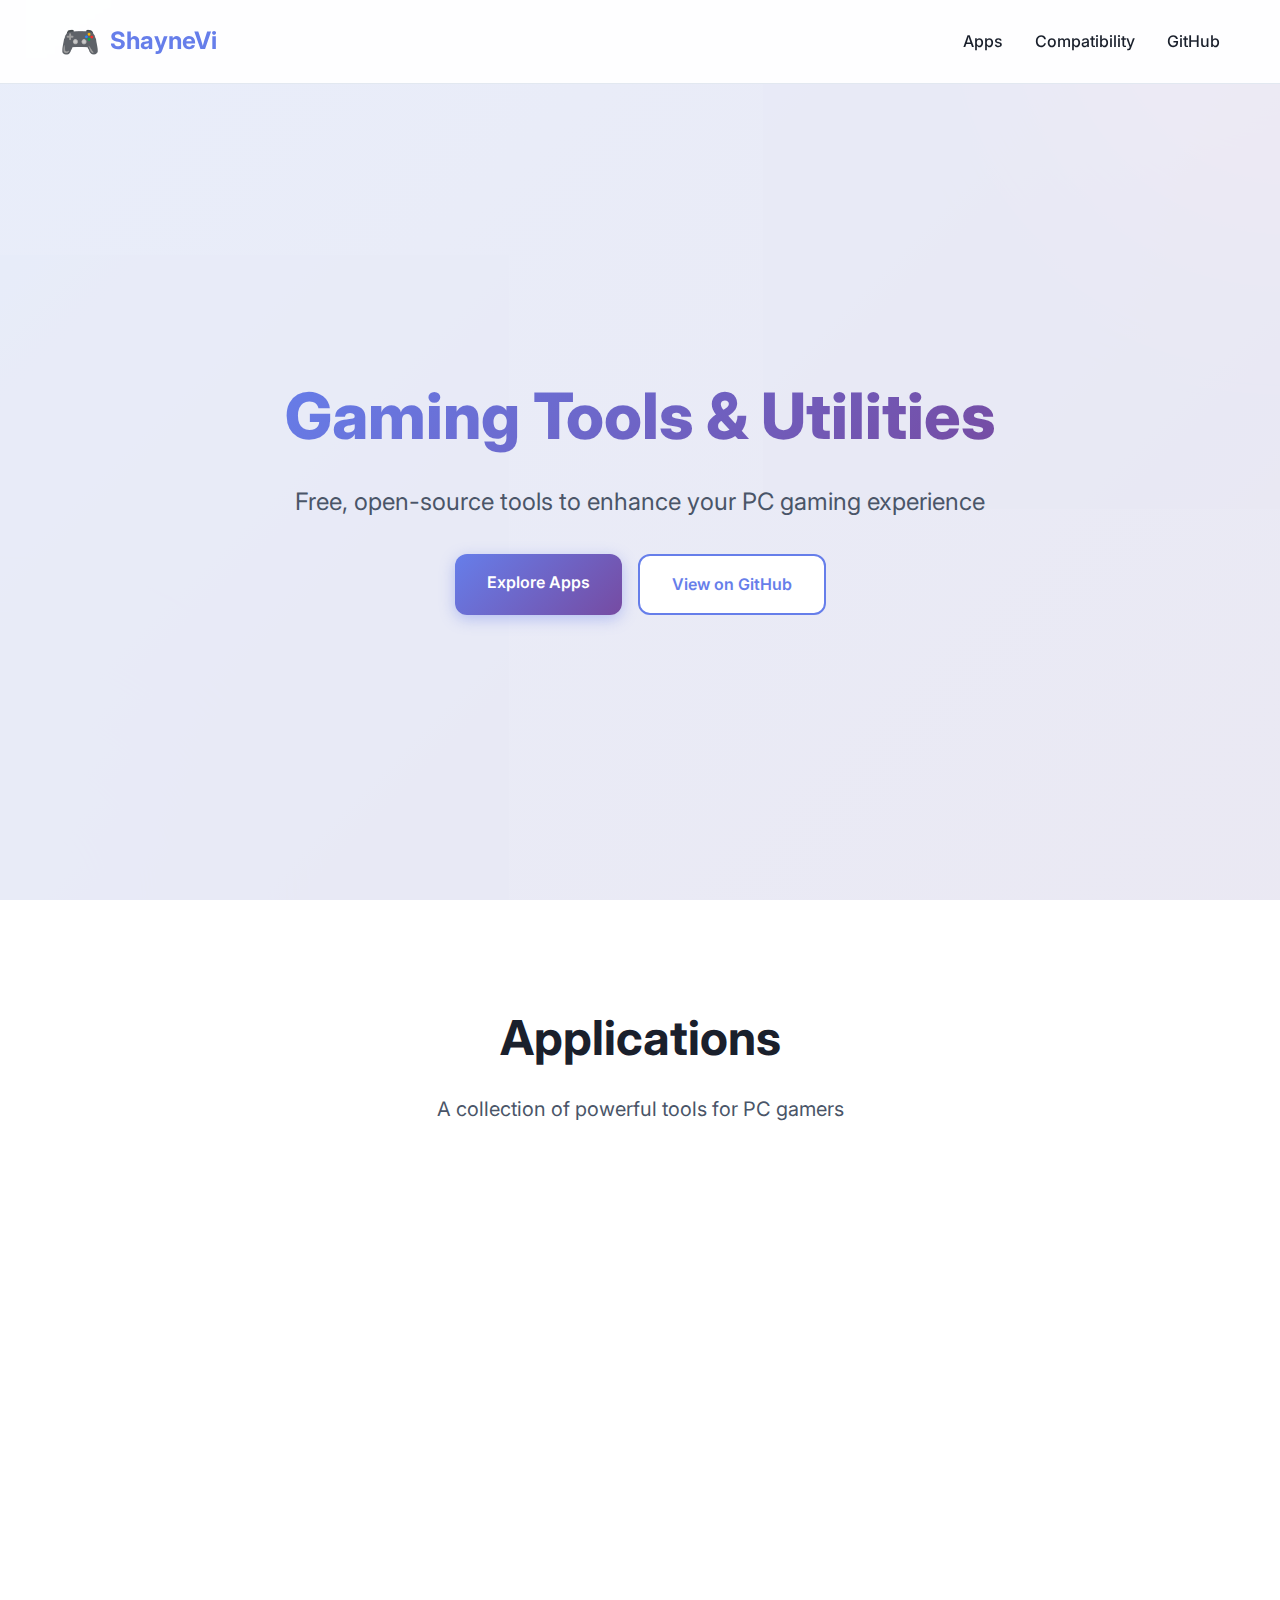
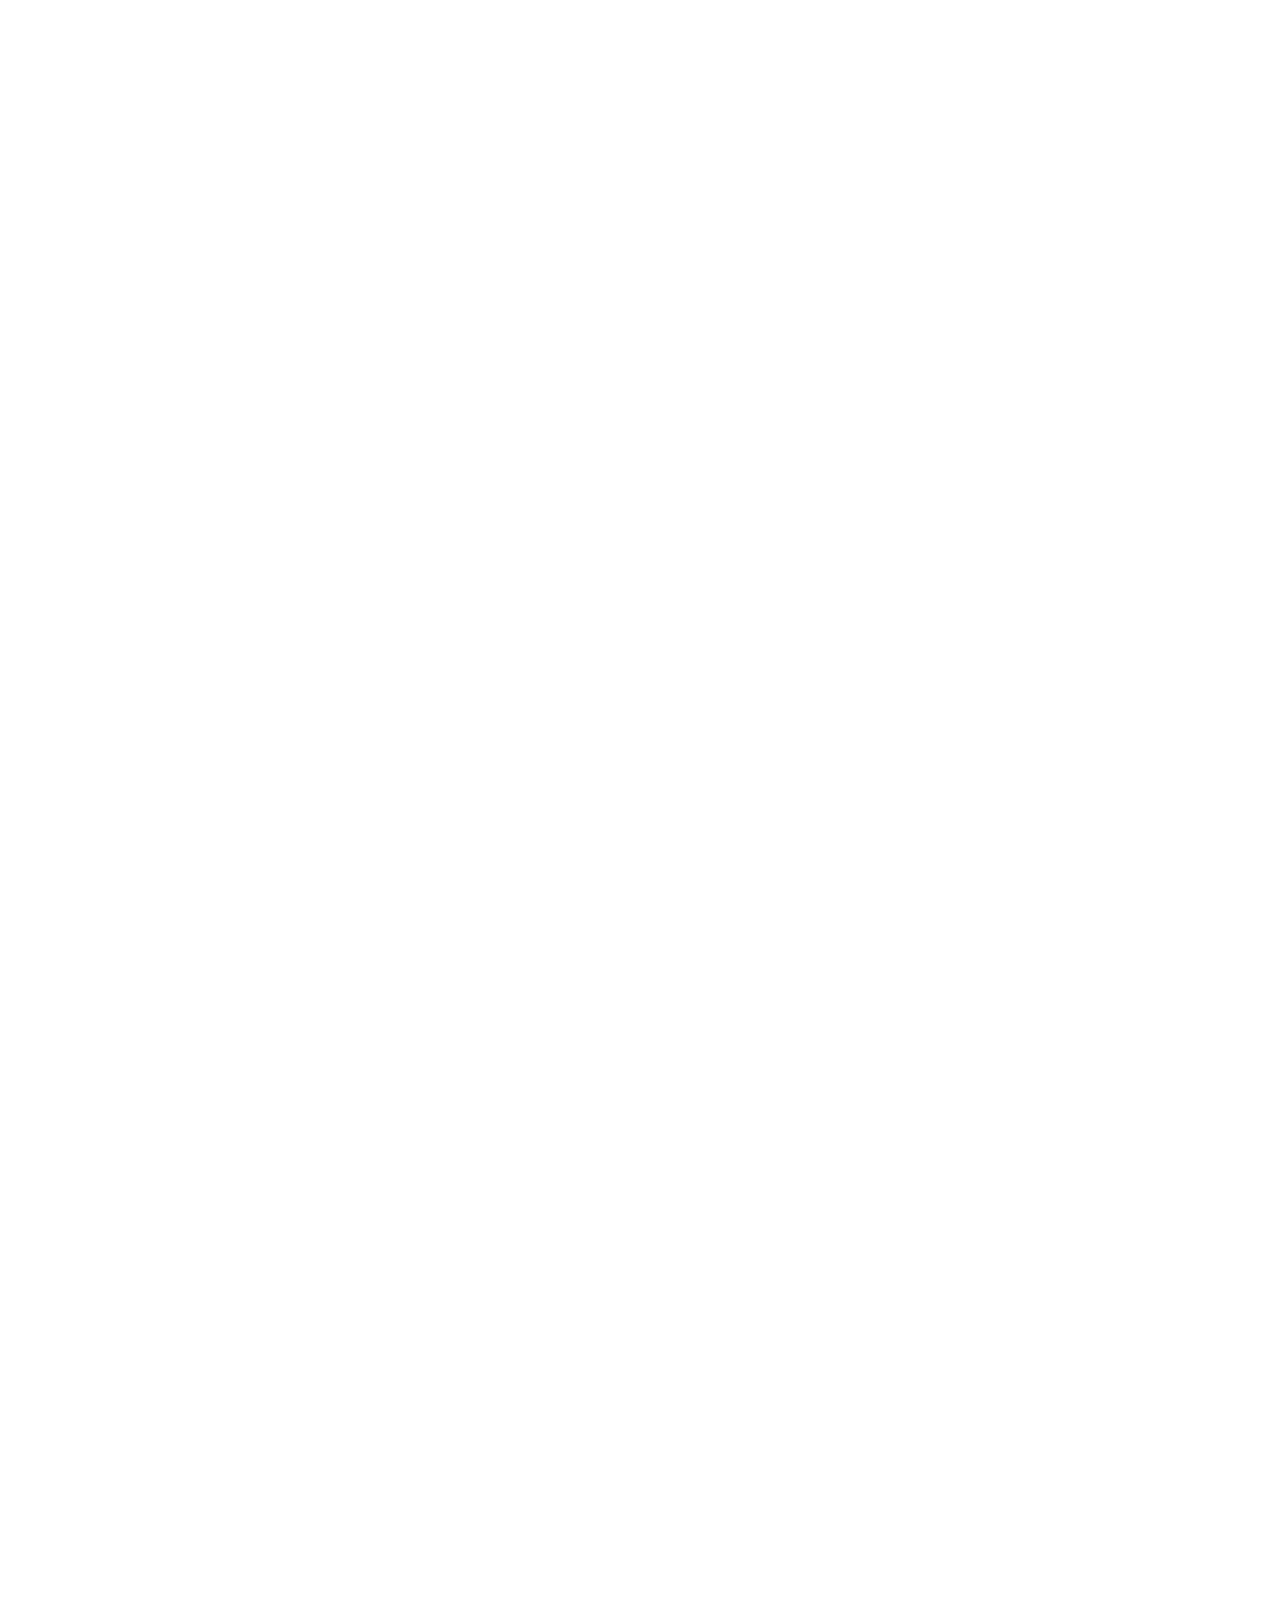
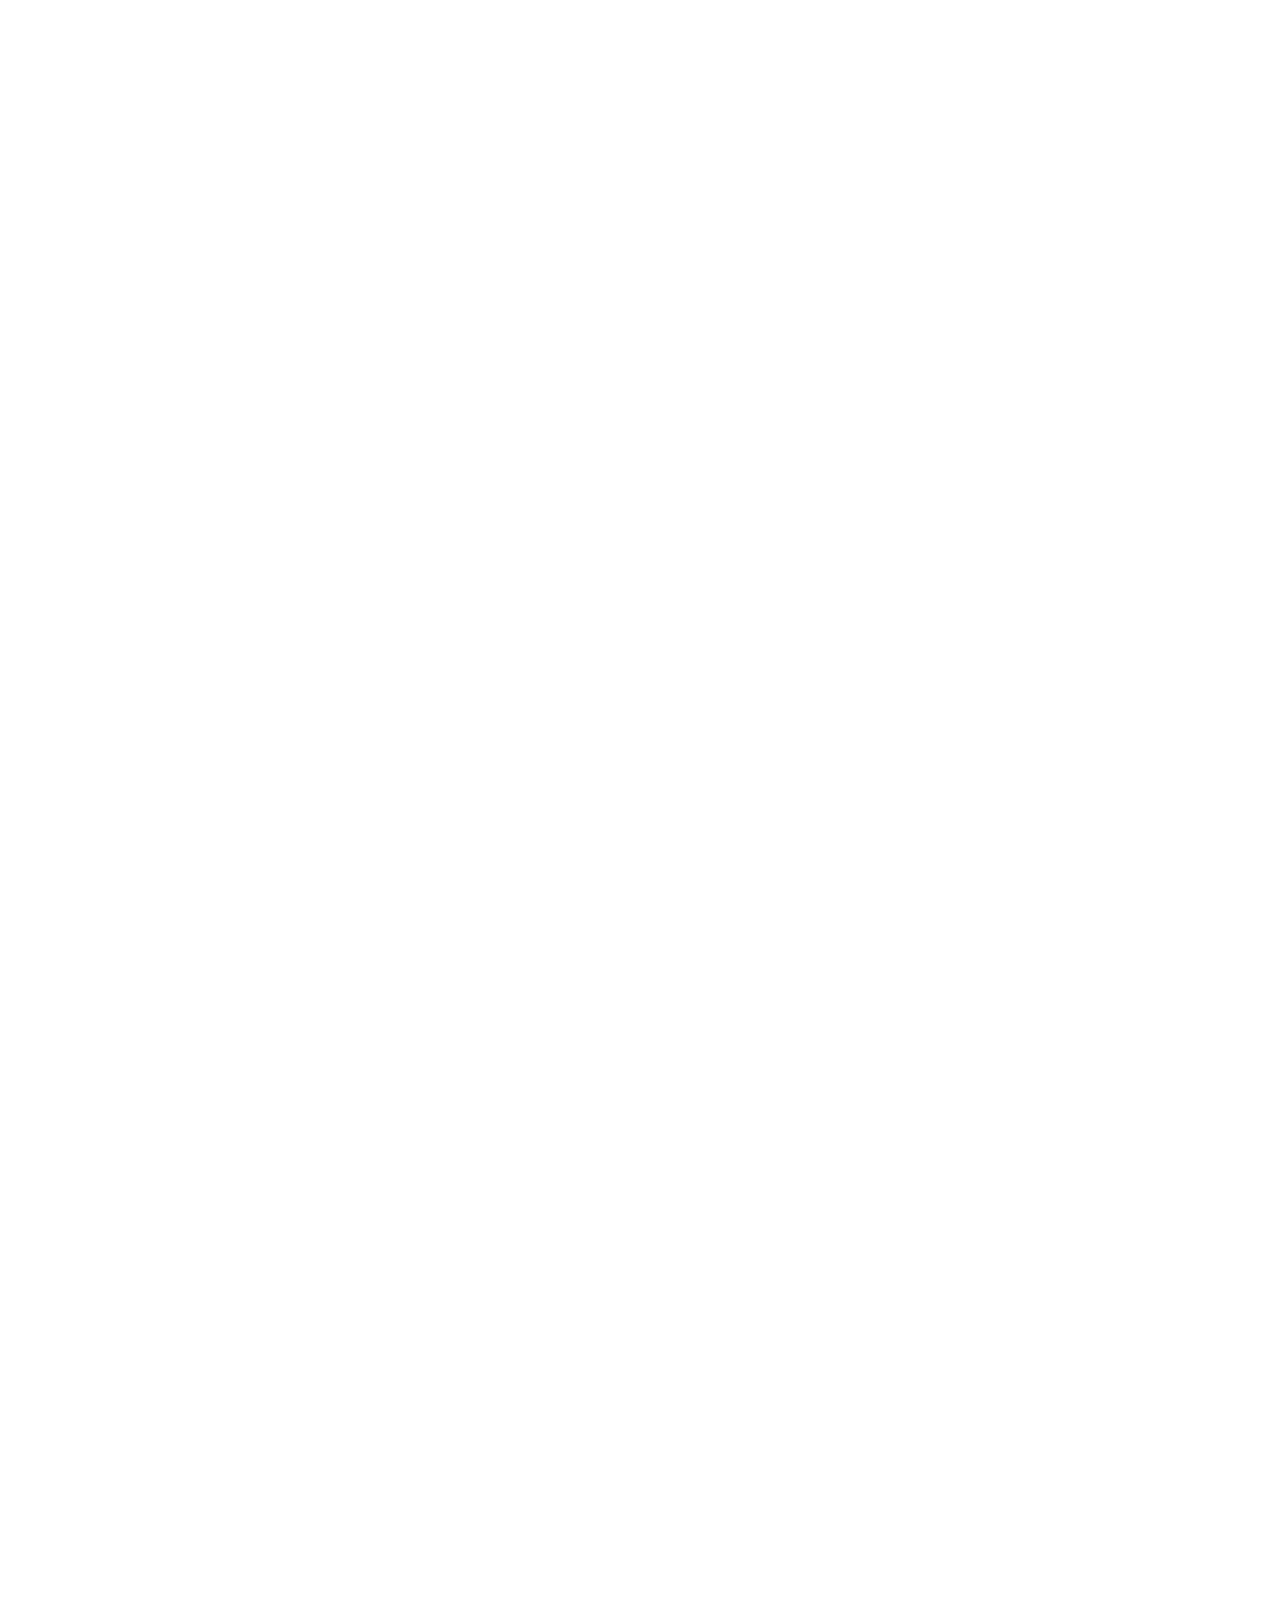
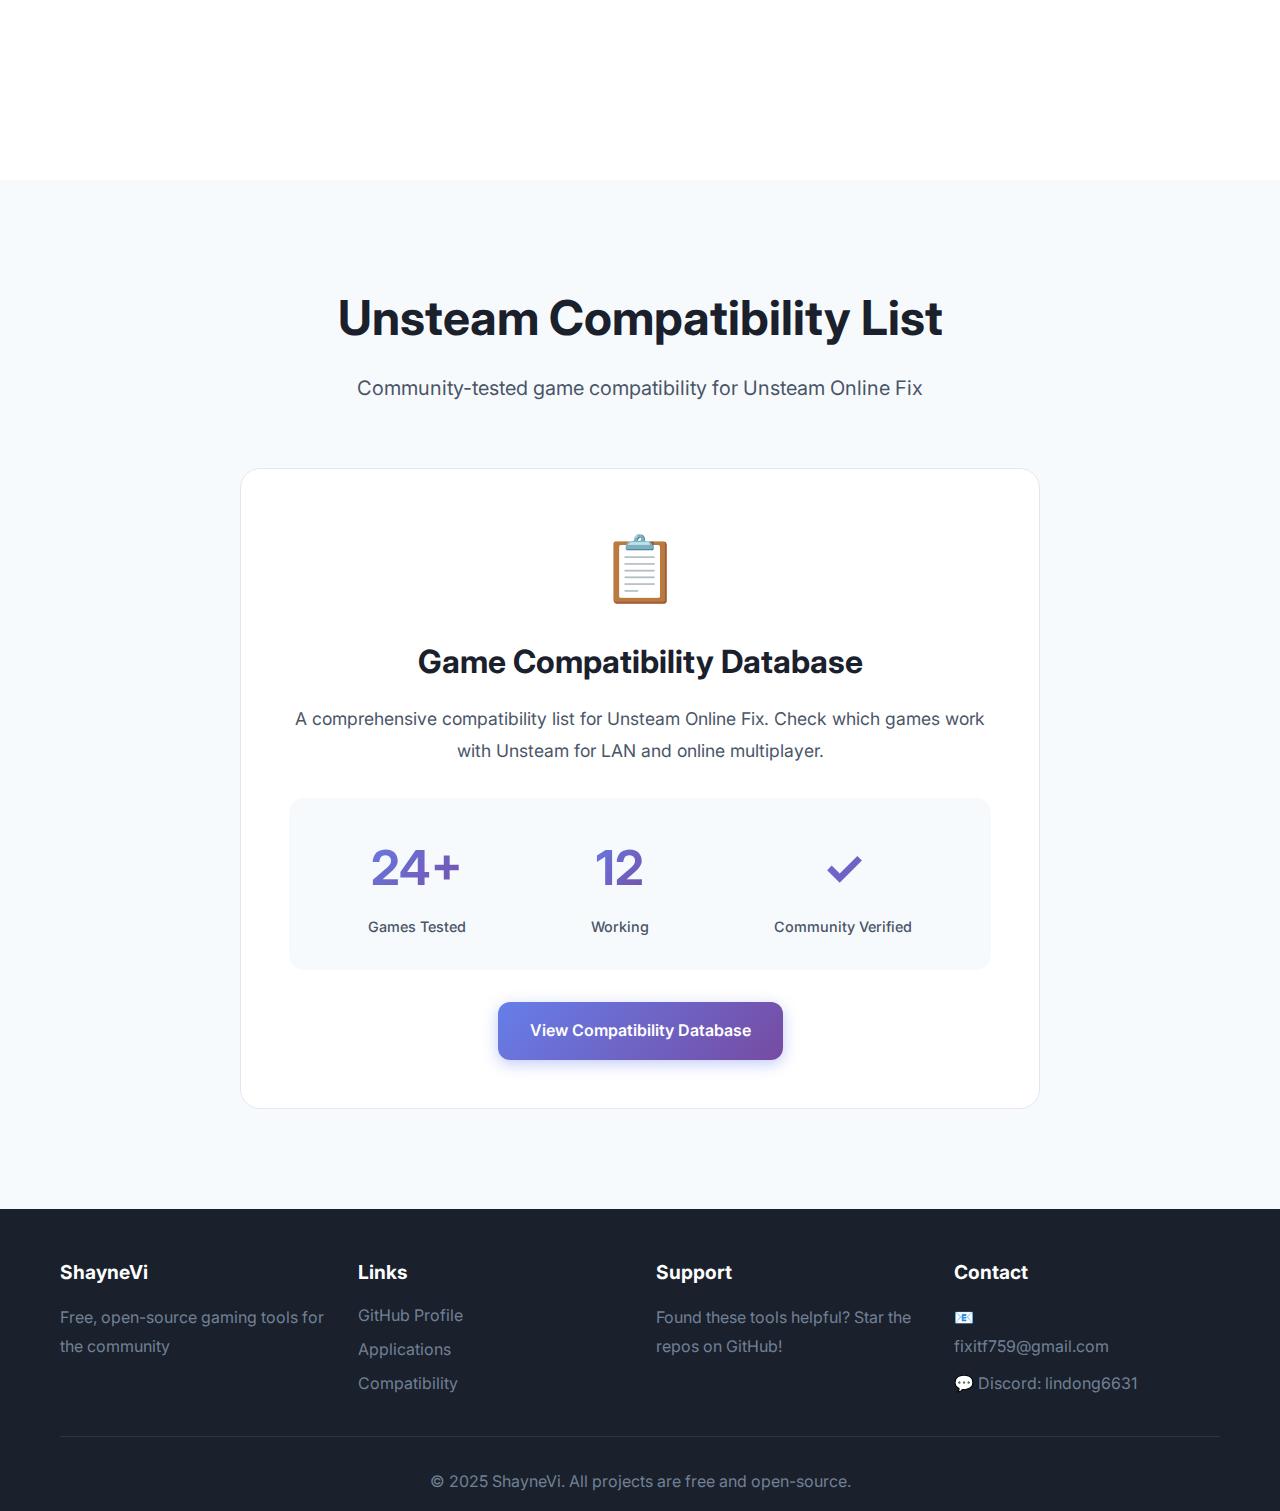
<file: docs/index.html>
<!DOCTYPE html>
<html lang="en">
<head>
    <meta charset="UTF-8">
    <meta name="viewport" content="width=device-width, initial-scale=1.0">
    <title>ShayneVi - Gaming Tools & Utilities</title>
    <link rel="stylesheet" href="styles.css">
    <link rel="preconnect" href="https://fonts.googleapis.com">
    <link rel="preconnect" href="https://fonts.gstatic.com" crossorigin>
    <link href="https://fonts.googleapis.com/css2?family=Inter:wght@300;400;500;600;700;800&display=swap" rel="stylesheet">
</head>
<body>
    <!-- Navigation -->
    <nav class="navbar">
        <div class="container">
            <div class="nav-brand">
                <span class="brand-icon">🎮</span>
                <span class="brand-text">ShayneVi</span>
            </div>
            <div class="nav-links">
                <a href="#apps" class="nav-link">Apps</a>
                <a href="#compatibility" class="nav-link">Compatibility</a>
                <a href="https://github.com/ShayneVi" target="_blank" class="nav-link">GitHub</a>
            </div>
        </div>
    </nav>

    <!-- Hero Section -->
    <section class="hero">
        <div class="hero-background"></div>
        <div class="container hero-content">
            <h1 class="hero-title">Gaming Tools & Utilities</h1>
            <p class="hero-subtitle">Free, open-source tools to enhance your PC gaming experience</p>
            <div class="hero-buttons">
                <a href="#apps" class="btn btn-primary">Explore Apps</a>
                <a href="https://github.com/ShayneVi" target="_blank" class="btn btn-secondary">View on GitHub</a>
            </div>
        </div>
        <div class="hero-decoration"></div>
    </section>

    <!-- Apps Section -->
    <section id="apps" class="apps-section">
        <div class="container">
            <h2 class="section-title">Applications</h2>
            <p class="section-subtitle">A collection of powerful tools for PC gamers</p>

            <div class="apps-grid">
                <!-- Global Fix -->
                <div class="app-card app-card-featured" data-aos="fade-up">
                    <div class="app-header">
                        <div class="app-icon">🌐</div>
                        <h3 class="app-title">Global Online Fix</h3>
                        <span class="app-badge">Featured</span>
                    </div>

                    <p class="app-description">All-in-one modular tool that combines Unsteam online fix, Goldberg Steam emulator, and Steamless DRM removal into a single, easy-to-use interface.</p>

                    <div class="app-features">
                        <h4>Key Features:</h4>
                        <ul>
                            <li><strong>Unsteam Integration:</strong> Enable LAN and online multiplayer without Steam authentication</li>
                            <li><strong>Goldberg Emulator:</strong> Full Steam API emulation with achievements and VLAN support</li>
                            <li><strong>Steamless Support:</strong> Remove SteamStub DRM protection from game executables</li>
                            <li><strong>Selective Components:</strong> Choose which tools to apply - use them individually or together</li>
                            <li><strong>Auto-Detection:</strong> Automatically finds games and Steam installation</li>
                            <li><strong>Game Search:</strong> Built-in search for thousands of Steam games</li>
                        </ul>
                    </div>

                    <div class="app-tech">
                        <strong>Tech Stack:</strong>
                        <span class="tech-tag">Electron</span>
                        <span class="tech-tag">Node.js</span>
                        <span class="tech-tag">JavaScript</span>
                    </div>

                    <div class="app-tags">
                        <span class="tag">Unsteam</span>
                        <span class="tag">Goldberg</span>
                        <span class="tag">Steamless</span>
                        <span class="tag">LAN</span>
                        <span class="tag">Online Fix</span>
                    </div>

                    <div class="app-actions">
                        <a href="https://github.com/ShayneVi/Global-OnlineFix-Unsteam" target="_blank" class="btn btn-primary">
                            View on GitHub
                            <svg width="16" height="16" viewBox="0 0 16 16" fill="none" xmlns="http://www.w3.org/2000/svg">
                                <path d="M6 12L10 8L6 4" stroke="currentColor" stroke-width="2" stroke-linecap="round" stroke-linejoin="round"/>
                            </svg>
                        </a>
                        <a href="compatibility.html" class="btn btn-secondary">View Compatibility</a>
                    </div>
                </div>

                <!-- GameVault -->
                <div class="app-card app-card-featured" data-aos="fade-up" data-aos-delay="100">
                    <div class="app-header">
                        <div class="app-icon">🎯</div>
                        <h3 class="app-title">GameVault</h3>
                    </div>

                    <p class="app-description">Comprehensive game library manager with advanced organization features. Keep track of your game collection across multiple platforms and launchers.</p>

                    <div class="app-features">
                        <h4>Key Features:</h4>
                        <ul>
                            <li><strong>Multi-Platform Support:</strong> Manage games from Steam, Epic, GOG, and more</li>
                            <li><strong>Smart Organization:</strong> Auto-categorization by genre, platform, and playtime</li>
                            <li><strong>Advanced Search:</strong> Powerful filtering and sorting capabilities</li>
                            <li><strong>Custom Tags:</strong> Create your own organizational system</li>
                            <li><strong>Statistics Dashboard:</strong> Track your gaming habits and library value</li>
                        </ul>
                    </div>

                    <div class="app-tech">
                        <strong>Tech Stack:</strong>
                        <span class="tech-tag">Electron</span>
                        <span class="tech-tag">React</span>
                        <span class="tech-tag">SQLite</span>
                    </div>

                    <div class="app-tags">
                        <span class="tag">Library</span>
                        <span class="tag">Management</span>
                        <span class="tag">Organization</span>
                        <span class="tag">Multi-Platform</span>
                    </div>

                    <div class="app-actions">
                        <a href="https://github.com/ShayneVi/GameVault" target="_blank" class="btn btn-primary">
                            View on GitHub
                            <svg width="16" height="16" viewBox="0 0 16 16" fill="none" xmlns="http://www.w3.org/2000/svg">
                                <path d="M6 12L10 8L6 4" stroke="currentColor" stroke-width="2" stroke-linecap="round" stroke-linejoin="round"/>
                            </svg>
                        </a>
                    </div>
                </div>

                <!-- Steam Save Monitor -->
                <div class="app-card app-card-featured" data-aos="fade-up" data-aos-delay="200">
                    <div class="app-header">
                        <div class="app-icon">💾</div>
                        <h3 class="app-title">Steam Save Monitor</h3>
                    </div>

                    <p class="app-description">Automated save file and achievement backup system for Steam games. Never lose your progress or achievements again with intelligent detection and cloud backup support.</p>

                    <div class="app-features">
                        <h4>Key Features:</h4>
                        <ul>
                            <li><strong>Auto-Detection:</strong> Automatically finds save files for all your Steam games</li>
                            <li><strong>Achievement Monitoring:</strong> Track and backup your Steam achievements</li>
                            <li><strong>Real-Time Monitoring:</strong> Watches for changes and creates instant backups</li>
                            <li><strong>Scheduled Backups:</strong> Set up automatic backup intervals</li>
                            <li><strong>Version History:</strong> Keep multiple backup versions with timestamps</li>
                            <li><strong>Cloud Integration:</strong> Sync backups to Google Drive, Dropbox, or OneDrive</li>
                            <li><strong>One-Click Restore:</strong> Quickly recover from any backup point</li>
                        </ul>
                    </div>

                    <div class="app-tech">
                        <strong>Tech Stack:</strong>
                        <span class="tech-tag">Python</span>
                        <span class="tech-tag">WatchDog</span>
                        <span class="tech-tag">Cloud APIs</span>
                    </div>

                    <div class="app-tags">
                        <span class="tag">Backup</span>
                        <span class="tag">Saves</span>
                        <span class="tag">Steam</span>
                        <span class="tag">Auto-Monitor</span>
                    </div>

                    <div class="app-actions">
                        <a href="https://github.com/ShayneVi/Steam-Save-Monitor" target="_blank" class="btn btn-primary">
                            View on GitHub
                            <svg width="16" height="16" viewBox="0 0 16 16" fill="none" xmlns="http://www.w3.org/2000/svg">
                                <path d="M6 12L10 8L6 4" stroke="currentColor" stroke-width="2" stroke-linecap="round" stroke-linejoin="round"/>
                            </svg>
                        </a>
                    </div>
                </div>

                <!-- Online Fix Store App -->
                <div class="app-card" data-aos="fade-up" data-aos-delay="300">
                    <div class="app-icon">🏪</div>
                    <h3 class="app-title">Online Fix Store</h3>
                    <p class="app-description">Browse and manage online fixes from a centralized store. Easy access to community-maintained fixes and patches for your favorite games.</p>
                    <div class="app-tags">
                        <span class="tag">Store</span>
                        <span class="tag">Community</span>
                    </div>
                    <a href="https://github.com/ShayneVi/Online-Fix-Store-App" target="_blank" class="app-link">
                        View on GitHub
                        <svg width="16" height="16" viewBox="0 0 16 16" fill="none" xmlns="http://www.w3.org/2000/svg">
                            <path d="M6 12L10 8L6 4" stroke="currentColor" stroke-width="2" stroke-linecap="round" stroke-linejoin="round"/>
                        </svg>
                    </a>
                </div>

                <!-- SteamBPRedirector -->
                <div class="app-card" data-aos="fade-up" data-aos-delay="400">
                    <div class="app-icon">🔀</div>
                    <h3 class="app-title">SteamBP Redirector</h3>
                    <p class="app-description">Redirect Steam Big Picture mode functionality and customize your Steam experience.</p>
                    <div class="app-tags">
                        <span class="tag">Steam</span>
                        <span class="tag">Utility</span>
                    </div>
                    <a href="https://github.com/ShayneVi/SteamBPRedirector" target="_blank" class="app-link">
                        View on GitHub
                        <svg width="16" height="16" viewBox="0 0 16 16" fill="none" xmlns="http://www.w3.org/2000/svg">
                            <path d="M6 12L10 8L6 4" stroke="currentColor" stroke-width="2" stroke-linecap="round" stroke-linejoin="round"/>
                        </svg>
                    </a>
                </div>

                <!-- Sims 4 Mod Manager -->
                <div class="app-card" data-aos="fade-up" data-aos-delay="500">
                    <div class="app-icon">🎮</div>
                    <h3 class="app-title">Sims 4 Mod Manager</h3>
                    <p class="app-description">Manage your Sims 4 mods and custom content with ease. Organize, enable, disable, and update mods effortlessly.</p>
                    <div class="app-tags">
                        <span class="tag">Sims 4</span>
                        <span class="tag">Mod Manager</span>
                    </div>
                    <a href="https://github.com/ShayneVi/Sims4ModManager" target="_blank" class="app-link">
                        View on GitHub
                        <svg width="16" height="16" viewBox="0 0 16 16" fill="none" xmlns="http://www.w3.org/2000/svg">
                            <path d="M6 12L10 8L6 4" stroke="currentColor" stroke-width="2" stroke-linecap="round" stroke-linejoin="round"/>
                        </svg>
                    </a>
                </div>

                <!-- OnlineFix Plugin -->
                <div class="app-card" data-aos="fade-up" data-aos-delay="600">
                    <div class="app-icon">🔌</div>
                    <h3 class="app-title">OnlineFix Plugin</h3>
                    <p class="app-description">Plugin integration for online fix functionality. Enhance your gaming experience with automated fix management.</p>
                    <div class="app-tags">
                        <span class="tag">Plugin</span>
                        <span class="tag">Online Fix</span>
                    </div>
                    <a href="https://github.com/ShayneVi/OnlineFix-Plugin" target="_blank" class="app-link">
                        View on GitHub
                        <svg width="16" height="16" viewBox="0 0 16 16" fill="none" xmlns="http://www.w3.org/2000/svg">
                            <path d="M6 12L10 8L6 4" stroke="currentColor" stroke-width="2" stroke-linecap="round" stroke-linejoin="round"/>
                        </svg>
                    </a>
                </div>

                <!-- Ludusavi Restore Plugin -->
                <div class="app-card" data-aos="fade-up" data-aos-delay="700">
                    <div class="app-icon">💾</div>
                    <h3 class="app-title">Ludusavi Restore Plugin</h3>
                    <p class="app-description">Automated save restoration plugin for Ludusavi. Seamlessly restore game saves with one click.</p>
                    <div class="app-tags">
                        <span class="tag">Plugin</span>
                        <span class="tag">Save Backup</span>
                    </div>
                    <a href="https://github.com/ShayneVi/LudusaviRestore-Plugin" target="_blank" class="app-link">
                        View on GitHub
                        <svg width="16" height="16" viewBox="0 0 16 16" fill="none" xmlns="http://www.w3.org/2000/svg">
                            <path d="M6 12L10 8L6 4" stroke="currentColor" stroke-width="2" stroke-linecap="round" stroke-linejoin="round"/>
                        </svg>
                    </a>
                </div>
            </div>
        </div>
    </section>

    <!-- Compatibility List Section -->
    <section id="compatibility" class="compatibility-section">
        <div class="container">
            <h2 class="section-title">Unsteam Compatibility List</h2>
            <p class="section-subtitle">Community-tested game compatibility for Unsteam Online Fix</p>

            <div class="compatibility-card">
                <div class="compatibility-icon">📋</div>
                <h3>Game Compatibility Database</h3>
                <p>A comprehensive compatibility list for Unsteam Online Fix. Check which games work with Unsteam for LAN and online multiplayer.</p>
                <div class="compatibility-placeholder">
                    <div class="placeholder-stats">
                        <div class="stat">
                            <div class="stat-number">24+</div>
                            <div class="stat-label">Games Tested</div>
                        </div>
                        <div class="stat">
                            <div class="stat-number">12</div>
                            <div class="stat-label">Working</div>
                        </div>
                        <div class="stat">
                            <div class="stat-number">✓</div>
                            <div class="stat-label">Community Verified</div>
                        </div>
                    </div>
                </div>
                <a href="compatibility.html" class="btn btn-primary" style="margin-top: 2rem;">View Compatibility Database</a>
            </div>
        </div>
    </section>

    <!-- Footer -->
    <footer class="footer">
        <div class="container">
            <div class="footer-content">
                <div class="footer-section">
                    <h4>ShayneVi</h4>
                    <p>Free, open-source gaming tools for the community</p>
                </div>
                <div class="footer-section">
                    <h4>Links</h4>
                    <a href="https://github.com/ShayneVi" target="_blank">GitHub Profile</a>
                    <a href="#apps">Applications</a>
                    <a href="#compatibility">Compatibility</a>
                </div>
                <div class="footer-section">
                    <h4>Support</h4>
                    <p>Found these tools helpful? Star the repos on GitHub!</p>
                </div>
                <div class="footer-section">
                    <h4>Contact</h4>
                    <div class="contact-info">
                        <p>📧 <a href="mailto:fixitf759@gmail.com">fixitf759@gmail.com</a></p>
                        <p>💬 Discord: lindong6631</p>
                    </div>
                </div>
            </div>
            <div class="footer-bottom">
                <p>&copy; 2025 ShayneVi. All projects are free and open-source.</p>
            </div>
        </div>
    </footer>

    <script src="script.js"></script>
</body>
</html>
</file>
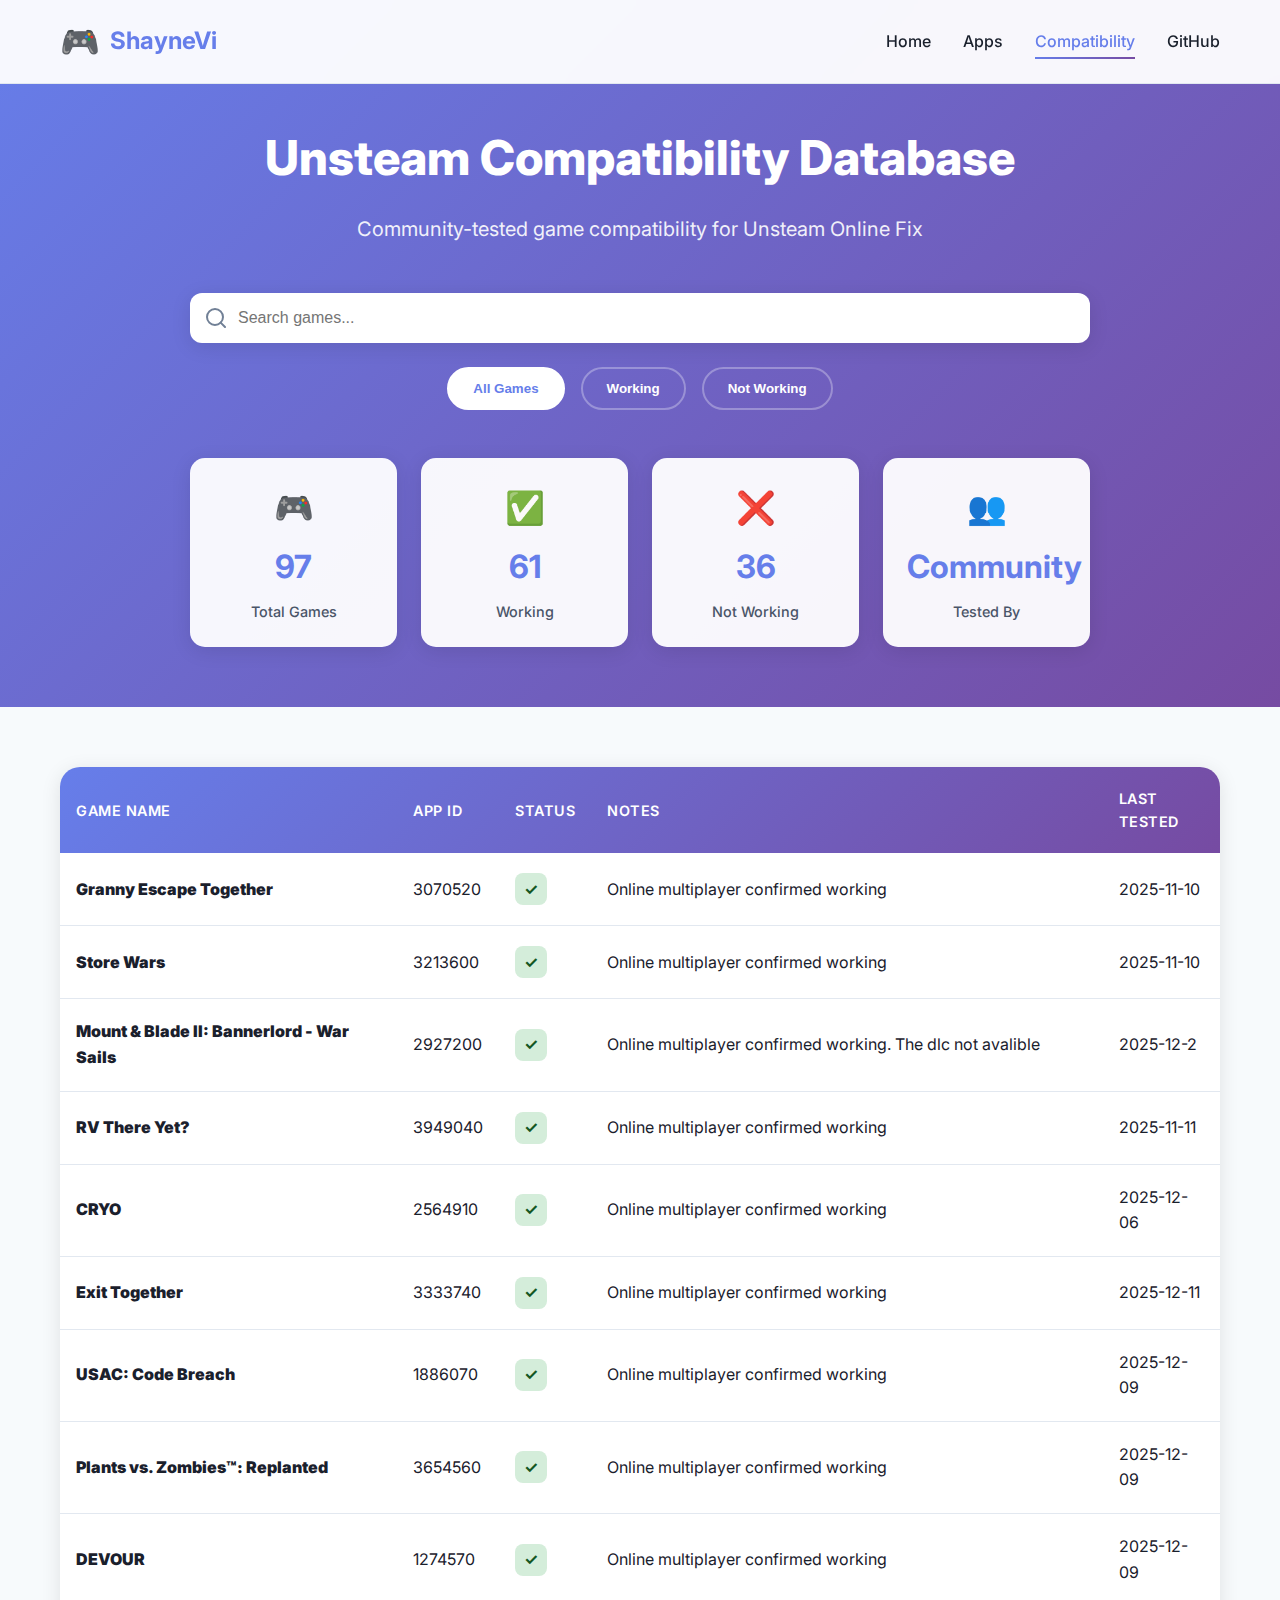
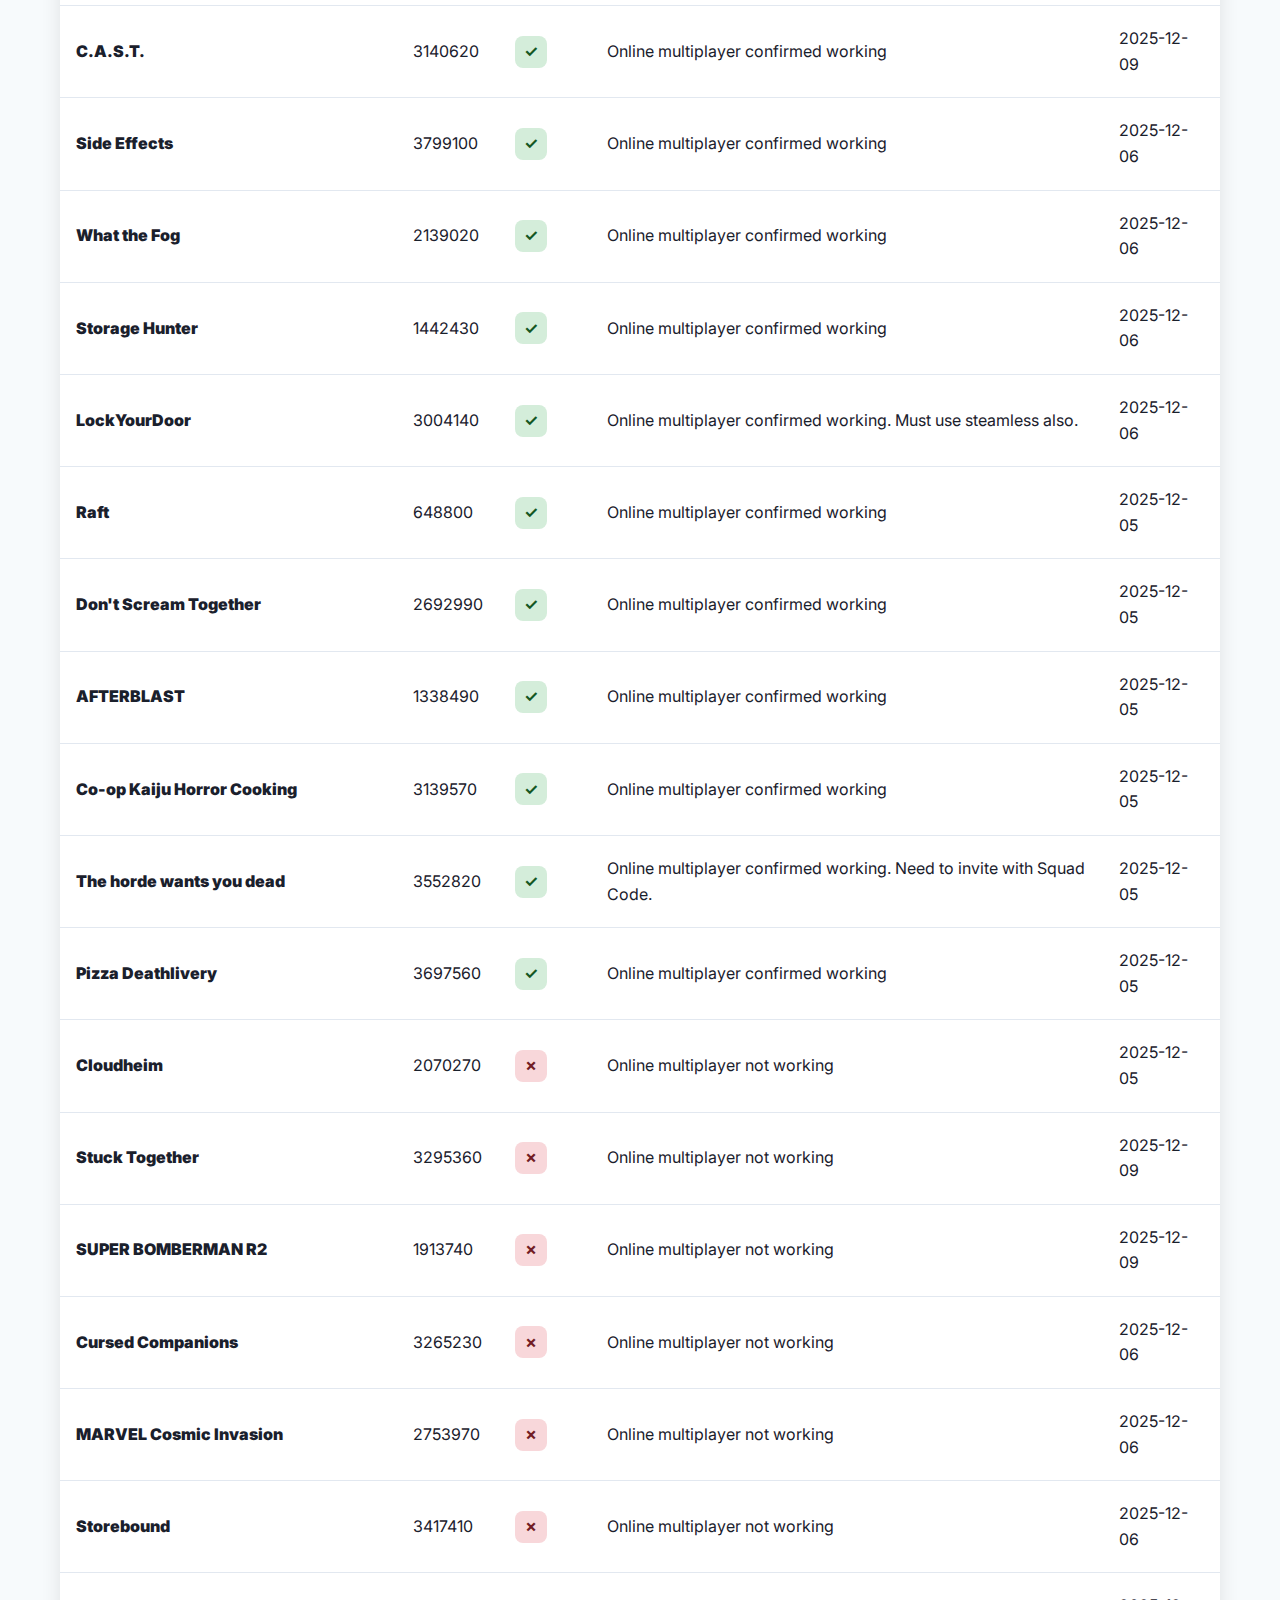
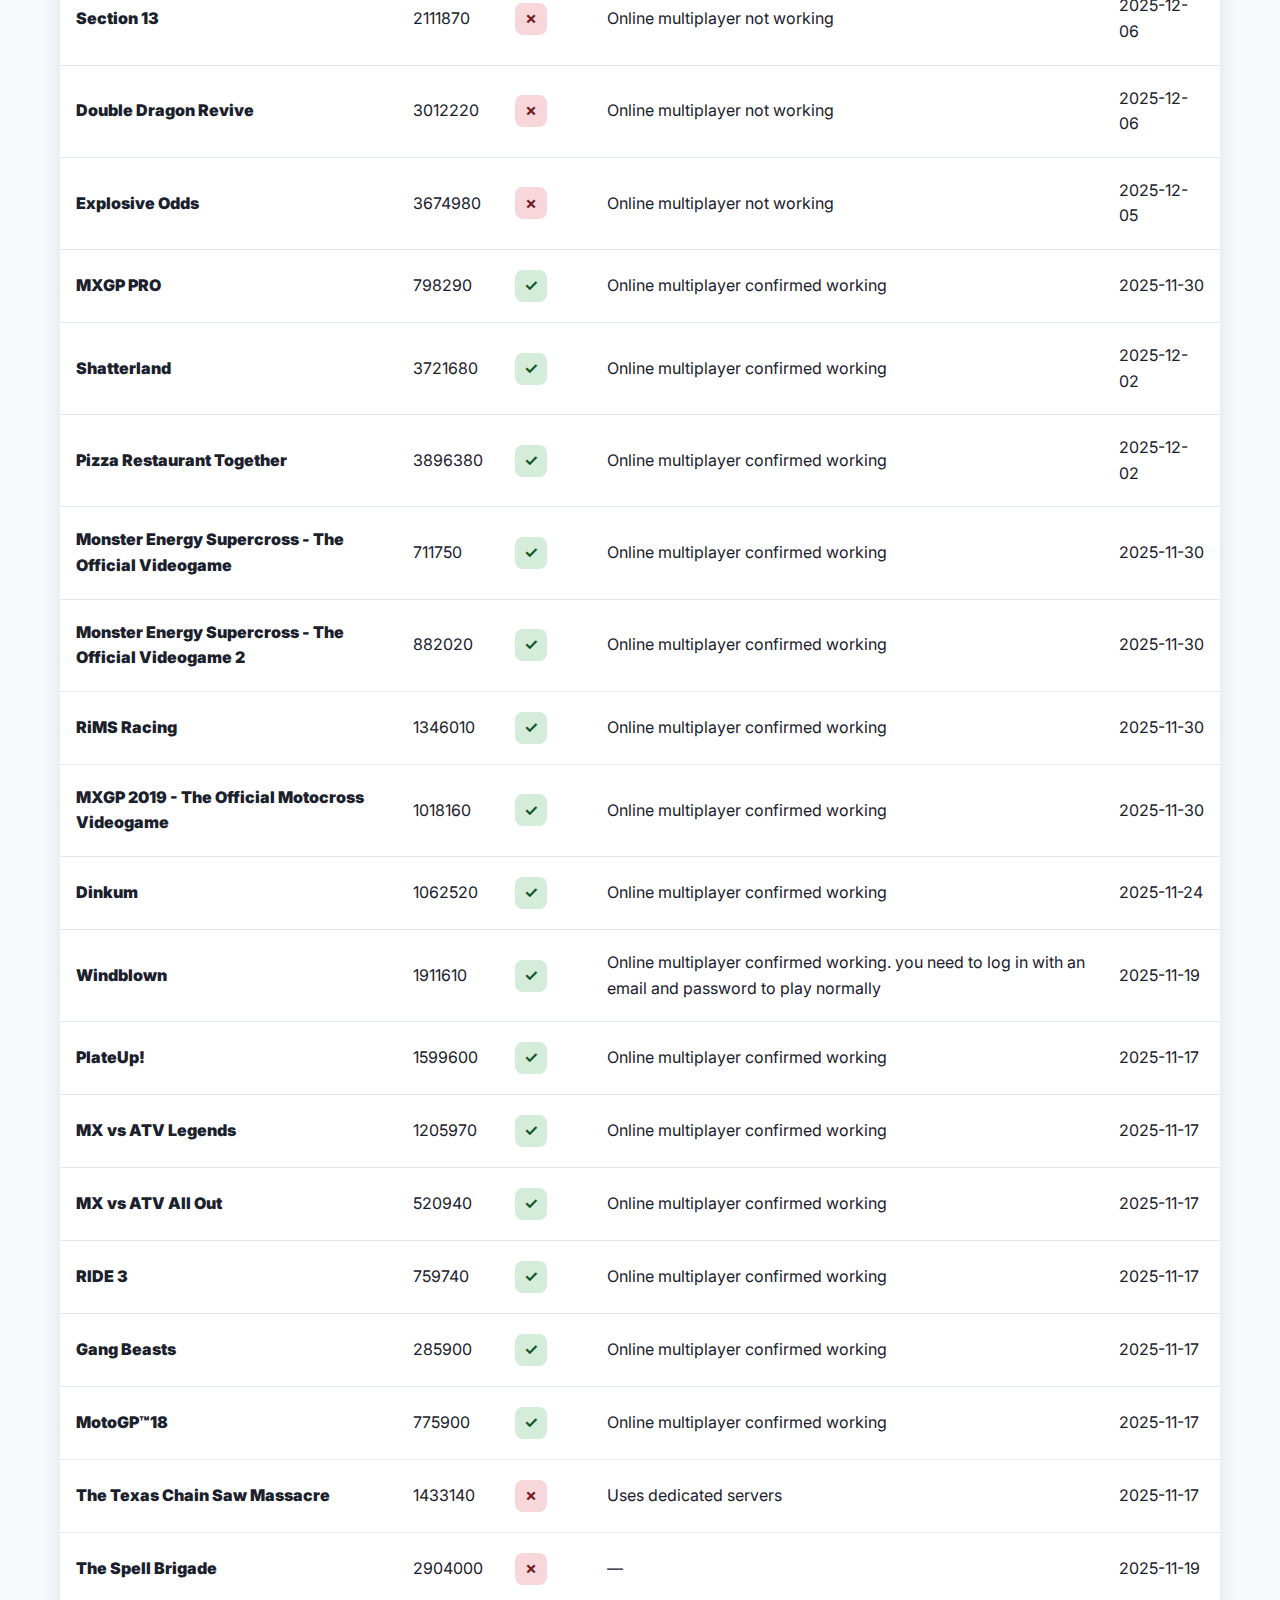
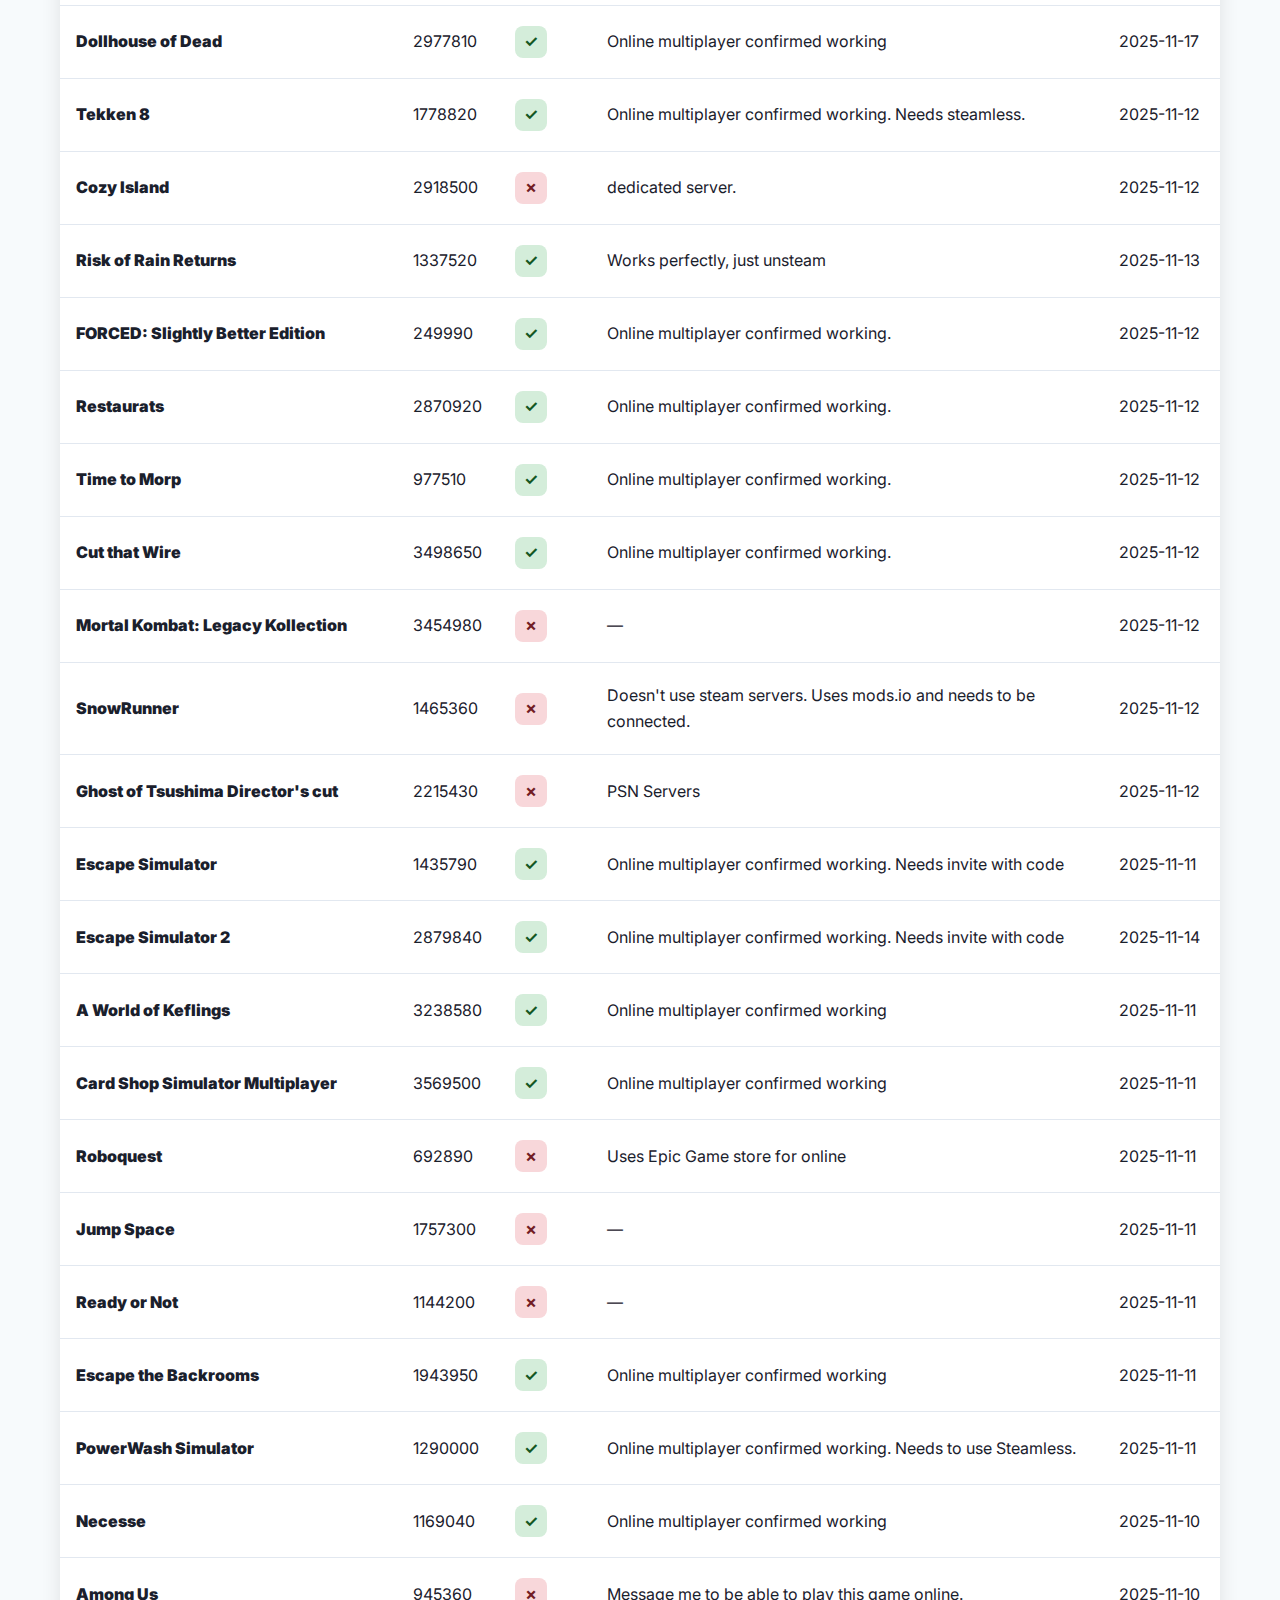
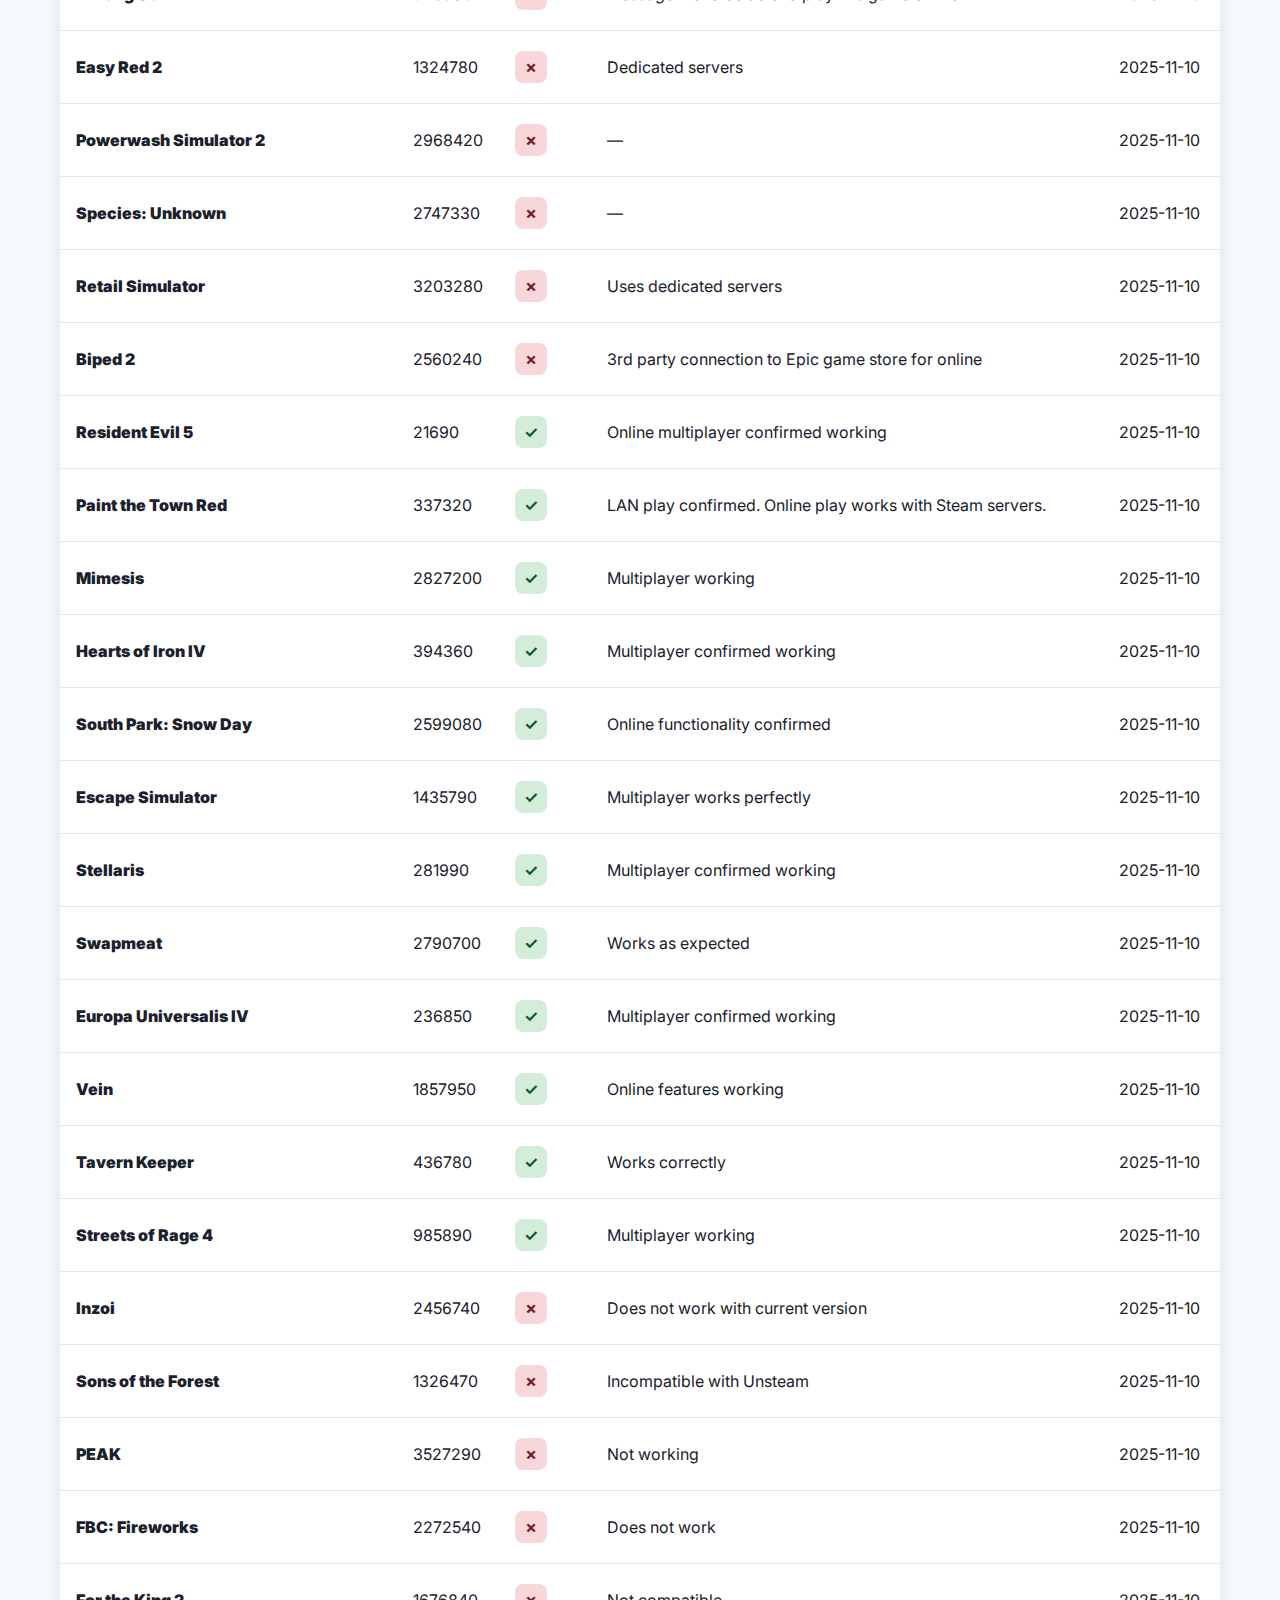
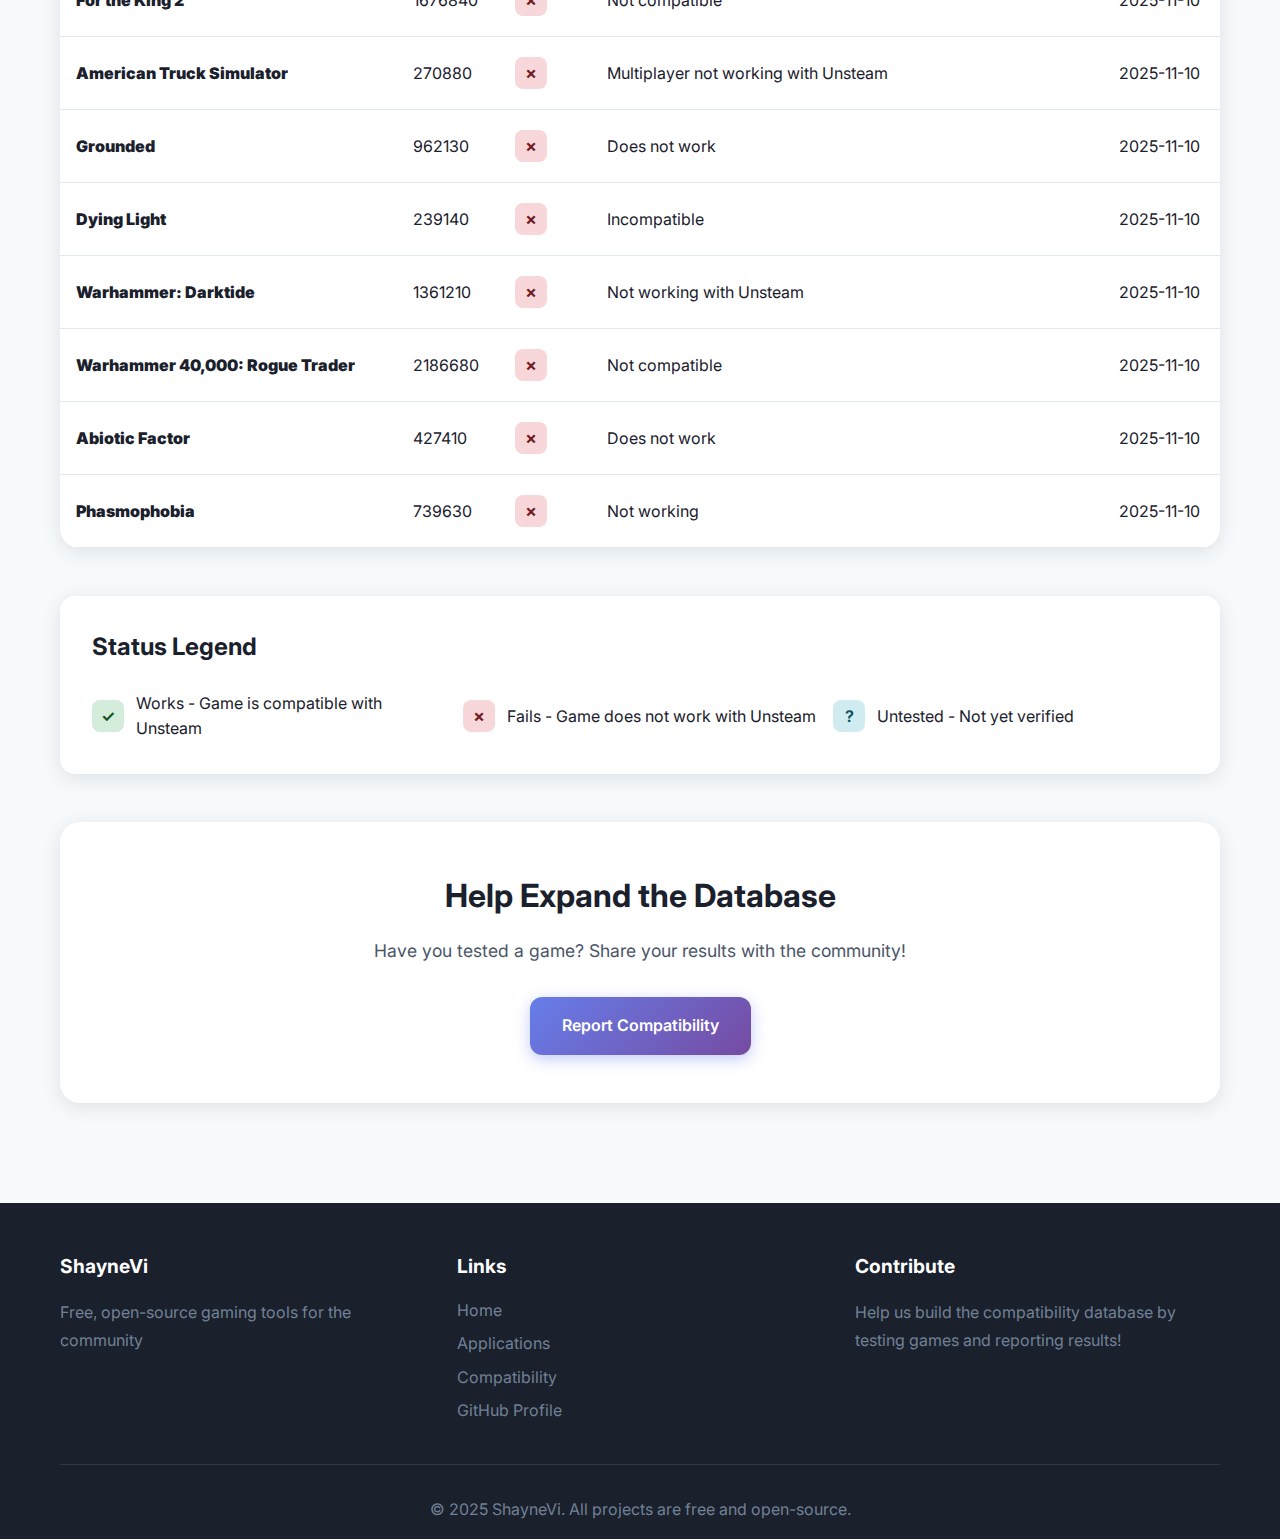
<file: docs/compatibility.html>
<!DOCTYPE html>
<html lang="en">
<head>
    <meta charset="UTF-8">
    <meta name="viewport" content="width=device-width, initial-scale=1.0">
    <title>Compatibility List - Global Online Fix</title>
    <link rel="stylesheet" href="styles.css">
    <link rel="stylesheet" href="compatibility.css">
    <link rel="preconnect" href="https://fonts.googleapis.com">
    <link rel="preconnect" href="https://fonts.gstatic.com" crossorigin>
    <link href="https://fonts.googleapis.com/css2?family=Inter:wght@300;400;500;600;700;800&display=swap" rel="stylesheet">
</head>
<body>
    <!-- Navigation -->
    <nav class="navbar">
        <div class="container">
            <div class="nav-brand">
                <span class="brand-icon">🎮</span>
                <span class="brand-text">ShayneVi</span>
            </div>
            <div class="nav-links">
                <a href="index.html" class="nav-link">Home</a>
                <a href="index.html#apps" class="nav-link">Apps</a>
                <a href="compatibility.html" class="nav-link active">Compatibility</a>
                <a href="https://github.com/ShayneVi" target="_blank" class="nav-link">GitHub</a>
            </div>
        </div>
    </nav>

    <!-- Header -->
    <section class="compat-header">
        <div class="container">
            <h1 class="compat-title">Unsteam Compatibility Database</h1>
            <p class="compat-subtitle">Community-tested game compatibility for Unsteam Online Fix</p>

            <!-- Search and Filter -->
            <div class="compat-controls">
                <div class="search-box">
                    <svg width="20" height="20" viewBox="0 0 20 20" fill="none" xmlns="http://www.w3.org/2000/svg">
                        <path d="M9 17C13.4183 17 17 13.4183 17 9C17 4.58172 13.4183 1 9 1C4.58172 1 1 4.58172 1 9C1 13.4183 4.58172 17 9 17Z" stroke="currentColor" stroke-width="2" stroke-linecap="round" stroke-linejoin="round"/>
                        <path d="M19 19L14.65 14.65" stroke="currentColor" stroke-width="2" stroke-linecap="round" stroke-linejoin="round"/>
                    </svg>
                    <input type="text" id="searchInput" placeholder="Search games...">
                </div>

                <div class="filter-buttons">
                    <button class="filter-btn active" data-filter="all">All Games</button>
                    <button class="filter-btn" data-filter="works">Working</button>
                    <button class="filter-btn" data-filter="fails">Not Working</button>
                </div>
            </div>

            <!-- Stats -->
            <div class="compat-stats">
                <div class="stat-card">
                    <div class="stat-icon">🎮</div>
                    <div class="stat-value" id="totalGames">0</div>
                    <div class="stat-label">Total Games</div>
                </div>
                <div class="stat-card">
                    <div class="stat-icon">✅</div>
                    <div class="stat-value" id="workingGames">0</div>
                    <div class="stat-label">Working</div>
                </div>
                <div class="stat-card">
                    <div class="stat-icon">❌</div>
                    <div class="stat-value" id="failingGames">0</div>
                    <div class="stat-label">Not Working</div>
                </div>
                <div class="stat-card">
                    <div class="stat-icon">👥</div>
                    <div class="stat-value">Community</div>
                    <div class="stat-label">Tested By</div>
                </div>
            </div>
        </div>
    </section>

    <!-- Compatibility Table -->
    <section class="compat-section">
        <div class="container">
            <div class="table-container">
                <table class="compat-table" id="compatTable">
                    <thead>
                        <tr>
                            <th>Game Name</th>
                            <th>App ID</th>
                            <th>Status</th>
                            <th>Notes</th>
                            <th>Last Tested</th>
                        </tr>
                    </thead>
                    <tbody id="compatTableBody">
                        <!-- Sample data - will be replaced with actual data -->
                        <tr>
                            <td colspan="5" class="no-data">
                                <div class="no-data-content">
                                    <div class="no-data-icon">📋</div>
                                    <h3>Compatibility Data Coming Soon</h3>
                                    <p>The community-tested Unsteam compatibility database is being compiled.</p>
                                    <p>Once available, you'll be able to:</p>
                                    <ul>
                                        <li>Search for your favorite games</li>
                                        <li>Check Unsteam compatibility status</li>
                                        <li>View community notes and tips</li>
                                        <li>Contribute your own test results</li>
                                    </ul>
                                </div>
                            </td>
                        </tr>
                    </tbody>
                </table>
            </div>

            <!-- Legend -->
            <div class="legend">
                <h3>Status Legend</h3>
                <div class="legend-items">
                    <div class="legend-item">
                        <span class="status-badge status-works">✓</span>
                        <span>Works - Game is compatible with Unsteam</span>
                    </div>
                    <div class="legend-item">
                        <span class="status-badge status-fails">✗</span>
                        <span>Fails - Game does not work with Unsteam</span>
                    </div>
                    <div class="legend-item">
                        <span class="status-badge status-untested">?</span>
                        <span>Untested - Not yet verified</span>
                    </div>
                </div>
            </div>

            <!-- Contribute Section -->
            <div class="contribute-section">
                <h3>Help Expand the Database</h3>
                <p>Have you tested a game? Share your results with the community!</p>
                <a href="https://github.com/ShayneVi/Global-OnlineFix-Unsteam/issues" target="_blank" class="btn btn-primary">Report Compatibility</a>
            </div>
        </div>
    </section>

    <!-- Footer -->
    <footer class="footer">
        <div class="container">
            <div class="footer-content">
                <div class="footer-section">
                    <h4>ShayneVi</h4>
                    <p>Free, open-source gaming tools for the community</p>
                </div>
                <div class="footer-section">
                    <h4>Links</h4>
                    <a href="index.html">Home</a>
                    <a href="index.html#apps">Applications</a>
                    <a href="compatibility.html">Compatibility</a>
                    <a href="https://github.com/ShayneVi" target="_blank">GitHub Profile</a>
                </div>
                <div class="footer-section">
                    <h4>Contribute</h4>
                    <p>Help us build the compatibility database by testing games and reporting results!</p>
                </div>
            </div>
            <div class="footer-bottom">
                <p>&copy; 2025 ShayneVi. All projects are free and open-source.</p>
            </div>
        </div>
    </footer>

    <script src="compatibility.js"></script>
</body>
</html>
</file>
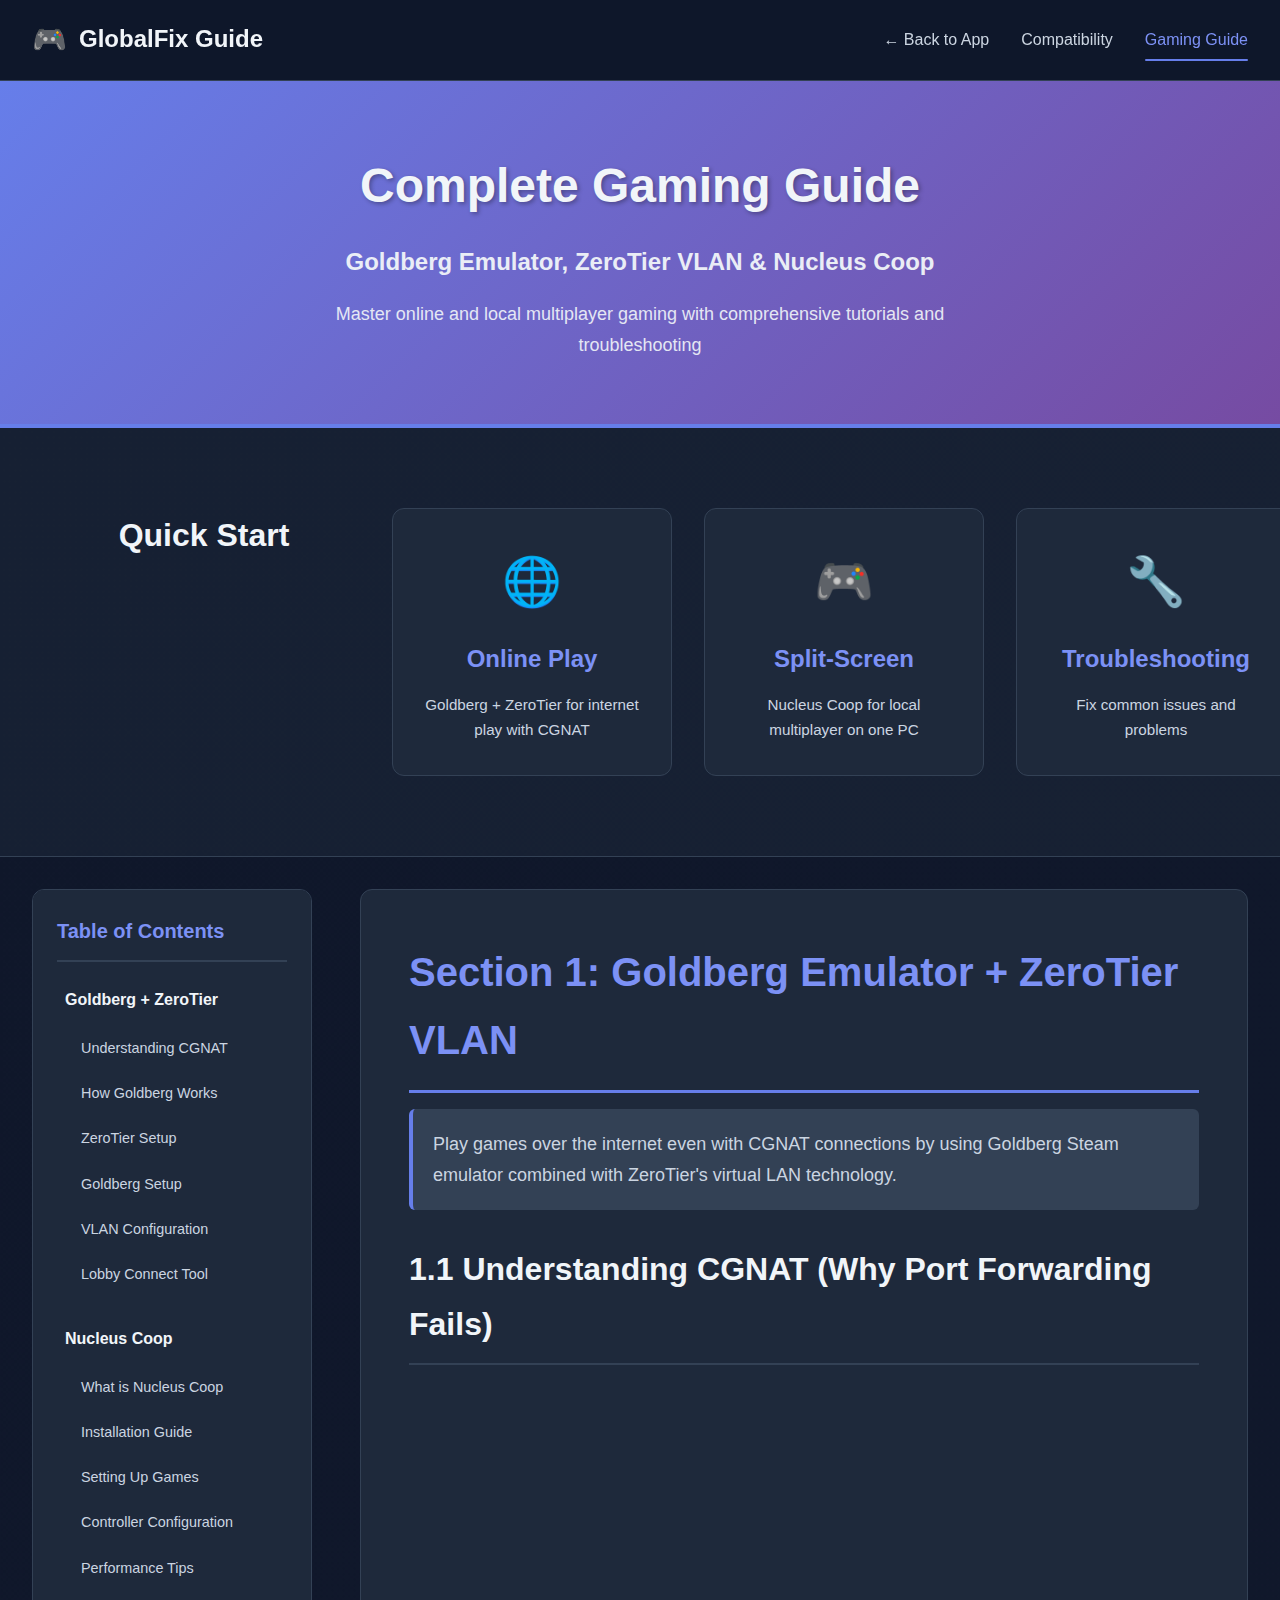
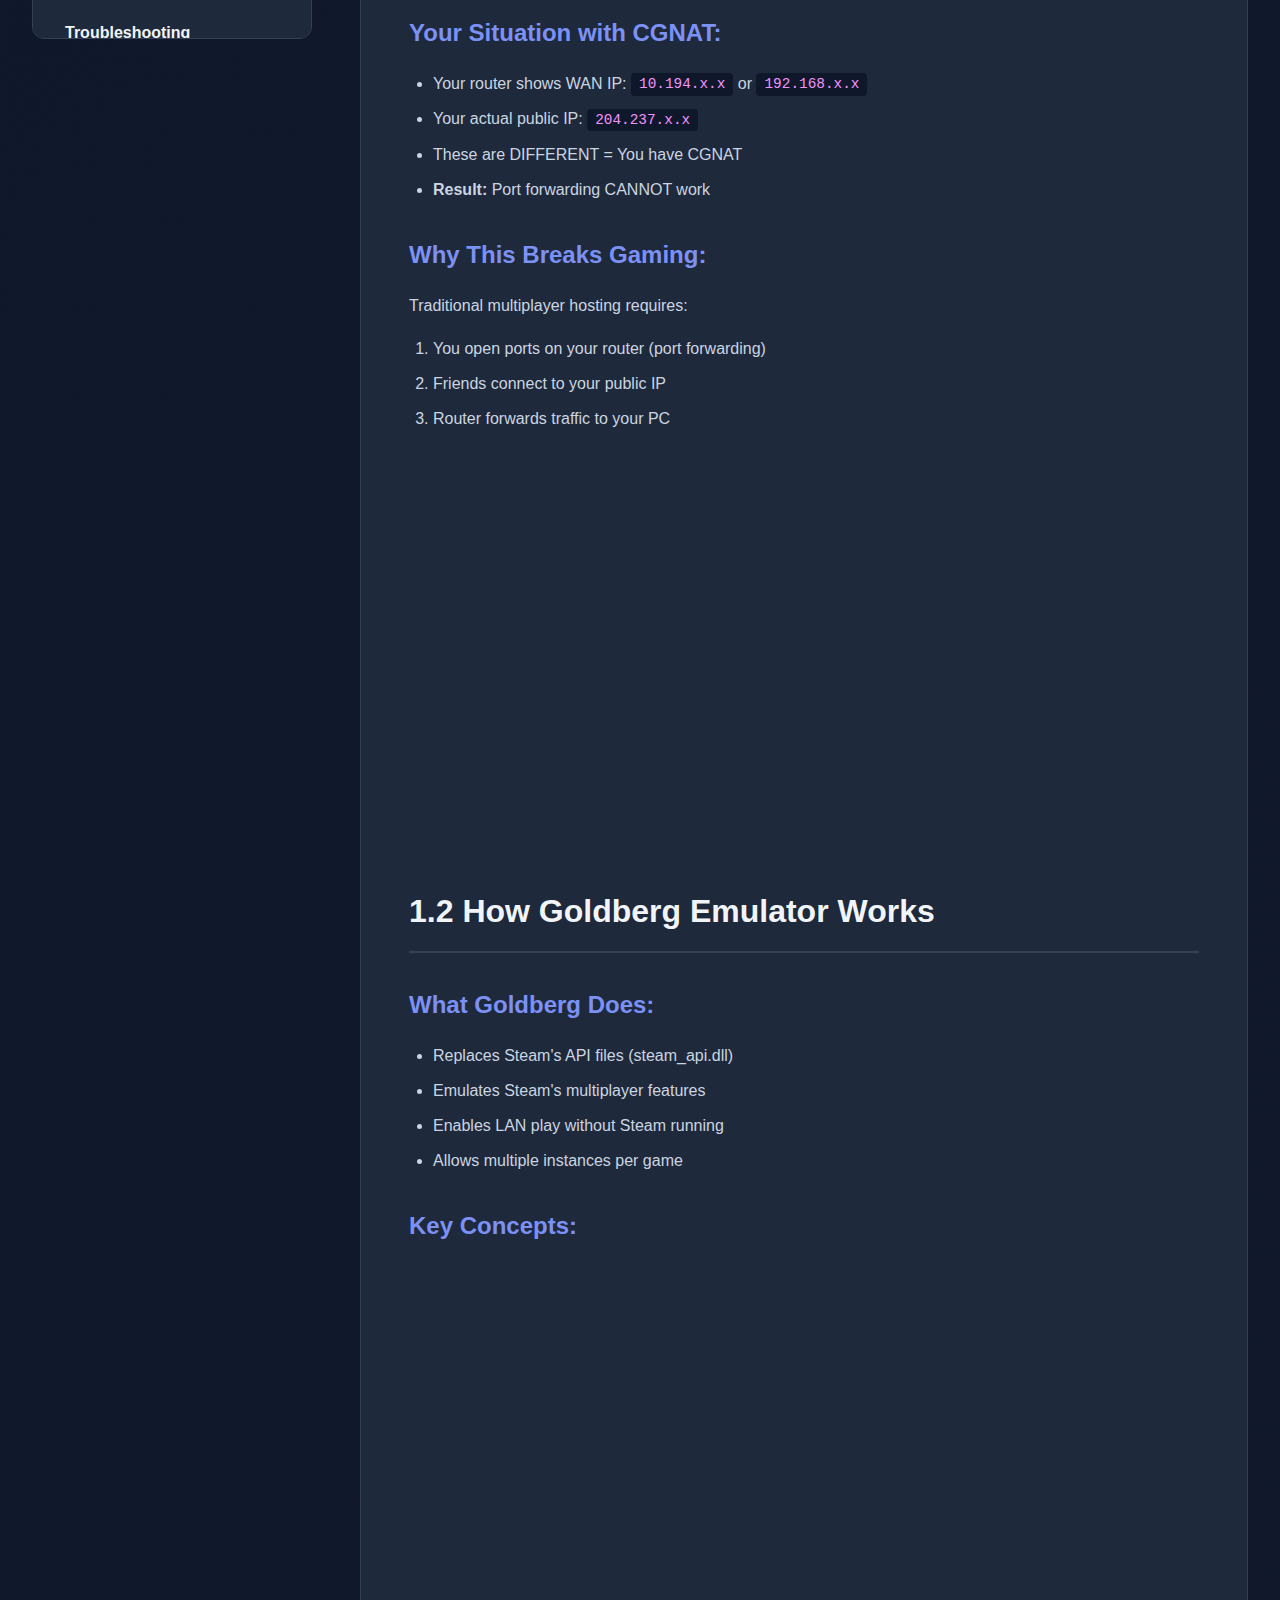
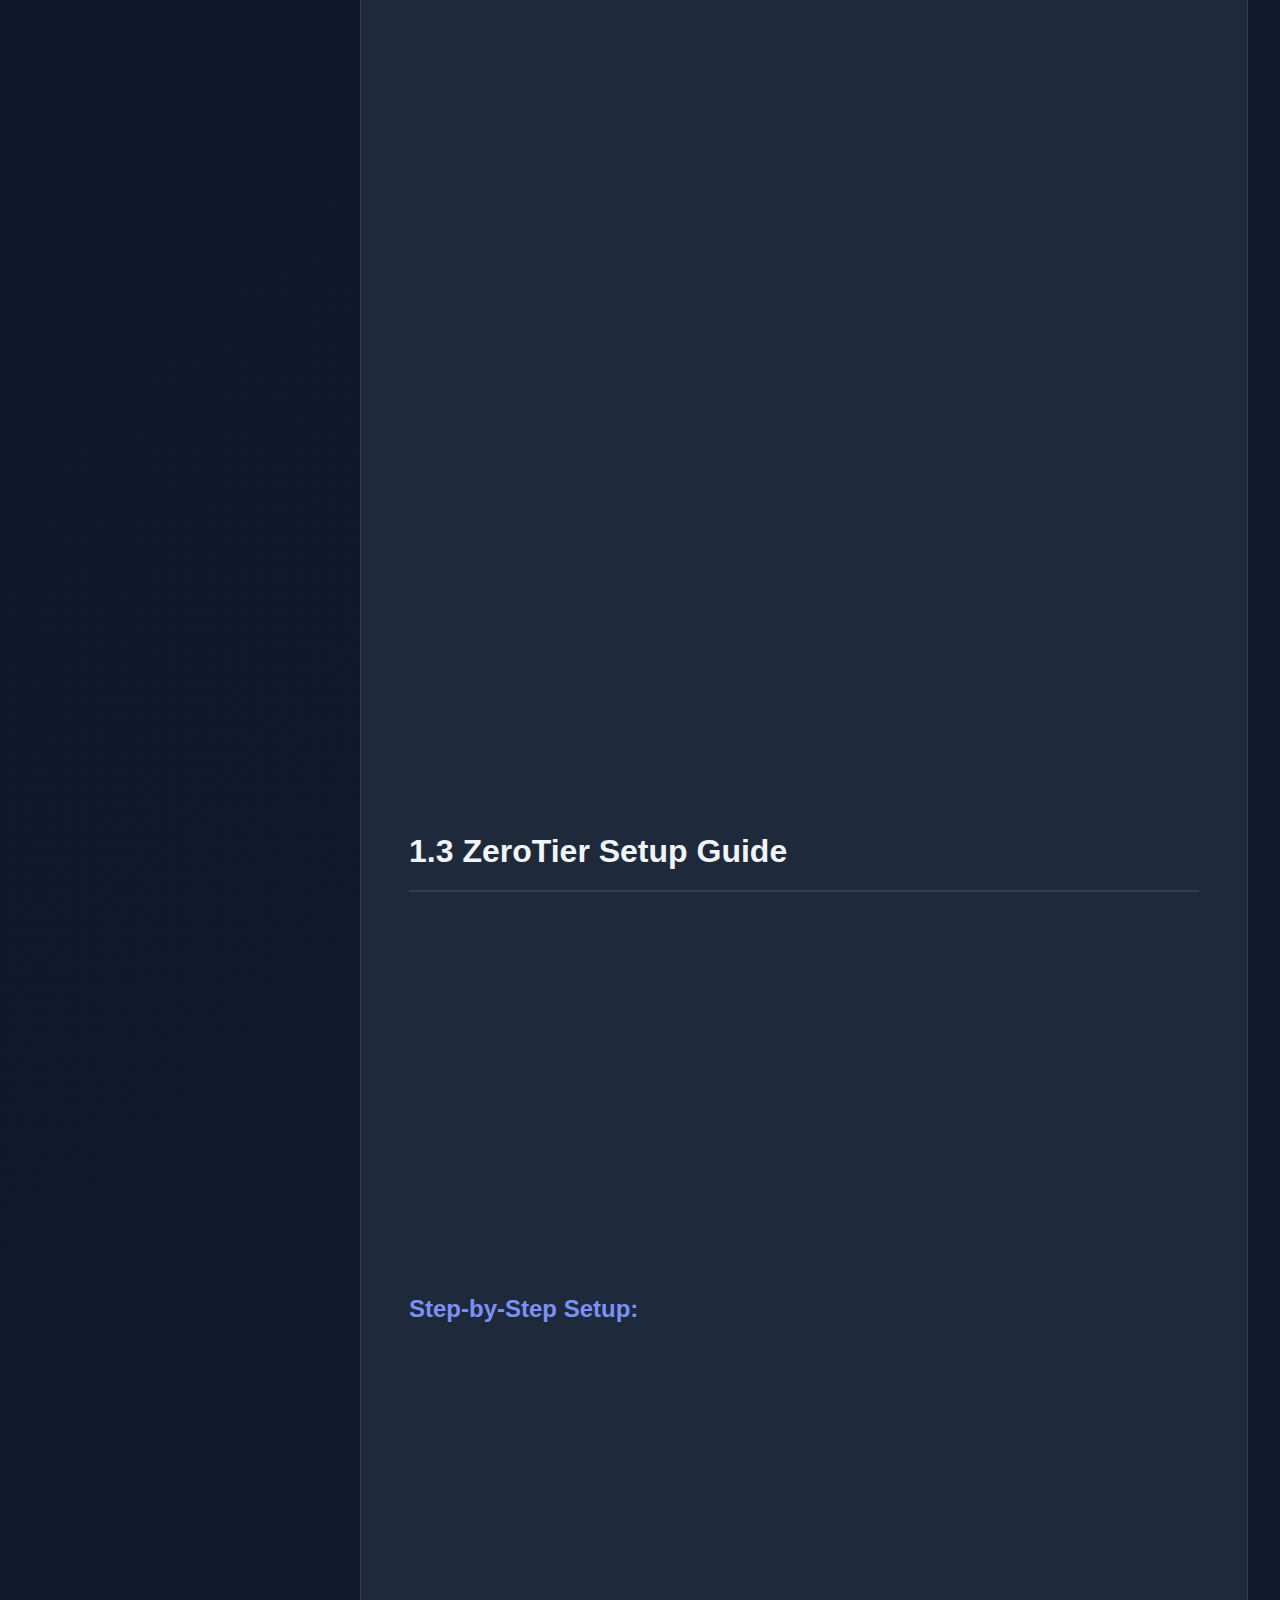
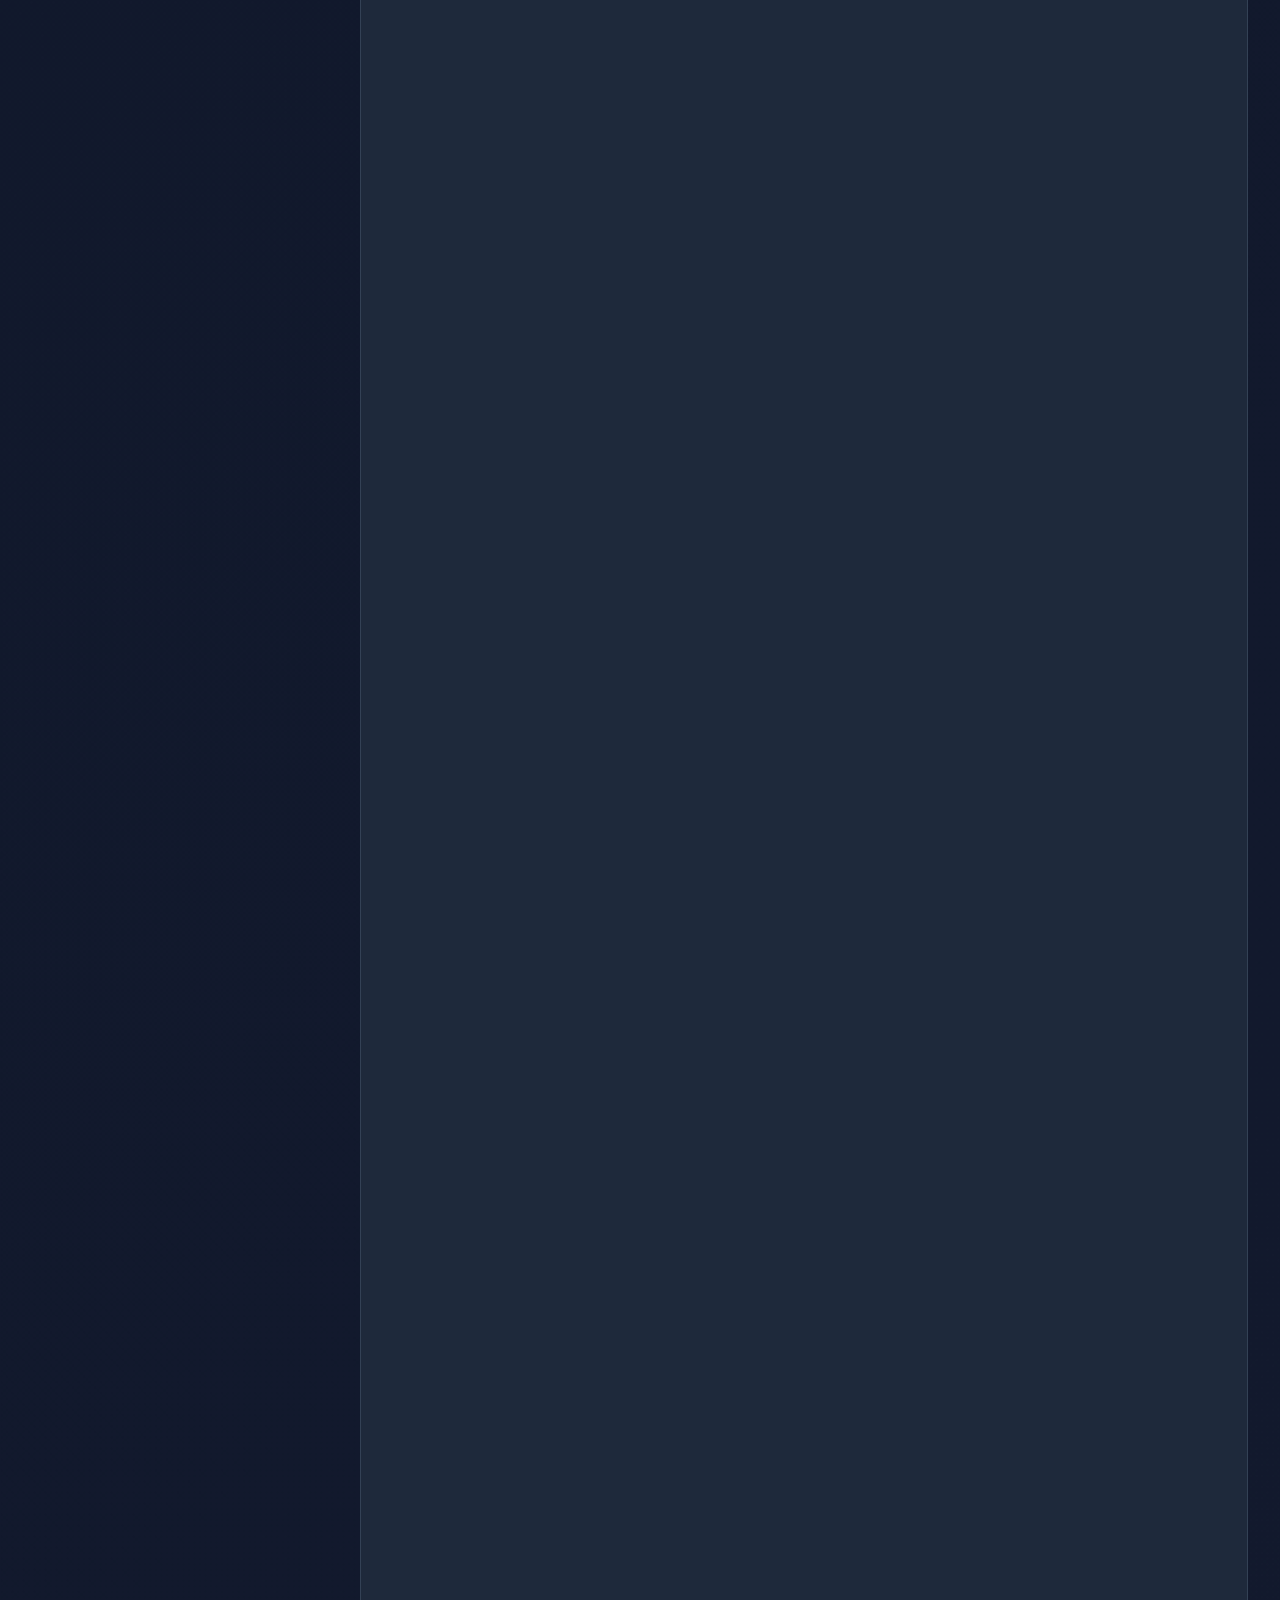
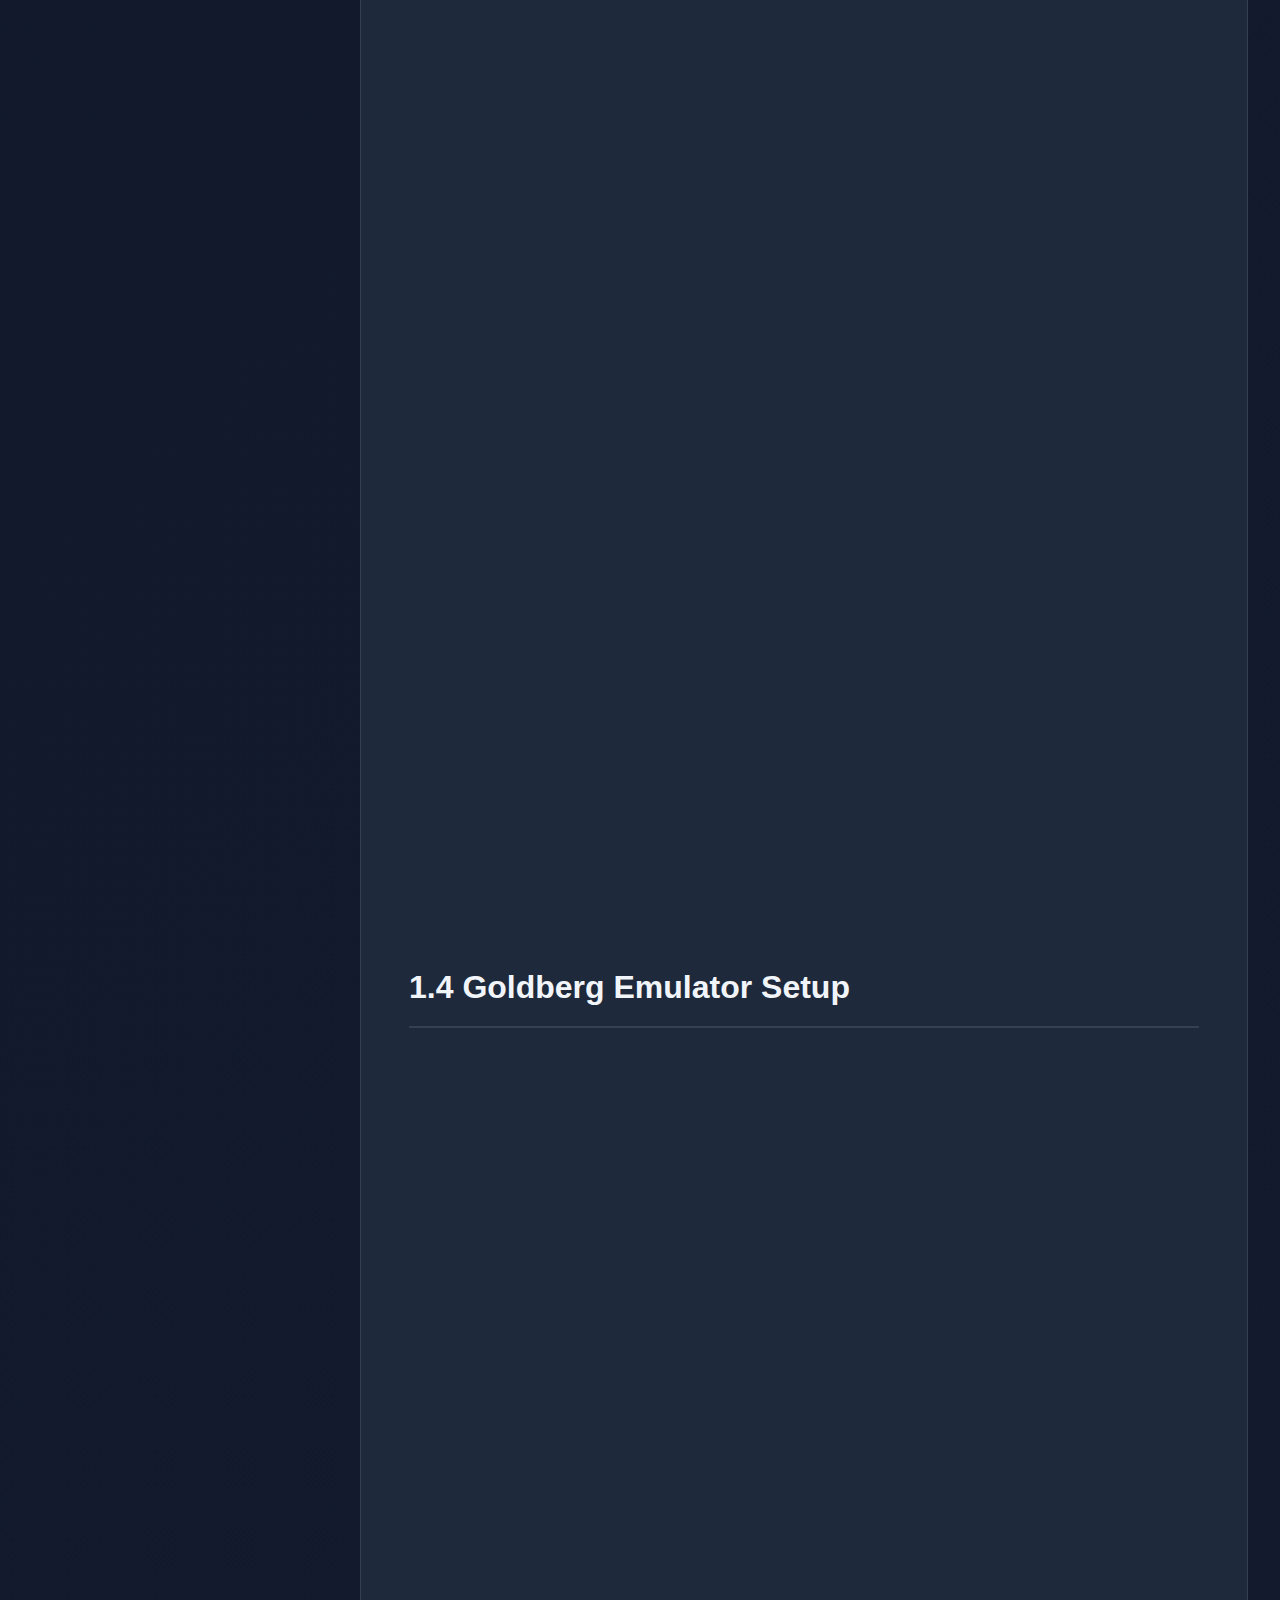
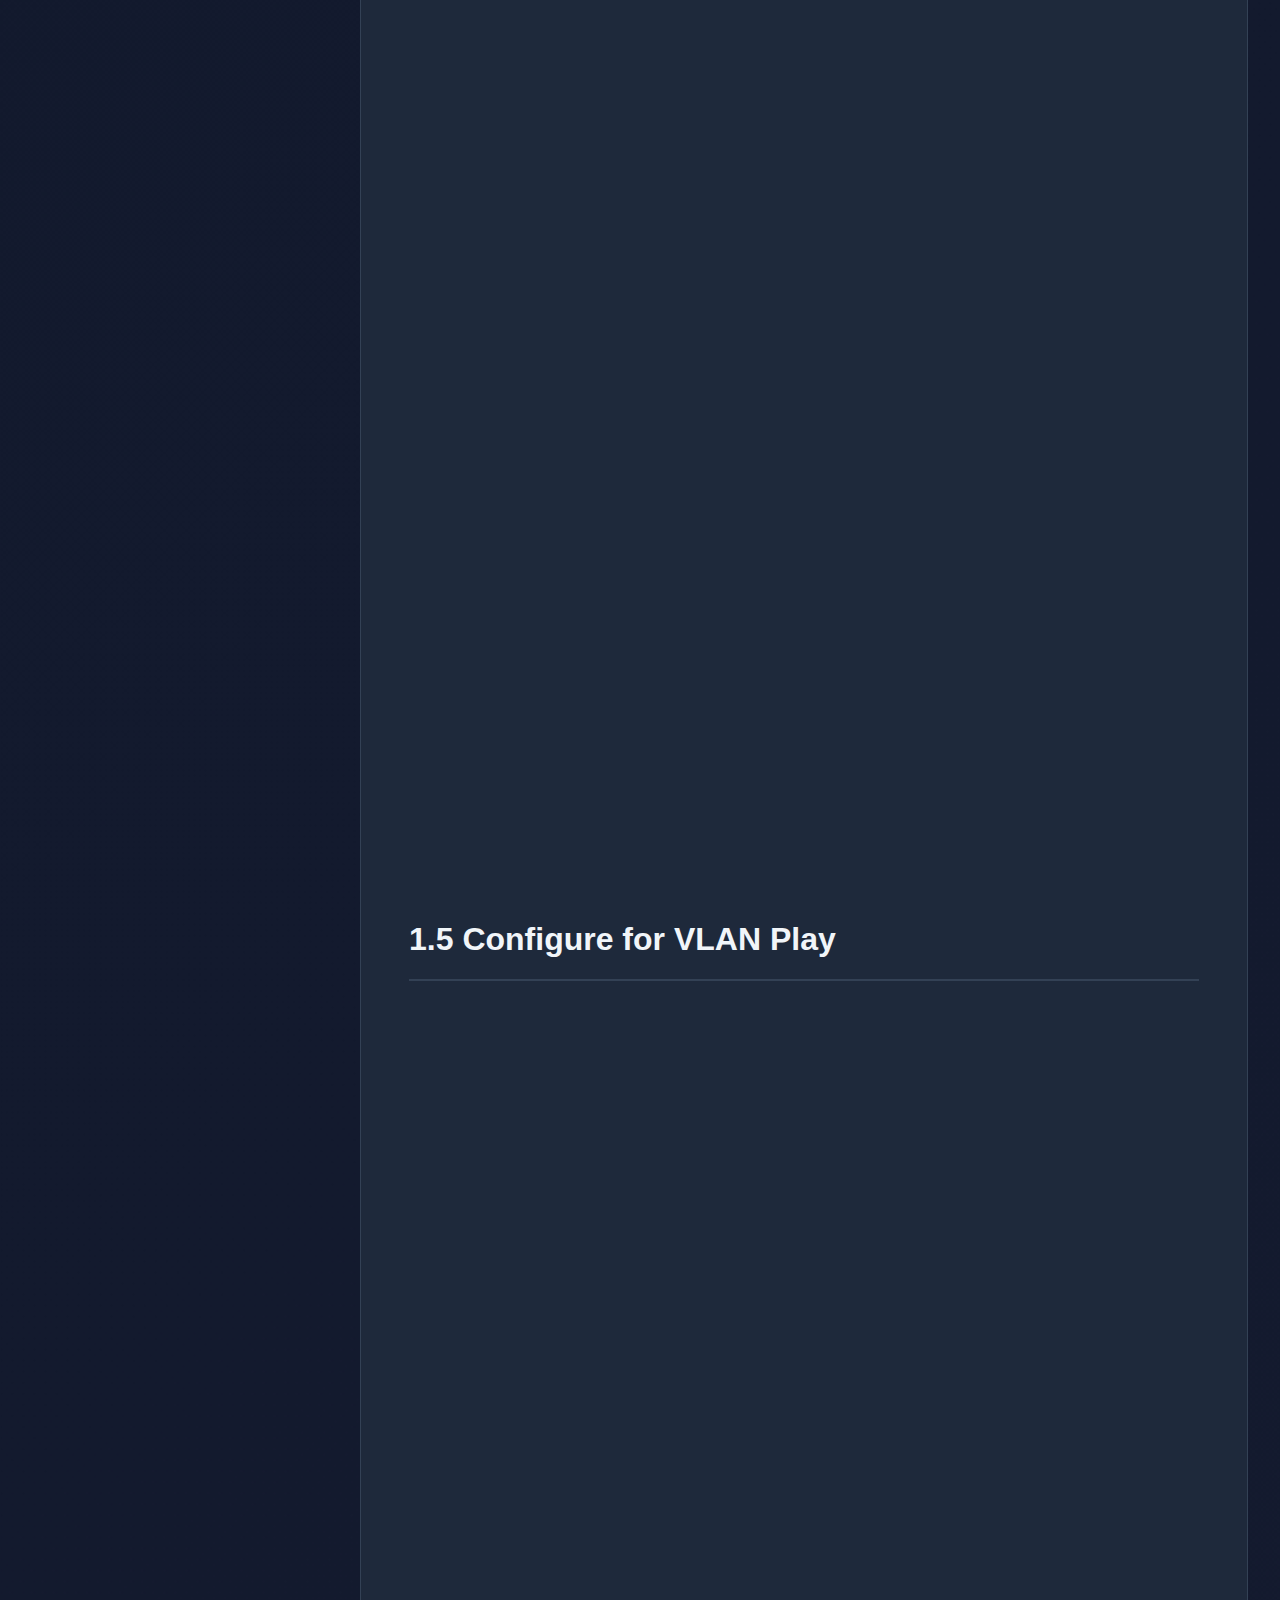
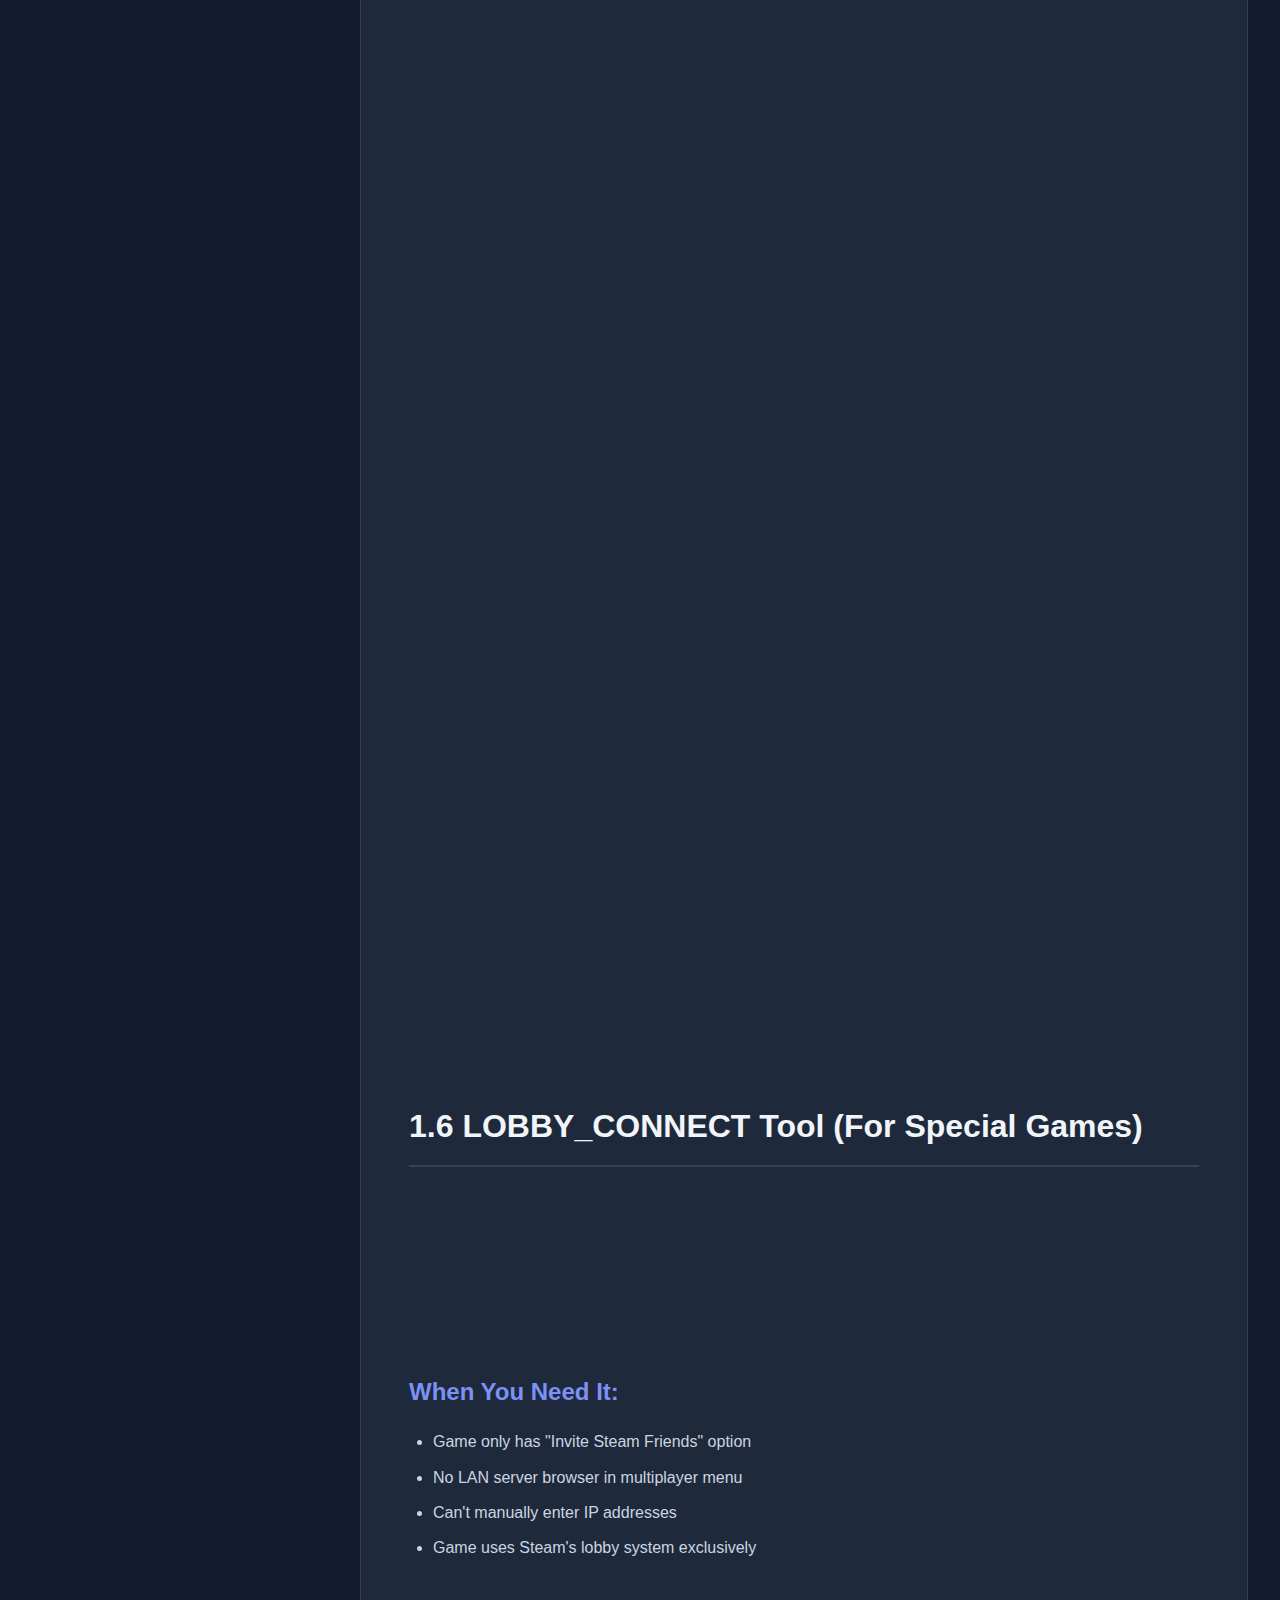
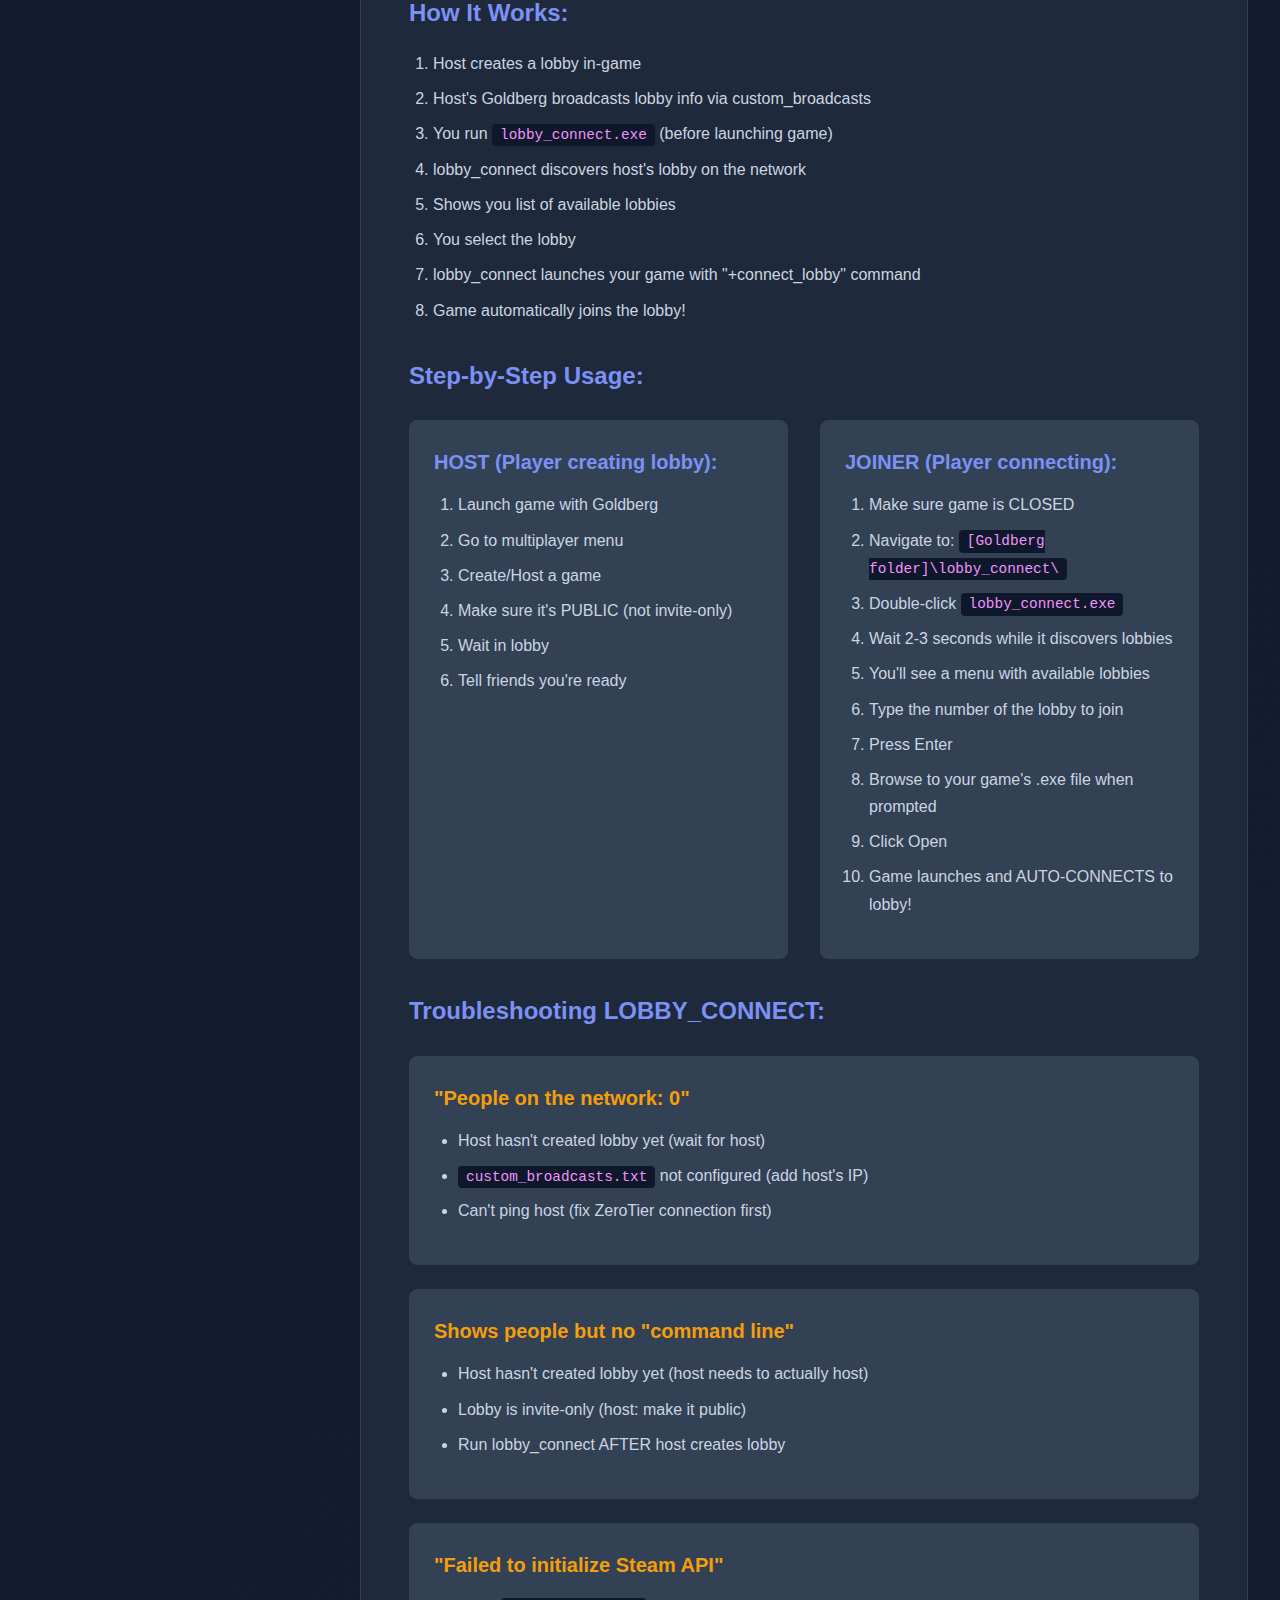
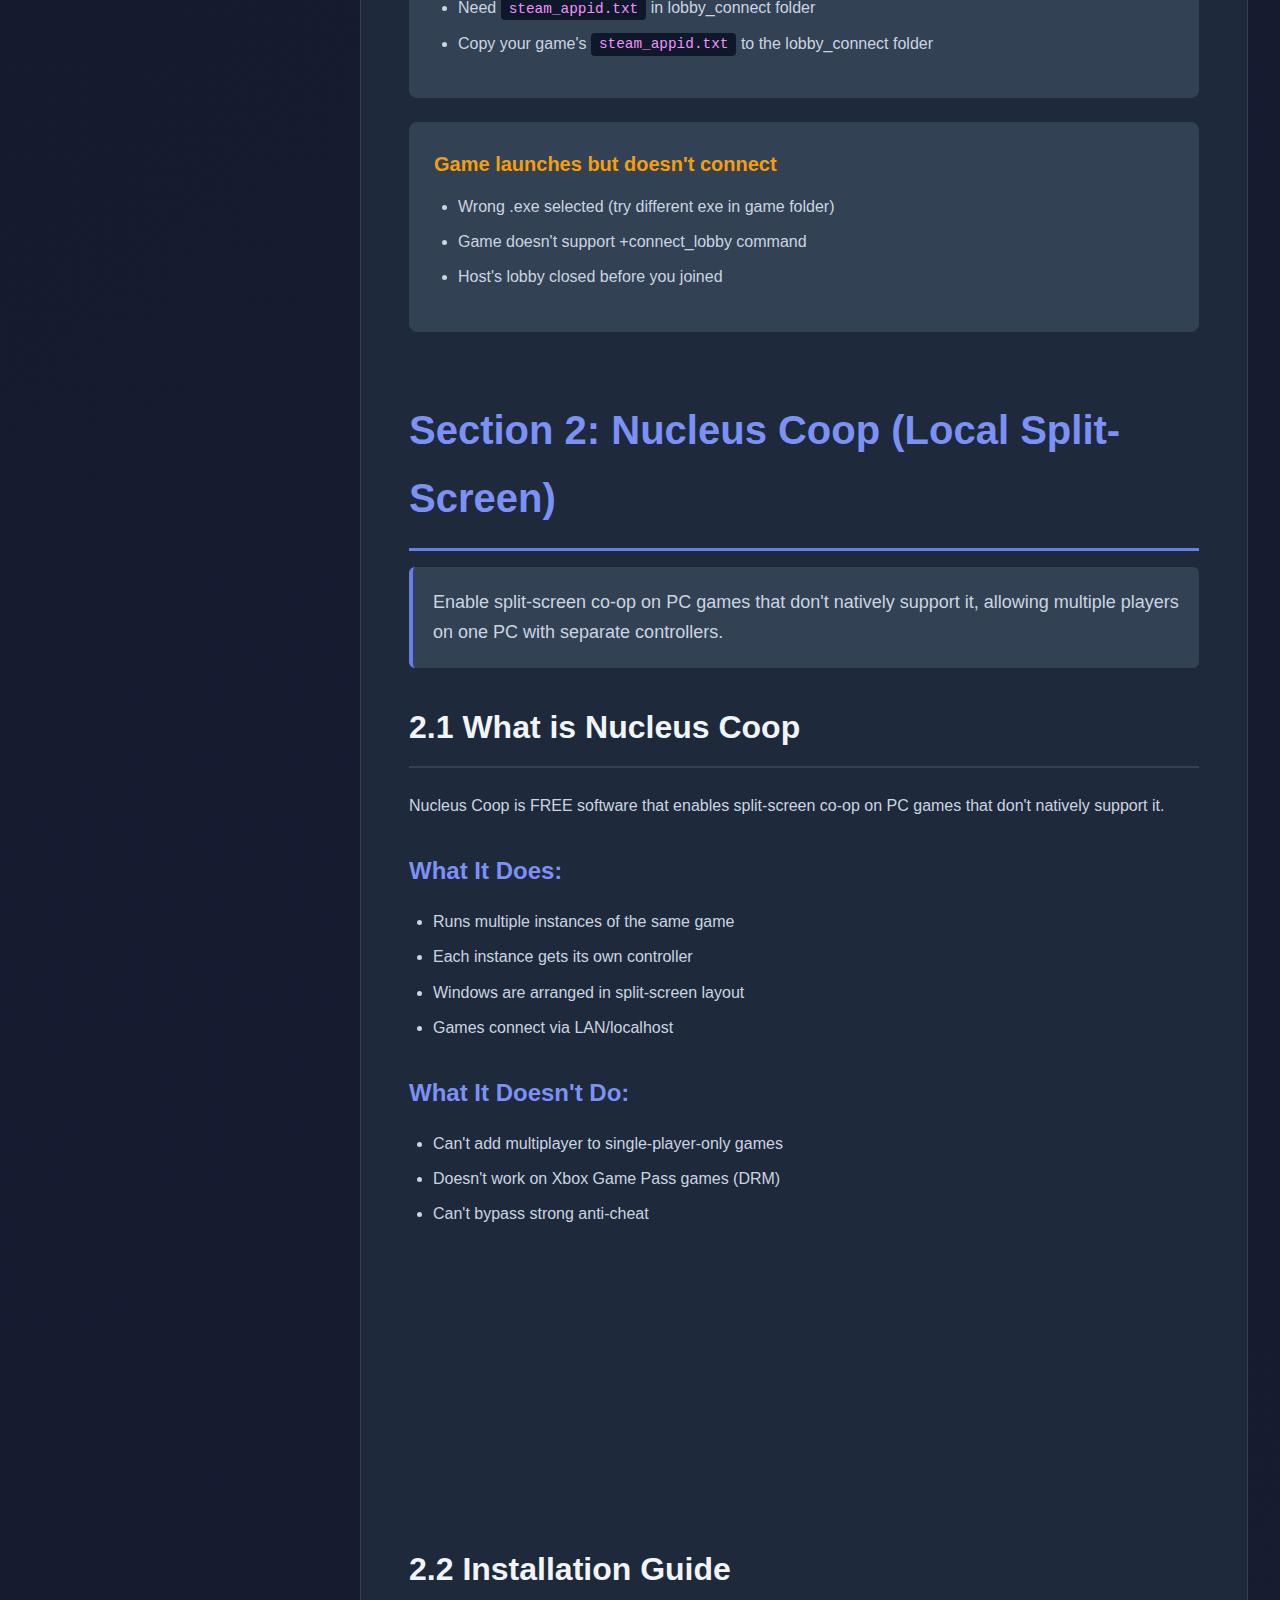
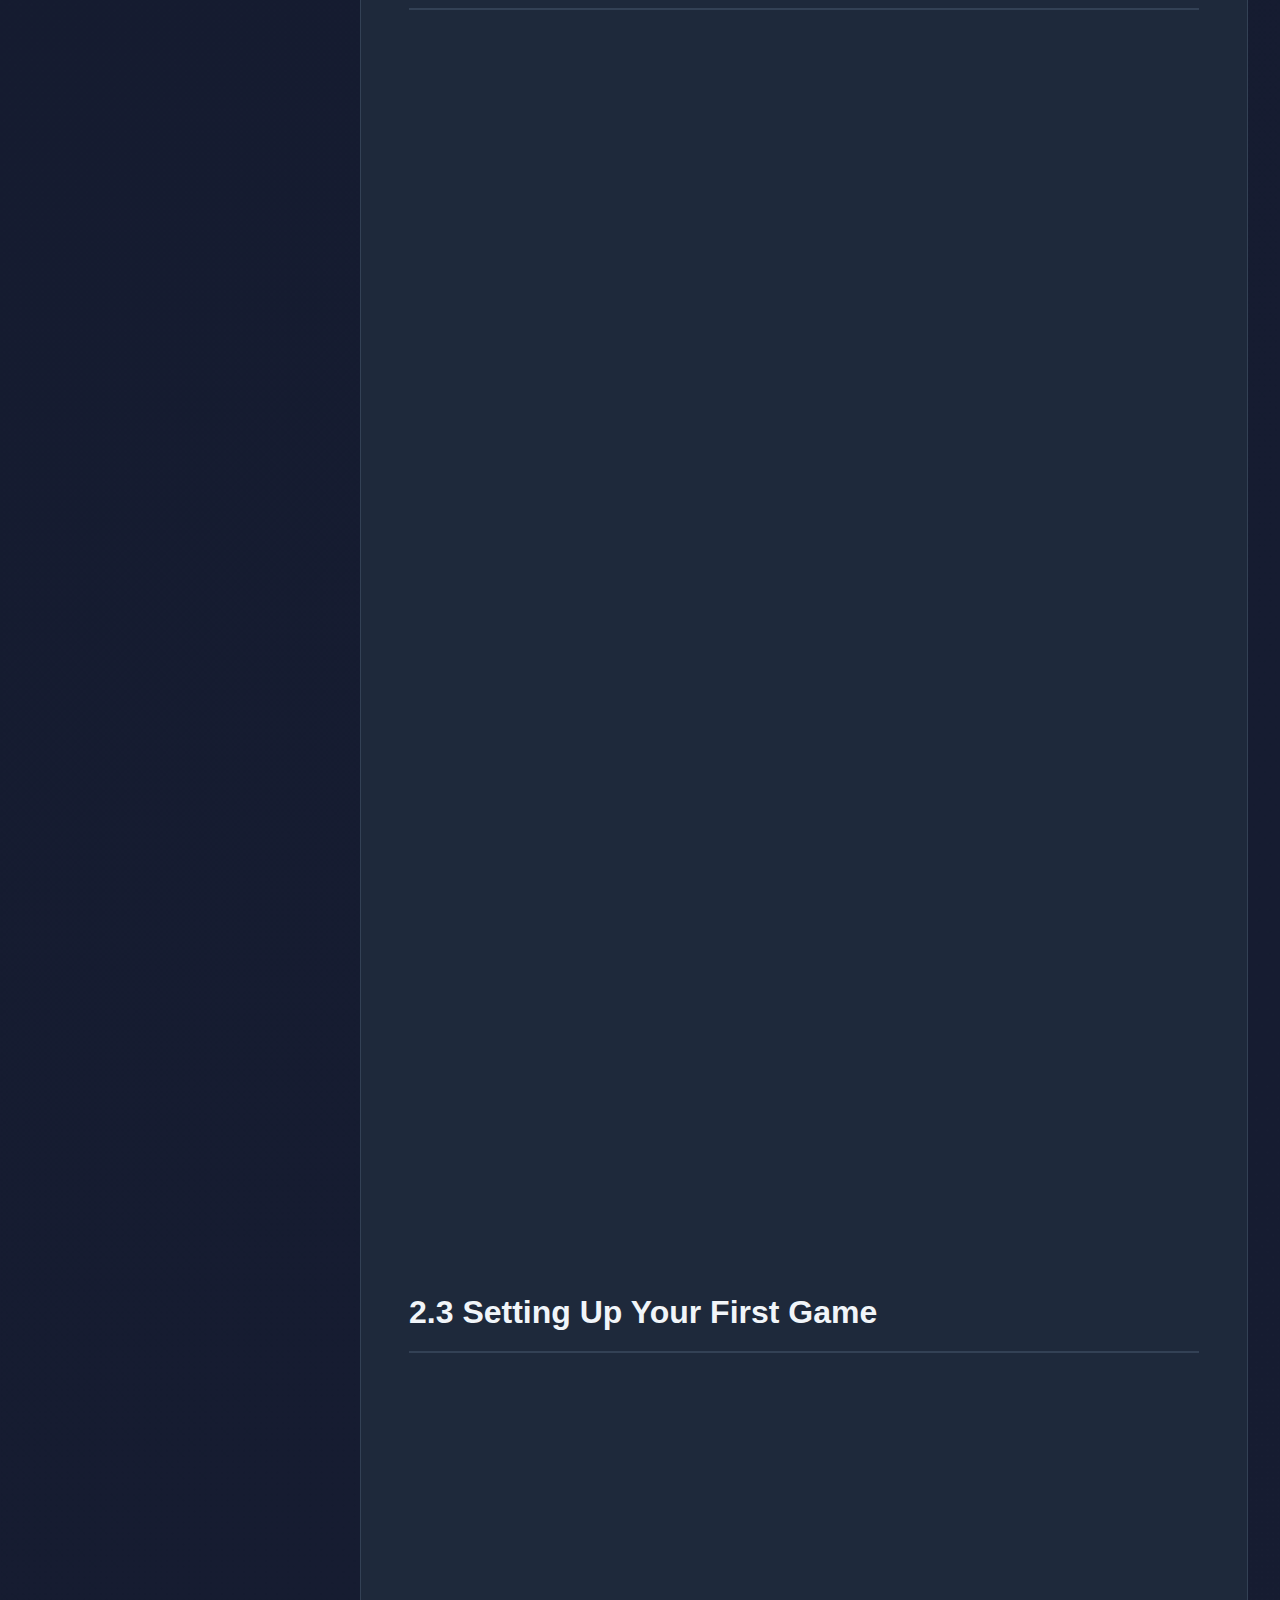
<file: docs/guide.html>
<!DOCTYPE html>
<html lang="en">
<head>
    <meta charset="UTF-8">
    <meta name="viewport" content="width=device-width, initial-scale=1.0">
    <title>Goldberg & Nucleus Gaming Guide - GlobalFix</title>
    <link rel="stylesheet" href="guide.css">
</head>
<body>
    <!-- Navigation Bar -->
    <nav class="navbar">
        <div class="nav-content">
            <div class="nav-brand">
                <span class="brand-icon">🎮</span>
                <span class="brand-text">GlobalFix Guide</span>
            </div>
            <div class="nav-links">
                <a href="#" id="backToHome">← Back to App</a>
                <a href="compatibility.html">Compatibility</a>
                <a href="guide.html" class="active">Gaming Guide</a>
            </div>
        </div>
    </nav>

    <!-- Hero Section -->
    <section class="hero">
        <div class="hero-content">
            <h1 class="hero-title">Complete Gaming Guide</h1>
            <p class="hero-subtitle">Goldberg Emulator, ZeroTier VLAN & Nucleus Coop</p>
            <p class="hero-description">Master online and local multiplayer gaming with comprehensive tutorials and troubleshooting</p>
        </div>
    </section>

    <!-- Quick Navigation -->
    <section class="quick-nav">
        <div class="container">
            <h2>Quick Start</h2>
            <div class="quick-nav-grid">
                <div class="quick-nav-card" onclick="scrollToSection('goldberg-zerotier')">
                    <div class="card-icon">🌐</div>
                    <h3>Online Play</h3>
                    <p>Goldberg + ZeroTier for internet play with CGNAT</p>
                </div>
                <div class="quick-nav-card" onclick="scrollToSection('nucleus-coop')">
                    <div class="card-icon">🎮</div>
                    <h3>Split-Screen</h3>
                    <p>Nucleus Coop for local multiplayer on one PC</p>
                </div>
                <div class="quick-nav-card" onclick="scrollToSection('troubleshooting')">
                    <div class="card-icon">🔧</div>
                    <h3>Troubleshooting</h3>
                    <p>Fix common issues and problems</p>
                </div>
            </div>
        </div>
    </section>

    <!-- Main Content -->
    <div class="container">
        <!-- Table of Contents -->
        <aside class="toc">
            <div class="toc-header">
                <h3>Table of Contents</h3>
            </div>
            <nav class="toc-nav">
                <div class="toc-section">
                    <a href="#goldberg-zerotier" class="toc-title">Goldberg + ZeroTier</a>
                    <a href="#cgnat-explained" class="toc-item">Understanding CGNAT</a>
                    <a href="#goldberg-works" class="toc-item">How Goldberg Works</a>
                    <a href="#zerotier-setup" class="toc-item">ZeroTier Setup</a>
                    <a href="#goldberg-setup" class="toc-item">Goldberg Setup</a>
                    <a href="#vlan-config" class="toc-item">VLAN Configuration</a>
                    <a href="#lobby-connect" class="toc-item">Lobby Connect Tool</a>
                </div>
                <div class="toc-section">
                    <a href="#nucleus-coop" class="toc-title">Nucleus Coop</a>
                    <a href="#nucleus-what" class="toc-item">What is Nucleus Coop</a>
                    <a href="#nucleus-install" class="toc-item">Installation Guide</a>
                    <a href="#nucleus-setup" class="toc-item">Setting Up Games</a>
                    <a href="#nucleus-controllers" class="toc-item">Controller Configuration</a>
                    <a href="#nucleus-optimize" class="toc-item">Performance Tips</a>
                </div>
                <div class="toc-section">
                    <a href="#troubleshooting" class="toc-title">Troubleshooting</a>
                    <a href="#trouble-goldberg" class="toc-item">Goldberg Issues</a>
                    <a href="#trouble-nucleus" class="toc-item">Nucleus Issues</a>
                </div>
                <div class="toc-section">
                    <a href="#resources" class="toc-title">Resources</a>
                </div>
            </nav>
        </aside>

        <!-- Main Content Area -->
        <main class="content">
            <!-- SECTION 1: GOLDBERG + ZEROTIER -->
            <section id="goldberg-zerotier" class="section">
                <h1>Section 1: Goldberg Emulator + ZeroTier VLAN</h1>
                <p class="section-intro">Play games over the internet even with CGNAT connections by using Goldberg Steam emulator combined with ZeroTier's virtual LAN technology.</p>

                <!-- Understanding CGNAT -->
                <article id="cgnat-explained" class="article">
                    <h2>1.1 Understanding CGNAT (Why Port Forwarding Fails)</h2>

                    <div class="info-box info">
                        <h4>What is CGNAT?</h4>
                        <p><strong>CGNAT</strong> = Carrier-Grade Network Address Translation</p>
                        <p>Your ISP shares one public IP address among MANY customers. Think of it like an apartment building with one street address but many units.</p>
                    </div>

                    <h3>Your Situation with CGNAT:</h3>
                    <ul>
                        <li>Your router shows WAN IP: <code>10.194.x.x</code> or <code>192.168.x.x</code></li>
                        <li>Your actual public IP: <code>204.237.x.x</code></li>
                        <li>These are DIFFERENT = You have CGNAT</li>
                        <li><strong>Result:</strong> Port forwarding CANNOT work</li>
                    </ul>

                    <h3>Why This Breaks Gaming:</h3>
                    <p>Traditional multiplayer hosting requires:</p>
                    <ol>
                        <li>You open ports on your router (port forwarding)</li>
                        <li>Friends connect to your public IP</li>
                        <li>Router forwards traffic to your PC</li>
                    </ol>

                    <div class="info-box warning">
                        <h4>With CGNAT:</h4>
                        <ol>
                            <li>You CAN open ports on your router ✓</li>
                            <li>Friends connect to public IP ✓</li>
                            <li>ISP's CGNAT blocks the traffic ✗ <strong>FAILS</strong></li>
                        </ol>
                        <p>The ISP has ANOTHER router/NAT before yours that you can't control!</p>
                    </div>

                    <div class="info-box success">
                        <h4>The Solution: ZeroTier + Goldberg</h4>
                        <p>Both bypass the need for port forwarding by using <strong>OUTBOUND connections only</strong>.</p>
                    </div>
                </article>

                <!-- How Goldberg Works -->
                <article id="goldberg-works" class="article">
                    <h2>1.2 How Goldberg Emulator Works</h2>

                    <h3>What Goldberg Does:</h3>
                    <ul>
                        <li>Replaces Steam's API files (steam_api.dll)</li>
                        <li>Emulates Steam's multiplayer features</li>
                        <li>Enables LAN play without Steam running</li>
                        <li>Allows multiple instances per game</li>
                    </ul>

                    <h3>Key Concepts:</h3>

                    <div class="concept-box">
                        <h4>LISTEN PORT (Local Port):</h4>
                        <ul>
                            <li>Goldberg listens on a UDP/TCP port on YOUR computer</li>
                            <li>Default varies, configured in <code>listen_port.txt</code></li>
                            <li>This is LOCAL to your PC, NOT your router</li>
                            <li>All players must use the SAME port number</li>
                            <li>Example: Everyone uses port <code>47584</code></li>
                        </ul>
                        <div class="info-box info">
                            <p><strong>Important:</strong> This is NOT the same as "opening ports" on your router! This port is on your computer's network adapter (local), not facing the internet. CGNAT doesn't affect local ports!</p>
                        </div>
                    </div>

                    <div class="concept-box">
                        <h4>BROADCAST DISCOVERY:</h4>
                        <ul>
                            <li>Goldberg sends "broadcast packets" to find other players</li>
                            <li>Normal: Broadcasts to <code>255.255.255.255</code> (local network only)</li>
                            <li>With <code>custom_broadcasts.txt</code>: Sends to specific IPs you list</li>
                            <li>This is how players discover each other</li>
                        </ul>
                    </div>

                    <div class="concept-box">
                        <h4>CUSTOM_BROADCASTS.TXT (Critical for VLAN):</h4>
                        <p><strong>Location:</strong> <code>%appdata%\Goldberg SteamEmu Saves\settings\custom_broadcasts.txt</code></p>
                        <p><strong>Purpose:</strong> Tell Goldberg exactly where your friends are</p>

                        <div class="code-block">
                            <pre>172.28.145.82
172.28.145.93
172.28.145.104</pre>
                        </div>

                        <p>This makes Goldberg send discovery packets to these IPs instead of just broadcasting locally. <strong>ESSENTIAL for ZeroTier/VLAN play!</strong></p>
                    </div>
                </article>

                <!-- ZeroTier Setup -->
                <article id="zerotier-setup" class="article">
                    <h2>1.3 ZeroTier Setup Guide</h2>

                    <div class="info-box info">
                        <h4>How ZeroTier Solves CGNAT:</h4>
                        <ul>
                            <li>Creates a virtual network adapter on your PC</li>
                            <li>Gives you a virtual IP (like <code>172.28.x.x</code>)</li>
                            <li>All players on same ZeroTier network can see each other</li>
                            <li>Works by making OUTBOUND connections (bypasses CGNAT!)</li>
                        </ul>
                        <p><strong>The Magic:</strong> Your PC → (outbound) → ZeroTier servers → Friend's PC ← (outbound)</p>
                        <p>Both connections are OUTBOUND from each person's perspective! No inbound connections needed = CGNAT doesn't block it!</p>
                    </div>

                    <h3>Step-by-Step Setup:</h3>

                    <div class="step-box">
                        <div class="step-number">1</div>
                        <div class="step-content">
                            <h4>Create ZeroTier Account</h4>
                            <ol>
                                <li>Go to <a href="https://my.zerotier.com/" target="_blank">https://my.zerotier.com/</a></li>
                                <li>Click "Sign Up"</li>
                                <li>Use Google/GitHub or email</li>
                                <li>Verify email if needed</li>
                                <li>Log in</li>
                            </ol>
                        </div>
                    </div>

                    <div class="step-box">
                        <div class="step-number">2</div>
                        <div class="step-content">
                            <h4>Create Network</h4>
                            <ol>
                                <li>Click "Create A Network"</li>
                                <li>Note the 16-digit Network ID (example: <code>a0cbf4b62af04ee1</code>)</li>
                                <li>Click on network to configure</li>
                                <li>Give it a name (optional): "Gaming Network"</li>
                                <li>Keep "Access Control" as "Private"</li>
                                <li>Remember this Network ID - you'll share with friends</li>
                            </ol>
                        </div>
                    </div>

                    <div class="step-box">
                        <div class="step-number">3</div>
                        <div class="step-content">
                            <h4>Install ZeroTier</h4>
                            <ol>
                                <li>Download from <a href="https://www.zerotier.com/download/" target="_blank">https://www.zerotier.com/download/</a></li>
                                <li>Run installer</li>
                                <li>Allow Windows Firewall (check both Private and Public)</li>
                                <li>ZeroTier runs in system tray (bottom-right)</li>
                            </ol>
                        </div>
                    </div>

                    <div class="step-box">
                        <div class="step-number">4</div>
                        <div class="step-content">
                            <h4>Join Your Network</h4>
                            <ol>
                                <li>Right-click ZeroTier icon in system tray</li>
                                <li>Select "Join Network..."</li>
                                <li>Enter your Network ID: <code>a0cbf4b62af04ee1</code></li>
                                <li>Click "Join"</li>
                            </ol>
                        </div>
                    </div>

                    <div class="step-box">
                        <div class="step-number">5</div>
                        <div class="step-content">
                            <h4>Authorize Yourself</h4>
                            <ol>
                                <li>Go back to ZeroTier Central (<a href="https://my.zerotier.com" target="_blank">my.zerotier.com</a>)</li>
                                <li>Refresh your network page</li>
                                <li>Scroll to "Members" section</li>
                                <li>Find your PC (shows hostname)</li>
                                <li>Check the "Auth?" checkbox</li>
                                <li>Note your assigned IP (example: <code>172.28.147.83</code>) - <strong>WRITE THIS DOWN!</strong></li>
                            </ol>
                        </div>
                    </div>

                    <div class="step-box">
                        <div class="step-number">6</div>
                        <div class="step-content">
                            <h4>Verify Connection & Test Ping</h4>
                            <ol>
                                <li>Press <kbd>Win+R</kbd>, type: <code>cmd</code>, press Enter</li>
                                <li>Type: <code>ipconfig</code></li>
                                <li>Look for "Ethernet adapter ZeroTier One"</li>
                                <li>Note the IPv4 Address (should match what ZeroTier Central shows)</li>
                            </ol>
                            <h5 style="margin-top: 15px;">Testing Connectivity (Ping):</h5>
                            <p>After your friends join and are authorized, test the connection:</p>
                            <div class="code-block">
                                <pre>ping 172.28.147.105</pre>
                            </div>
                            <p>You should see replies like:</p>
                            <div class="code-block">
                                <pre>Reply from 172.28.147.105: bytes=32 time=45ms TTL=64
Reply from 172.28.147.105: bytes=32 time=43ms TTL=64</pre>
                            </div>
                            <div class="info-box warning">
                                <p><strong>If "Request timed out":</strong></p>
                                <ul>
                                    <li>Wait 2 minutes and try again (network needs time)</li>
                                    <li>Check Windows Firewall settings</li>
                                    <li>Verify friend is authorized in ZeroTier Central</li>
                                    <li>Make sure both PCs are connected to ZeroTier</li>
                                </ul>
                            </div>
                        </div>
                    </div>

                    <div class="step-box">
                        <div class="step-number">7</div>
                        <div class="step-content">
                            <h4>Invite Friends</h4>
                            <ol>
                                <li>Share Network ID with friends</li>
                                <li>Friends repeat Steps 3-6</li>
                                <li>You authorize each friend in ZeroTier Central (Step 5)</li>
                                <li>Collect everyone's ZeroTier IPs:
                                    <ul>
                                        <li>You: <code>172.28.147.83</code></li>
                                        <li>Friend A: <code>172.28.147.105</code></li>
                                        <li>Friend B: <code>172.28.147.222</code></li>
                                    </ul>
                                </li>
                            </ol>
                        </div>
                    </div>
                </article>

                <!-- Goldberg Setup -->
                <article id="goldberg-setup" class="article">
                    <h2>1.4 Goldberg Emulator Setup</h2>

                    <div class="step-box">
                        <div class="step-number">1</div>
                        <div class="step-content">
                            <h4>Download Goldberg</h4>
                            <ol>
                                <li>Go to <a href="https://mr_goldberg.gitlab.io/goldberg_emulator/" target="_blank">https://mr_goldberg.gitlab.io/goldberg_emulator/</a></li>
                                <li>Click "Latest Build"</li>
                                <li>Save the zip file</li>
                                <li>Extract to Desktop</li>
                            </ol>
                        </div>
                    </div>

                    <div class="step-box">
                        <div class="step-number">2</div>
                        <div class="step-content">
                            <h4>Find Game's Steam API</h4>
                            <ol>
                                <li>Open Steam</li>
                                <li>Right-click game → Properties → Local Files → Browse</li>
                                <li>Search for: <code>steam_api.dll</code> or <code>steam_api64.dll</code></li>
                                <li>Usually in game root or "bin" folder</li>
                                <li><strong>BACKUP</strong> the original (copy and rename to <code>steam_api.dll.backup</code>)</li>
                            </ol>
                        </div>
                    </div>

                    <div class="step-box">
                        <div class="step-number">3</div>
                        <div class="step-content">
                            <h4>Get Steam App ID</h4>
                            <ol>
                                <li>Go to <a href="https://steamdb.info/" target="_blank">https://steamdb.info/</a></li>
                                <li>Search your game</li>
                                <li>Note the App ID number (example: Valheim = <code>892970</code>)</li>
                            </ol>
                        </div>
                    </div>

                    <div class="step-box">
                        <div class="step-number">4</div>
                        <div class="step-content">
                            <h4>Install Goldberg</h4>
                            <ol>
                                <li>Copy appropriate DLL from Goldberg folder:
                                    <ul>
                                        <li>32-bit game: <code>steam_api.dll</code></li>
                                        <li>64-bit game: <code>steam_api64.dll</code></li>
                                    </ul>
                                </li>
                                <li>Paste into game folder (replace original)</li>
                                <li>Create new text file: <code>steam_appid.txt</code></li>
                                <li>Put ONLY the App ID inside: <code>892970</code></li>
                                <li>Save in same folder as the DLL</li>
                            </ol>
                        </div>
                    </div>

                    <div class="step-box">
                        <div class="step-number">5</div>
                        <div class="step-content">
                            <h4>Test</h4>
                            <ol>
                                <li>Close Steam completely</li>
                                <li>Run game from .exe (not Steam)</li>
                                <li>Game should launch!</li>
                            </ol>
                        </div>
                    </div>
                </article>

                <!-- VLAN Configuration -->
                <article id="vlan-config" class="article">
                    <h2>1.5 Configure for VLAN Play</h2>

                    <div class="step-box">
                        <div class="step-number">1</div>
                        <div class="step-content">
                            <h4>Configure Your Identity</h4>
                            <ol>
                                <li>Press <kbd>Win+R</kbd>, type: <code>%appdata%</code>, press Enter</li>
                                <li>Navigate to: <code>Goldberg SteamEmu Saves\settings\</code></li>
                                <li>Edit <code>account_name.txt</code>: Put your name (Player1)</li>
                                <li>Edit <code>user_steam_id.txt</code>: Keep the default number</li>
                                <li>Don't change <code>listen_port.txt</code> (or ensure all players match!)</li>
                            </ol>
                        </div>
                    </div>

                    <div class="step-box">
                        <div class="step-number">2</div>
                        <div class="step-content">
                            <h4>Create custom_broadcasts.txt (CRITICAL!)</h4>
                            <ol>
                                <li>In same settings folder</li>
                                <li>Create new text file: <code>custom_broadcasts.txt</code></li>
                                <li>Add your FRIENDS' ZeroTier IPs (NOT your own):</li>
                            </ol>
                            <div class="code-block">
                                <pre>172.28.147.105
172.28.147.222</pre>
                            </div>
                            <ol start="4">
                                <li>Save and close</li>
                                <li>One IP per line, no extra spaces!</li>
                            </ol>
                        </div>
                    </div>

                    <div class="step-box">
                        <div class="step-number">3</div>
                        <div class="step-content">
                            <h4>Friends Do The Same</h4>
                            <p>Each friend needs to:</p>
                            <ol>
                                <li>Install Goldberg (previous section)</li>
                                <li>Configure identity with UNIQUE Steam ID:
                                    <ul>
                                        <li>Friend A: <code>user_steam_id.txt</code> = increase last digit by 1</li>
                                        <li>Friend B: <code>user_steam_id.txt</code> = increase last digit by 2</li>
                                    </ul>
                                </li>
                                <li>Create their own <code>custom_broadcasts.txt</code> with OTHER players' IPs</li>
                            </ol>
                        </div>
                    </div>

                    <div class="step-box">
                        <div class="step-number">4</div>
                        <div class="step-content">
                            <h4>Launch and Connect</h4>
                            <ol>
                                <li>Everyone launches game from .exe</li>
                                <li>Go to multiplayer menu</li>
                                <li>Host creates a game/server</li>
                                <li>Others should see it in LAN/server browser</li>
                                <li>Join and play!</li>
                            </ol>
                            <div class="info-box warning">
                                <p><strong>If you don't see servers:</strong></p>
                                <ul>
                                    <li>Wait 30-60 seconds</li>
                                    <li>Try using lobby_connect.exe (see next section)</li>
                                    <li>Verify <code>custom_broadcasts.txt</code> is correct</li>
                                    <li>Check Windows Firewall allows game</li>
                                </ul>
                            </div>
                        </div>
                    </div>
                </article>

                <!-- Lobby Connect Tool -->
                <article id="lobby-connect" class="article">
                    <h2>1.6 LOBBY_CONNECT Tool (For Special Games)</h2>

                    <div class="info-box info">
                        <h4>What is LOBBY_CONNECT?</h4>
                        <p>A special tool included with Goldberg that helps you discover and join game lobbies when the game has no LAN browser menu.</p>
                    </div>

                    <h3>When You Need It:</h3>
                    <ul>
                        <li>Game only has "Invite Steam Friends" option</li>
                        <li>No LAN server browser in multiplayer menu</li>
                        <li>Can't manually enter IP addresses</li>
                        <li>Game uses Steam's lobby system exclusively</li>
                    </ul>

                    <h3>How It Works:</h3>
                    <ol>
                        <li>Host creates a lobby in-game</li>
                        <li>Host's Goldberg broadcasts lobby info via custom_broadcasts</li>
                        <li>You run <code>lobby_connect.exe</code> (before launching game)</li>
                        <li>lobby_connect discovers host's lobby on the network</li>
                        <li>Shows you list of available lobbies</li>
                        <li>You select the lobby</li>
                        <li>lobby_connect launches your game with "+connect_lobby" command</li>
                        <li>Game automatically joins the lobby!</li>
                    </ol>

                    <h3>Step-by-Step Usage:</h3>

                    <div class="two-column-guide">
                        <div class="column">
                            <h4>HOST (Player creating lobby):</h4>
                            <ol>
                                <li>Launch game with Goldberg</li>
                                <li>Go to multiplayer menu</li>
                                <li>Create/Host a game</li>
                                <li>Make sure it's PUBLIC (not invite-only)</li>
                                <li>Wait in lobby</li>
                                <li>Tell friends you're ready</li>
                            </ol>
                        </div>
                        <div class="column">
                            <h4>JOINER (Player connecting):</h4>
                            <ol>
                                <li>Make sure game is CLOSED</li>
                                <li>Navigate to: <code>[Goldberg folder]\lobby_connect\</code></li>
                                <li>Double-click <code>lobby_connect.exe</code></li>
                                <li>Wait 2-3 seconds while it discovers lobbies</li>
                                <li>You'll see a menu with available lobbies</li>
                                <li>Type the number of the lobby to join</li>
                                <li>Press Enter</li>
                                <li>Browse to your game's .exe file when prompted</li>
                                <li>Click Open</li>
                                <li>Game launches and AUTO-CONNECTS to lobby!</li>
                            </ol>
                        </div>
                    </div>

                    <h3>Troubleshooting LOBBY_CONNECT:</h3>
                    <div class="troubleshoot-list">
                        <div class="trouble-item">
                            <h4>"People on the network: 0"</h4>
                            <ul>
                                <li>Host hasn't created lobby yet (wait for host)</li>
                                <li><code>custom_broadcasts.txt</code> not configured (add host's IP)</li>
                                <li>Can't ping host (fix ZeroTier connection first)</li>
                            </ul>
                        </div>
                        <div class="trouble-item">
                            <h4>Shows people but no "command line"</h4>
                            <ul>
                                <li>Host hasn't created lobby yet (host needs to actually host)</li>
                                <li>Lobby is invite-only (host: make it public)</li>
                                <li>Run lobby_connect AFTER host creates lobby</li>
                            </ul>
                        </div>
                        <div class="trouble-item">
                            <h4>"Failed to initialize Steam API"</h4>
                            <ul>
                                <li>Need <code>steam_appid.txt</code> in lobby_connect folder</li>
                                <li>Copy your game's <code>steam_appid.txt</code> to the lobby_connect folder</li>
                            </ul>
                        </div>
                        <div class="trouble-item">
                            <h4>Game launches but doesn't connect</h4>
                            <ul>
                                <li>Wrong .exe selected (try different exe in game folder)</li>
                                <li>Game doesn't support +connect_lobby command</li>
                                <li>Host's lobby closed before you joined</li>
                            </ul>
                        </div>
                    </div>
                </article>
            </section>

            <!-- SECTION 2: NUCLEUS COOP -->
            <section id="nucleus-coop" class="section">
                <h1>Section 2: Nucleus Coop (Local Split-Screen)</h1>
                <p class="section-intro">Enable split-screen co-op on PC games that don't natively support it, allowing multiple players on one PC with separate controllers.</p>

                <!-- What is Nucleus Coop -->
                <article id="nucleus-what" class="article">
                    <h2>2.1 What is Nucleus Coop</h2>

                    <p>Nucleus Coop is FREE software that enables split-screen co-op on PC games that don't natively support it.</p>

                    <h3>What It Does:</h3>
                    <ul>
                        <li>Runs multiple instances of the same game</li>
                        <li>Each instance gets its own controller</li>
                        <li>Windows are arranged in split-screen layout</li>
                        <li>Games connect via LAN/localhost</li>
                    </ul>

                    <h3>What It Doesn't Do:</h3>
                    <ul>
                        <li>Can't add multiplayer to single-player-only games</li>
                        <li>Doesn't work on Xbox Game Pass games (DRM)</li>
                        <li>Can't bypass strong anti-cheat</li>
                    </ul>

                    <div class="info-box success">
                        <h4>Performance Expectations:</h4>
                        <p>With a modern gaming PC (Ryzen 9, 32GB RAM, RTX 3080 or similar):</p>
                        <ul>
                            <li><strong>2 players:</strong> High settings, 60+ FPS each</li>
                            <li><strong>3 players:</strong> Medium settings, 60 FPS each</li>
                            <li><strong>4 players:</strong> Low-Medium settings, 50-60 FPS each</li>
                        </ul>
                    </div>
                </article>

                <!-- Installation Guide -->
                <article id="nucleus-install" class="article">
                    <h2>2.2 Installation Guide</h2>

                    <div class="info-box info">
                        <h4>Requirements:</h4>
                        <ul>
                            <li>.NET Framework 4.7.2+ (Windows 10/11 has this)</li>
                            <li>Visual C++ 2015-2019 Redistributable (x86 AND x64)</li>
                        </ul>
                    </div>

                    <div class="step-box">
                        <div class="step-number">1</div>
                        <div class="step-content">
                            <h4>Download Prerequisites</h4>
                            <p>Get Visual C++ Redistributables:</p>
                            <ul>
                                <li>x86: <a href="https://aka.ms/vs/16/release/vc_redist.x86.exe" target="_blank">Download x86</a></li>
                                <li>x64: <a href="https://aka.ms/vs/16/release/vc_redist.x64.exe" target="_blank">Download x64</a></li>
                            </ul>
                            <p>Install BOTH, restart if prompted</p>
                        </div>
                    </div>

                    <div class="step-box">
                        <div class="step-number">2</div>
                        <div class="step-content">
                            <h4>Download Nucleus Coop</h4>
                            <ol>
                                <li>Go to: <a href="https://github.com/SplitScreen-Me/splitscreenme-nucleus/releases" target="_blank">Nucleus Coop Releases</a></li>
                                <li>Download: <code>NucleusCoopApp.zip</code> (latest release)</li>
                                <li>Extract to: <code>C:\NucleusCoop</code> (NOT Program Files!)</li>
                            </ol>
                        </div>
                    </div>

                    <div class="step-box">
                        <div class="step-number">3</div>
                        <div class="step-content">
                            <h4>Antivirus Exception</h4>
                            <ol>
                                <li>Open Windows Security</li>
                                <li>Virus & threat protection → Manage settings</li>
                                <li>Exclusions → Add folder</li>
                                <li>Add: <code>C:\NucleusCoop</code></li>
                            </ol>
                        </div>
                    </div>

                    <div class="step-box">
                        <div class="step-number">4</div>
                        <div class="step-content">
                            <h4>First Launch</h4>
                            <ol>
                                <li>Right-click <code>NucleusCoop.exe</code> → Properties</li>
                                <li>Compatibility → Run as administrator</li>
                                <li>Launch <code>NucleusCoop.exe</code></li>
                            </ol>
                        </div>
                    </div>
                </article>

                <!-- Setting Up Games -->
                <article id="nucleus-setup" class="article">
                    <h2>2.3 Setting Up Your First Game</h2>

                    <div class="step-box">
                        <div class="step-number">1</div>
                        <div class="step-content">
                            <h4>Check Compatibility</h4>
                            <p>Go to <a href="https://hub.splitscreen.me/" target="_blank">https://hub.splitscreen.me/</a></p>
                            <p>Search for your game - must have a "handler"</p>
                        </div>
                    </div>

                    <div class="step-box">
                        <div class="step-number">2</div>
                        <div class="step-content">
                            <h4>Add Game</h4>
                            <ol>
                                <li>In Nucleus, click "Add New Games" (+ icon)</li>
                                <li>Search for your game</li>
                                <li>Click game cover → Read handler notes!</li>
                                <li>Click "Download Handler"</li>
                                <li>Browse to game .exe when prompted</li>
                                <li>Add game</li>
                            </ol>
                        </div>
                    </div>

                    <div class="step-box">
                        <div class="step-number">3</div>
                        <div class="step-content">
                            <h4>Configure Controllers</h4>
                            <ol>
                                <li>Connect all controllers (before launching Nucleus)</li>
                                <li>Test in <code>joy.cpl</code> (Win+R → joy.cpl)</li>
                                <li>Controllers appear at top of Nucleus window</li>
                            </ol>
                        </div>
                    </div>

                    <div class="step-box">
                        <div class="step-number">4</div>
                        <div class="step-content">
                            <h4>Set Layout</h4>
                            <ol>
                                <li>Select split-screen layout (2-player, 3-player, 4-player)</li>
                                <li>Drag controller icons to screen sections</li>
                                <li>Each section = one player</li>
                            </ol>
                        </div>
                    </div>

                    <div class="step-box">
                        <div class="step-number">5</div>
                        <div class="step-content">
                            <h4>Launch!</h4>
                            <ol>
                                <li>Click Play arrow</li>
                                <li>Wait (first time takes 1-2 minutes)</li>
                                <li>Games launch and arrange in split-screen</li>
                                <li>Navigate menus to connect instances</li>
                                <li>Play!</li>
                            </ol>
                            <p><strong>To End Session:</strong> Press <kbd>Ctrl+Q</kbd> in Nucleus OR exit games normally</p>
                        </div>
                    </div>
                </article>

                <!-- Controllers -->
                <article id="nucleus-controllers" class="article">
                    <h2>2.4 Controller Configuration</h2>

                    <h3>Testing Controllers:</h3>
                    <ol>
                        <li>Press <kbd>Win+R</kbd>, type: <code>joy.cpl</code>, press Enter</li>
                        <li>Test each controller's buttons and sticks</li>
                        <li>Ensure all controllers are detected before launching Nucleus</li>
                    </ol>

                    <h3>Supported Controller Types:</h3>
                    <ul>
                        <li><strong>Xbox Controllers:</strong> Works natively (best compatibility)</li>
                        <li><strong>PlayStation Controllers:</strong> Use DS4Windows or Steam Input</li>
                        <li><strong>Generic Controllers:</strong> May require additional configuration</li>
                    </ul>

                    <div class="info-box info">
                        <p><strong>Tip:</strong> XInput controllers (Xbox-style) work best with Nucleus Coop. If using other controllers, consider using software to emulate XInput.</p>
                    </div>
                </article>

                <!-- Performance -->
                <article id="nucleus-optimize" class="article">
                    <h2>2.5 Performance Optimization</h2>

                    <h3>Recommended Settings for 4 Instances:</h3>
                    <ul>
                        <li><strong>Resolution:</strong> 1920×1080 per instance (or 1280×720 for better FPS)</li>
                        <li><strong>Graphics:</strong> Low to Medium</li>
                        <li><strong>Shadows:</strong> OFF (biggest performance boost!)</li>
                        <li><strong>Effects:</strong> Low</li>
                        <li><strong>Anti-Aliasing:</strong> OFF</li>
                        <li><strong>V-Sync:</strong> OFF</li>
                        <li><strong>Frame Limit:</strong> 60 FPS</li>
                    </ul>

                    <h3>Before Playing:</h3>
                    <div class="checklist">
                        <label><input type="checkbox"> Close Chrome/Discord/OBS</label>
                        <label><input type="checkbox"> Disable Windows Update</label>
                        <label><input type="checkbox"> Set Power Plan to High Performance</label>
                        <label><input type="checkbox"> Run Nucleus as administrator</label>
                    </div>

                    <div class="info-box success">
                        <h4>Expected Performance (Modern Gaming PC):</h4>
                        <ul>
                            <li>RAM Usage: 20-28GB (32GB system)</li>
                            <li>VRAM Usage: 6-8GB (10GB+ GPU)</li>
                            <li>CPU Usage: Well distributed across cores</li>
                            <li>Result: Smooth 60 FPS per instance at low settings!</li>
                        </ul>
                    </div>
                </article>
            </section>

            <!-- SECTION 3: TROUBLESHOOTING -->
            <section id="troubleshooting" class="section">
                <h1>Section 3: Troubleshooting</h1>

                <!-- Goldberg Troubleshooting -->
                <article id="trouble-goldberg" class="article">
                    <h2>3.1 Goldberg Connection Issues</h2>

                    <div class="flowchart">
                        <h3>Connection Troubleshooting Flowchart:</h3>

                        <div class="flow-step">
                            <p><strong>Can you ping friend's ZeroTier IP?</strong></p>
                            <div class="flow-options">
                                <div class="flow-option">
                                    <span class="badge-no">NO</span>
                                    <p>→ Fix ZeroTier connection first (Section 1.3)</p>
                                </div>
                                <div class="flow-option">
                                    <span class="badge-yes">YES</span>
                                    <p>→ Continue below</p>
                                </div>
                            </div>
                        </div>

                        <div class="flow-step">
                            <p><strong>Does game launch without Steam?</strong></p>
                            <div class="flow-options">
                                <div class="flow-option">
                                    <span class="badge-no">NO</span>
                                    <p>→ Fix Goldberg installation (Section 1.4)</p>
                                </div>
                                <div class="flow-option">
                                    <span class="badge-yes">YES</span>
                                    <p>→ Continue below</p>
                                </div>
                            </div>
                        </div>

                        <div class="flow-step">
                            <p><strong>Is custom_broadcasts.txt correct?</strong></p>
                            <div class="flow-options">
                                <div class="flow-option">
                                    <span class="badge-unsure">UNSURE</span>
                                    <p>→ Check file exists, has correct IPs (Section 1.5)</p>
                                </div>
                                <div class="flow-option">
                                    <span class="badge-yes">YES</span>
                                    <p>→ Continue below</p>
                                </div>
                            </div>
                        </div>

                        <div class="flow-step">
                            <p><strong>Do all players have unique Steam IDs?</strong></p>
                            <div class="flow-options">
                                <div class="flow-option">
                                    <span class="badge-no">NO</span>
                                    <p>→ Each must be different (Section 1.5)</p>
                                </div>
                                <div class="flow-option">
                                    <span class="badge-yes">YES</span>
                                    <p>→ Continue below</p>
                                </div>
                            </div>
                        </div>

                        <div class="flow-step">
                            <p><strong>Same listen_port.txt for everyone?</strong></p>
                            <div class="flow-options">
                                <div class="flow-option">
                                    <span class="badge-no">NO</span>
                                    <p>→ Must match across all players</p>
                                </div>
                                <div class="flow-option">
                                    <span class="badge-yes">YES</span>
                                    <p>→ Try lobby_connect.exe (Section 1.6)</p>
                                </div>
                            </div>
                        </div>
                    </div>
                </article>

                <!-- Nucleus Troubleshooting -->
                <article id="trouble-nucleus" class="article">
                    <h2>3.2 Nucleus Coop Issues</h2>

                    <div class="flowchart">
                        <h3>Nucleus Troubleshooting Flowchart:</h3>

                        <div class="flow-step">
                            <p><strong>Is .NET Framework installed?</strong></p>
                            <div class="flow-options">
                                <div class="flow-option">
                                    <span class="badge-no">NO</span>
                                    <p>→ Install .NET 4.7.2+</p>
                                </div>
                                <div class="flow-option">
                                    <span class="badge-yes">YES</span>
                                    <p>→ Continue below</p>
                                </div>
                            </div>
                        </div>

                        <div class="flow-step">
                            <p><strong>Visual C++ Redistributable installed?</strong></p>
                            <div class="flow-options">
                                <div class="flow-option">
                                    <span class="badge-no">NO</span>
                                    <p>→ Install x86 AND x64 versions (Section 2.2)</p>
                                </div>
                                <div class="flow-option">
                                    <span class="badge-yes">YES</span>
                                    <p>→ Continue below</p>
                                </div>
                            </div>
                        </div>

                        <div class="flow-step">
                            <p><strong>Running as administrator?</strong></p>
                            <div class="flow-options">
                                <div class="flow-option">
                                    <span class="badge-no">NO</span>
                                    <p>→ Right-click → Run as admin</p>
                                </div>
                                <div class="flow-option">
                                    <span class="badge-yes">YES</span>
                                    <p>→ Continue below</p>
                                </div>
                            </div>
                        </div>

                        <div class="flow-step">
                            <p><strong>Antivirus blocking?</strong></p>
                            <div class="flow-options">
                                <div class="flow-option">
                                    <span class="badge-yes">YES</span>
                                    <p>→ Add C:\NucleusCoop to exclusions</p>
                                </div>
                                <div class="flow-option">
                                    <span class="badge-no">NO</span>
                                    <p>→ Continue below</p>
                                </div>
                            </div>
                        </div>

                        <div class="flow-step">
                            <p><strong>Extracted to correct location?</strong></p>
                            <div class="flow-options">
                                <div class="flow-option">
                                    <span class="badge-no">NO</span>
                                    <p>→ Move to C:\NucleusCoop (not Program Files)</p>
                                </div>
                                <div class="flow-option">
                                    <span class="badge-yes">YES</span>
                                    <p>→ Should work now! Check Discord for help</p>
                                </div>
                            </div>
                        </div>
                    </div>

                    <h3>Common Issues:</h3>
                    <div class="troubleshoot-list">
                        <div class="trouble-item">
                            <h4>Mouse stuck/locked after closing games</h4>
                            <ul>
                                <li>Press <kbd>END</kbd> key to unlock mouse</li>
                                <li>Or press <kbd>Ctrl+Q</kbd> in Nucleus to properly end session</li>
                            </ul>
                        </div>
                        <div class="trouble-item">
                            <h4>Game instances don't connect to each other</h4>
                            <ul>
                                <li>Check Windows Firewall allows the game</li>
                                <li>Read the handler notes for specific instructions</li>
                                <li>Some games require manual connection via in-game menus</li>
                            </ul>
                        </div>
                        <div class="trouble-item">
                            <h4>Low FPS / Performance issues</h4>
                            <ul>
                                <li>Lower graphics settings to Low/Medium</li>
                                <li>Turn OFF shadows completely</li>
                                <li>Reduce resolution per instance</li>
                                <li>Close background applications</li>
                            </ul>
                        </div>
                    </div>
                </article>
            </section>

            <!-- SECTION 4: RESOURCES -->
            <section id="resources" class="section">
                <h1>Resources & Links</h1>

                <div class="resources-grid">
                    <div class="resource-card">
                        <h3>Goldberg Emulator</h3>
                        <ul>
                            <li><a href="https://mr_goldberg.gitlab.io/goldberg_emulator/" target="_blank">Official Website</a></li>
                            <li><a href="https://gitlab.com/Mr_Goldberg/goldberg_emulator" target="_blank">GitLab Repository</a></li>
                            <li><a href="https://steamdb.info/" target="_blank">SteamDB (for App IDs)</a></li>
                        </ul>
                    </div>

                    <div class="resource-card">
                        <h3>ZeroTier</h3>
                        <ul>
                            <li><a href="https://www.zerotier.com/" target="_blank">Official Website</a></li>
                            <li><a href="https://my.zerotier.com/" target="_blank">ZeroTier Central (Login)</a></li>
                            <li><a href="https://www.zerotier.com/download/" target="_blank">Download ZeroTier</a></li>
                            <li><a href="https://discuss.zerotier.com/" target="_blank">ZeroTier Forums</a></li>
                        </ul>
                    </div>

                    <div class="resource-card">
                        <h3>Nucleus Coop</h3>
                        <ul>
                            <li><a href="https://www.splitscreen.me/" target="_blank">Official Website</a></li>
                            <li><a href="https://hub.splitscreen.me/" target="_blank">Handler Hub</a></li>
                            <li><a href="https://github.com/SplitScreen-Me/splitscreenme-nucleus" target="_blank">GitHub Repository</a></li>
                            <li><a href="https://discord.gg/QDUt8HpCvr" target="_blank">Discord Community</a></li>
                        </ul>
                    </div>
                </div>

                <div class="glossary">
                    <h2>Quick Reference Glossary</h2>
                    <dl>
                        <dt>CGNAT</dt>
                        <dd>Carrier-Grade NAT. ISP shares one public IP among many customers. Prevents port forwarding.</dd>

                        <dt>Goldberg</dt>
                        <dd>Steam API emulator. Enables LAN play without Steam.</dd>

                        <dt>ZeroTier</dt>
                        <dd>VPN that creates virtual LANs over internet.</dd>

                        <dt>lobby_connect</dt>
                        <dd>Tool to discover and join Steam lobbies via Goldberg.</dd>

                        <dt>Handler</dt>
                        <dd>JavaScript file telling Nucleus how to run a specific game.</dd>

                        <dt>VLAN</dt>
                        <dd>Virtual LAN. Makes computers on different networks appear local.</dd>

                        <dt>AppID</dt>
                        <dd>Steam's unique number for each game.</dd>
                    </dl>
                </div>

                <div class="quick-commands">
                    <h2>Quick Commands Reference</h2>
                    <div class="command-grid">
                        <div class="command-item">
                            <code>ipconfig</code>
                            <p>Check ZeroTier adapter</p>
                        </div>
                        <div class="command-item">
                            <code>ping [IP]</code>
                            <p>Test connectivity</p>
                        </div>
                        <div class="command-item">
                            <code>Ctrl + Q</code>
                            <p>End Nucleus session</p>
                        </div>
                        <div class="command-item">
                            <code>END</code>
                            <p>Fix mouse after Nucleus</p>
                        </div>
                        <div class="command-item">
                            <code>joy.cpl</code>
                            <p>Test controllers</p>
                        </div>
                        <div class="command-item">
                            <code>%appdata%</code>
                            <p>Access Goldberg settings</p>
                        </div>
                    </div>
                </div>
            </section>
        </main>
    </div>

    <!-- Footer -->
    <footer class="footer">
        <div class="container">
            <p>This guide covers Goldberg Steam Emulator, ZeroTier VLAN, and Nucleus Coop for enhanced gaming experiences.</p>
            <p class="footer-note">Always use these tools responsibly and only with games you own.</p>

            <!-- Contact Section -->
            <div class="contact-section">
                <h3>Need Help? Contact Us</h3>
                <div class="contact-info">
                    <div class="contact-item">
                        <span class="contact-icon">📧</span>
                        <div class="contact-details">
                            <strong>Email</strong>
                            <a href="mailto:fixitf759@gmail.com">fixitf759@gmail.com</a>
                        </div>
                    </div>
                    <div class="contact-item">
                        <span class="contact-icon">💬</span>
                        <div class="contact-details">
                            <strong>Discord</strong>
                            <span>lindong6631</span>
                        </div>
                    </div>
                </div>
            </div>
        </div>
    </footer>

    <script src="nav.js"></script>
    <script src="guide.js"></script>
</body>
</html>
</file>
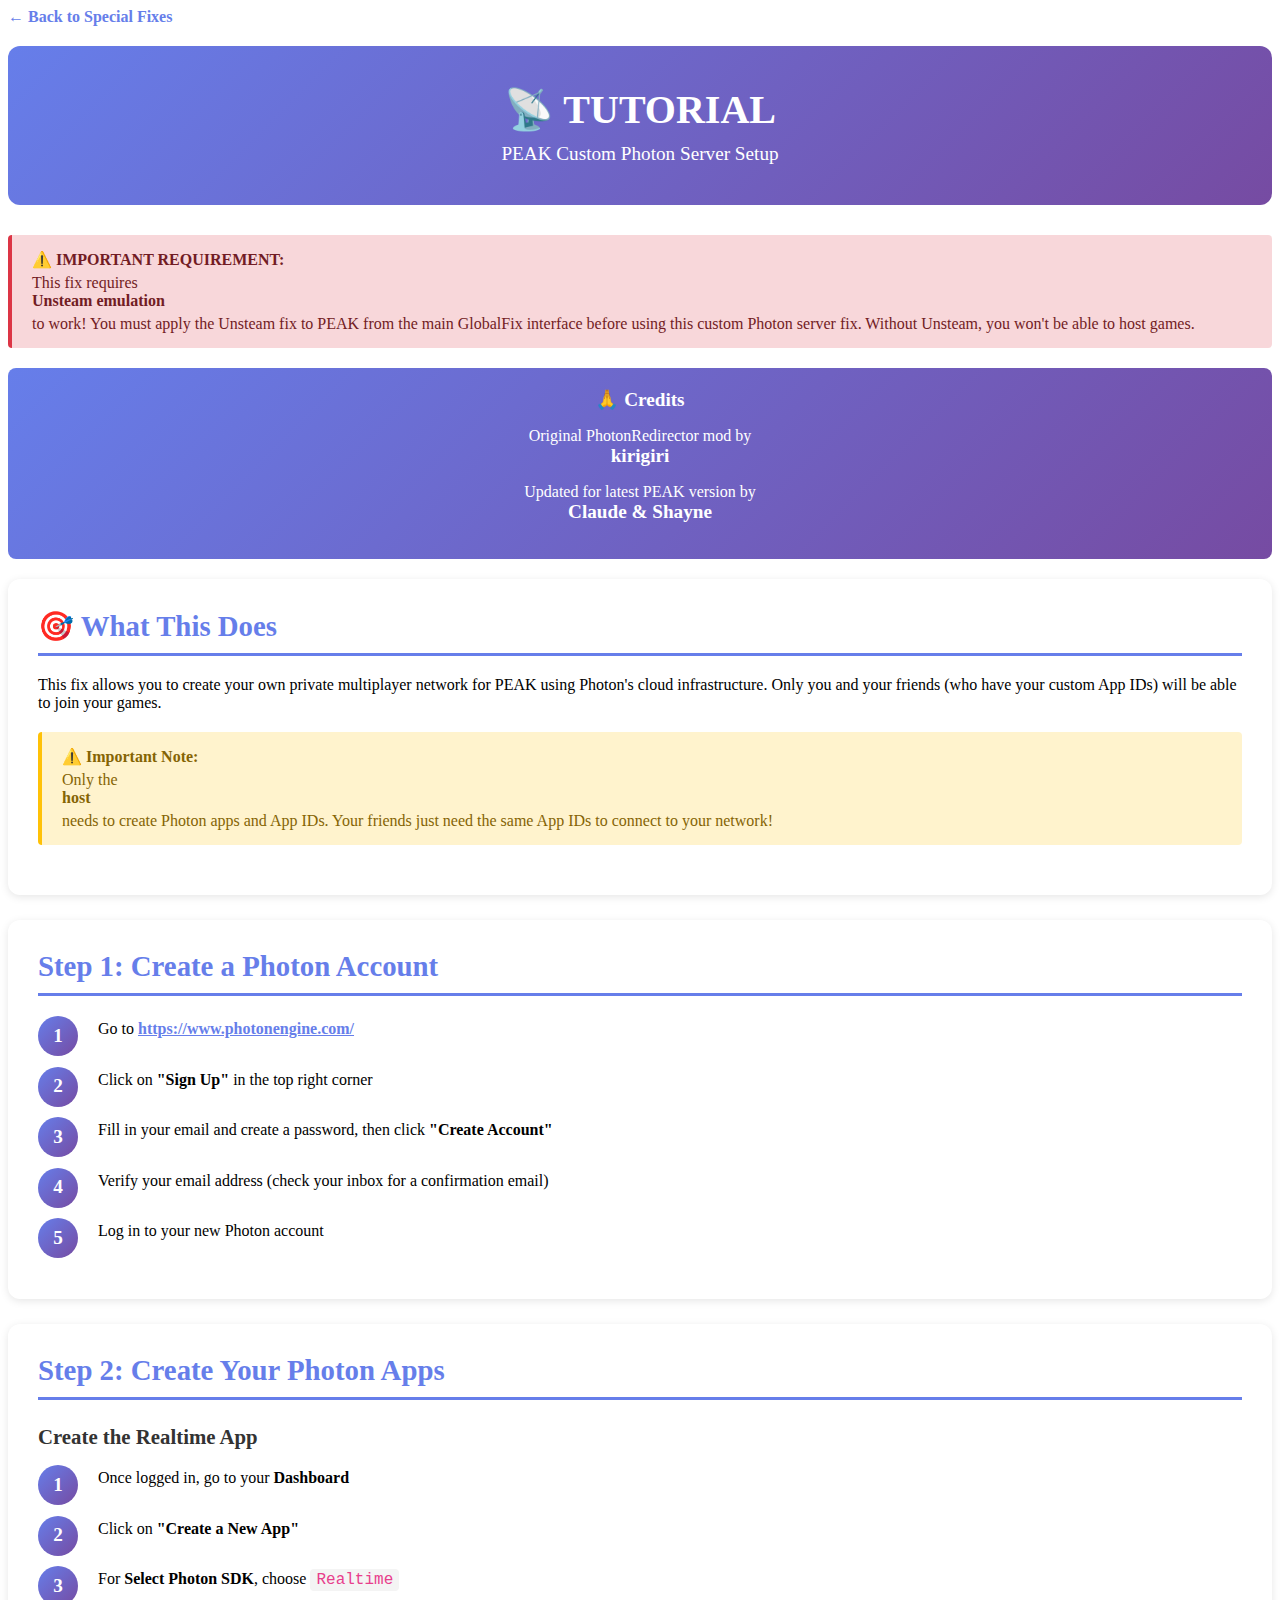
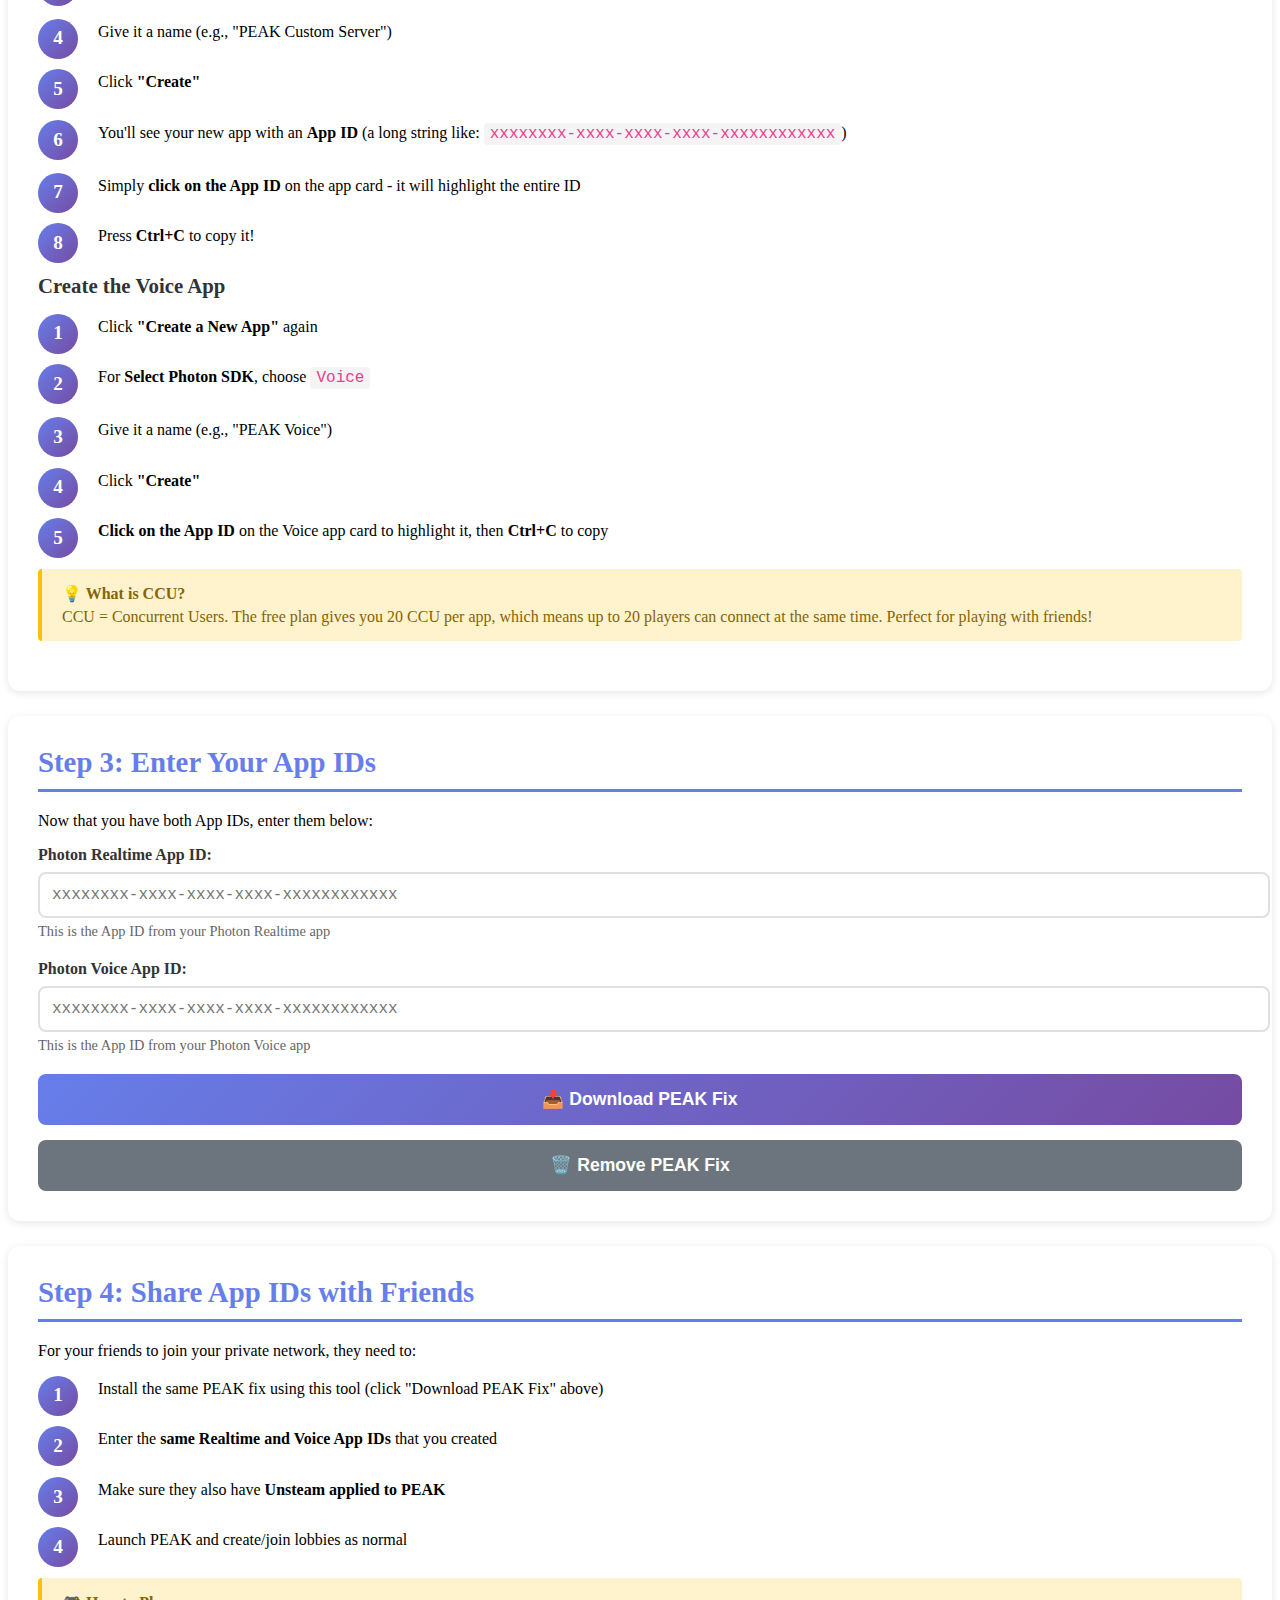
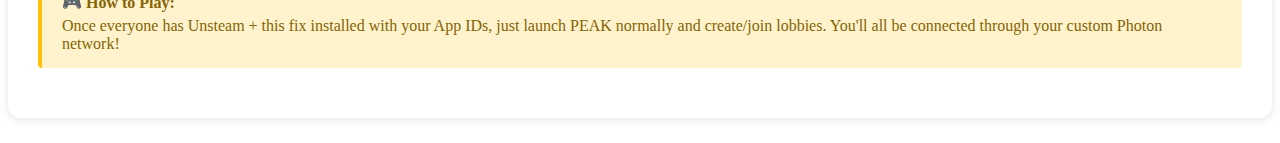
<file: docs/peak-fix.html>
<!DOCTYPE html>
<html lang="en">
<head>
  <meta charset="UTF-8">
  <meta name="viewport" content="width=device-width, initial-scale=1.0">
  <title>PEAK Custom Photon Server - GlobalFix</title>
  <link rel="stylesheet" href="compatibility.css">
  <style>
    .tutorial-header {
      background: linear-gradient(135deg, #667eea 0%, #764ba2 100%);
      color: white;
      padding: 40px;
      border-radius: 12px;
      margin-bottom: 30px;
      text-align: center;
    }

    .tutorial-header h1 {
      margin: 0 0 10px 0;
      font-size: 2.5em;
    }

    .tutorial-section {
      background: white;
      border-radius: 12px;
      padding: 30px;
      margin-bottom: 25px;
      box-shadow: 0 2px 8px rgba(0,0,0,0.1);
    }

    .tutorial-section h2 {
      color: #667eea;
      margin-top: 0;
      margin-bottom: 20px;
      font-size: 1.8em;
      border-bottom: 3px solid #667eea;
      padding-bottom: 10px;
    }

    .tutorial-section h3 {
      color: #333;
      margin-top: 25px;
      margin-bottom: 15px;
      font-size: 1.3em;
    }

    .tutorial-steps {
      counter-reset: step-counter;
      list-style: none;
      padding: 0;
    }

    .tutorial-steps li {
      counter-increment: step-counter;
      margin-bottom: 25px;
      padding-left: 60px;
      position: relative;
      line-height: 1.6;
    }

    .tutorial-steps li::before {
      content: counter(step-counter);
      position: absolute;
      left: 0;
      top: 0;
      background: linear-gradient(135deg, #667eea 0%, #764ba2 100%);
      color: white;
      width: 40px;
      height: 40px;
      border-radius: 50%;
      display: flex;
      align-items: center;
      justify-content: center;
      font-weight: bold;
      font-size: 1.2em;
    }

    .input-group {
      margin-bottom: 20px;
    }

    .input-group label {
      display: block;
      font-weight: 600;
      margin-bottom: 8px;
      color: #333;
    }

    .input-group input {
      width: 100%;
      padding: 12px;
      border: 2px solid #e0e0e0;
      border-radius: 8px;
      font-size: 1em;
      font-family: 'Courier New', monospace;
      transition: border-color 0.3s;
    }

    .input-group input:focus {
      outline: none;
      border-color: #667eea;
    }

    .input-group small {
      display: block;
      margin-top: 5px;
      color: #666;
      font-size: 0.9em;
    }

    .btn-primary-peak {
      background: linear-gradient(135deg, #667eea 0%, #764ba2 100%);
      color: white;
      border: none;
      padding: 15px 30px;
      font-size: 1.1em;
      font-weight: 600;
      border-radius: 8px;
      cursor: pointer;
      transition: transform 0.2s, box-shadow 0.2s;
      width: 100%;
      margin-bottom: 15px;
    }

    .btn-primary-peak:hover:not(:disabled) {
      transform: translateY(-2px);
      box-shadow: 0 8px 20px rgba(102, 126, 234, 0.3);
    }

    .btn-primary-peak:disabled {
      opacity: 0.6;
      cursor: not-allowed;
    }

    .btn-secondary-peak {
      background: #6c757d;
      color: white;
      border: none;
      padding: 15px 30px;
      font-size: 1.1em;
      font-weight: 600;
      border-radius: 8px;
      cursor: pointer;
      transition: transform 0.2s, box-shadow 0.2s;
      width: 100%;
    }

    .btn-secondary-peak:hover {
      transform: translateY(-2px);
      box-shadow: 0 8px 20px rgba(108, 117, 125, 0.3);
    }

    .alert {
      padding: 15px 20px;
      border-radius: 8px;
      margin-bottom: 20px;
      display: none;
    }

    .alert.success {
      background: #d4edda;
      border: 1px solid #c3e6cb;
      color: #155724;
      display: block;
    }

    .alert.error {
      background: #f8d7da;
      border: 1px solid #f5c6cb;
      color: #721c24;
      display: block;
    }

    .alert.info {
      background: #d1ecf1;
      border: 1px solid #bee5eb;
      color: #0c5460;
      display: block;
    }

    .note-box {
      background: #fff3cd;
      border-left: 4px solid #ffc107;
      padding: 15px 20px;
      border-radius: 4px;
      margin: 20px 0;
    }

    .note-box strong {
      color: #856404;
      display: block;
      margin-bottom: 5px;
    }

    .note-box p {
      margin: 0;
      color: #856404;
    }

    .warning-box {
      background: #f8d7da;
      border-left: 4px solid #dc3545;
      padding: 15px 20px;
      border-radius: 4px;
      margin: 20px 0;
    }

    .warning-box strong {
      color: #721c24;
      display: block;
      margin-bottom: 5px;
    }

    .warning-box p {
      margin: 0;
      color: #721c24;
    }

    code {
      background: #f4f4f4;
      padding: 2px 6px;
      border-radius: 4px;
      font-family: 'Courier New', monospace;
      color: #e83e8c;
    }

    .credits-box {
      background: linear-gradient(135deg, #667eea 0%, #764ba2 100%);
      color: white;
      padding: 20px;
      border-radius: 8px;
      margin: 20px 0;
      text-align: center;
    }

    .credits-box strong {
      display: block;
      font-size: 1.2em;
      margin-bottom: 10px;
    }
  </style>
</head>
<body>
  <div class="container">
    <!-- Back Button -->
    <a href="special-fixes.html" style="display: inline-block; margin-bottom: 20px; color: #667eea; text-decoration: none; font-weight: 600;">
      ← Back to Special Fixes
    </a>

    <div class="tutorial-header">
      <h1>📡 TUTORIAL</h1>
      <p style="font-size: 1.2em; margin: 10px 0 0 0;">PEAK Custom Photon Server Setup</p>
    </div>

    <!-- Important Notice -->
    <div class="warning-box">
      <strong>⚠️ IMPORTANT REQUIREMENT:</strong>
      <p>This fix requires <strong>Unsteam emulation</strong> to work! You must apply the Unsteam fix to PEAK from the main GlobalFix interface before using this custom Photon server fix. Without Unsteam, you won't be able to host games.</p>
    </div>

    <!-- Credits -->
    <div class="credits-box">
      <strong>🙏 Credits</strong>
      <p>Original PhotonRedirector mod by <strong>kirigiri</strong></p>
      <p>Updated for latest PEAK version by <strong>Claude & Shayne</strong></p>
    </div>

    <!-- Tutorial Section -->
    <div class="tutorial-section">
      <h2>🎯 What This Does</h2>
      <p>
        This fix allows you to create your own private multiplayer network for PEAK using Photon's cloud infrastructure.
        Only you and your friends (who have your custom App IDs) will be able to join your games.
      </p>

      <div class="note-box">
        <strong>⚠️ Important Note:</strong>
        <p>Only the <strong>host</strong> needs to create Photon apps and App IDs. Your friends just need the same App IDs to connect to your network!</p>
      </div>
    </div>

    <!-- Step 1: Create Photon Account -->
    <div class="tutorial-section">
      <h2>Step 1: Create a Photon Account</h2>
      <ol class="tutorial-steps">
        <li>
          Go to <a href="https://www.photonengine.com/" target="_blank" style="color: #667eea; font-weight: 600;">https://www.photonengine.com/</a>
        </li>
        <li>
          Click on <strong>"Sign Up"</strong> in the top right corner
        </li>
        <li>
          Fill in your email and create a password, then click <strong>"Create Account"</strong>
        </li>
        <li>
          Verify your email address (check your inbox for a confirmation email)
        </li>
        <li>
          Log in to your new Photon account
        </li>
      </ol>
    </div>

    <!-- Step 2: Create Photon Apps -->
    <div class="tutorial-section">
      <h2>Step 2: Create Your Photon Apps</h2>

      <h3>Create the Realtime App</h3>
      <ol class="tutorial-steps">
        <li>
          Once logged in, go to your <strong>Dashboard</strong>
        </li>
        <li>
          Click on <strong>"Create a New App"</strong>
        </li>
        <li>
          For <strong>Select Photon SDK</strong>, choose <code>Realtime</code>
        </li>
        <li>
          Give it a name (e.g., "PEAK Custom Server")
        </li>
        <li>
          Click <strong>"Create"</strong>
        </li>
        <li>
          You'll see your new app with an <strong>App ID</strong> (a long string like: <code>xxxxxxxx-xxxx-xxxx-xxxx-xxxxxxxxxxxx</code>)
        </li>
        <li>
          Simply <strong>click on the App ID</strong> on the app card - it will highlight the entire ID
        </li>
        <li>
          Press <strong>Ctrl+C</strong> to copy it!
        </li>
      </ol>

      <h3>Create the Voice App</h3>
      <ol class="tutorial-steps">
        <li>
          Click <strong>"Create a New App"</strong> again
        </li>
        <li>
          For <strong>Select Photon SDK</strong>, choose <code>Voice</code>
        </li>
        <li>
          Give it a name (e.g., "PEAK Voice")
        </li>
        <li>
          Click <strong>"Create"</strong>
        </li>
        <li>
          <strong>Click on the App ID</strong> on the Voice app card to highlight it, then <strong>Ctrl+C</strong> to copy
        </li>
      </ol>

      <div class="note-box">
        <strong>💡 What is CCU?</strong>
        <p>CCU = Concurrent Users. The free plan gives you 20 CCU per app, which means up to 20 players can connect at the same time. Perfect for playing with friends!</p>
      </div>
    </div>

    <!-- Step 3: Enter App IDs -->
    <div class="tutorial-section">
      <h2>Step 3: Enter Your App IDs</h2>
      <p>Now that you have both App IDs, enter them below:</p>

      <div class="input-group">
        <label for="realtimeAppId">Photon Realtime App ID:</label>
        <input
          type="text"
          id="realtimeAppId"
          placeholder="xxxxxxxx-xxxx-xxxx-xxxx-xxxxxxxxxxxx"
          autocomplete="off"
        >
        <small>This is the App ID from your Photon Realtime app</small>
      </div>

      <div class="input-group">
        <label for="voiceAppId">Photon Voice App ID:</label>
        <input
          type="text"
          id="voiceAppId"
          placeholder="xxxxxxxx-xxxx-xxxx-xxxx-xxxxxxxxxxxx"
          autocomplete="off"
        >
        <small>This is the App ID from your Photon Voice app</small>
      </div>

      <div id="alertBox" class="alert"></div>

      <button id="downloadFixBtn" class="btn-primary-peak">
        📥 Download PEAK Fix
      </button>

      <button id="unfixBtn" class="btn-secondary-peak">
        🗑️ Remove PEAK Fix
      </button>
    </div>

    <!-- Step 4: Share with Friends -->
    <div class="tutorial-section">
      <h2>Step 4: Share App IDs with Friends</h2>
      <p>
        For your friends to join your private network, they need to:
      </p>
      <ol class="tutorial-steps">
        <li>
          Install the same PEAK fix using this tool (click "Download PEAK Fix" above)
        </li>
        <li>
          Enter the <strong>same Realtime and Voice App IDs</strong> that you created
        </li>
        <li>
          Make sure they also have <strong>Unsteam applied to PEAK</strong>
        </li>
        <li>
          Launch PEAK and create/join lobbies as normal
        </li>
      </ol>

      <div class="note-box">
        <strong>🎮 How to Play:</strong>
        <p>Once everyone has Unsteam + this fix installed with your App IDs, just launch PEAK normally and create/join lobbies. You'll all be connected through your custom Photon network!</p>
      </div>
    </div>
  </div>

  <script src="nav.js"></script>
  <script>
    const realtimeAppIdInput = document.getElementById('realtimeAppId');
    const voiceAppIdInput = document.getElementById('voiceAppId');
    const downloadFixBtn = document.getElementById('downloadFixBtn');
    const unfixBtn = document.getElementById('unfixBtn');
    const alertBox = document.getElementById('alertBox');

    function showAlert(message, type) {
      alertBox.className = `alert ${type}`;
      alertBox.textContent = message;
      alertBox.scrollIntoView({ behavior: 'smooth', block: 'nearest' });
    }

    function hideAlert() {
      alertBox.className = 'alert';
      alertBox.textContent = '';
    }

    // Download PEAK Fix
    downloadFixBtn.addEventListener('click', async () => {
      const realtimeAppId = realtimeAppIdInput.value.trim();
      const voiceAppId = voiceAppIdInput.value.trim();

      if (!realtimeAppId || !voiceAppId) {
        showAlert('Please enter both Realtime and Voice App IDs', 'error');
        return;
      }

      // Basic validation for App ID format (UUID)
      const uuidRegex = /^[0-9a-f]{8}-[0-9a-f]{4}-[0-9a-f]{4}-[0-9a-f]{4}-[0-9a-f]{12}$/i;
      if (!uuidRegex.test(realtimeAppId) || !uuidRegex.test(voiceAppId)) {
        showAlert('Invalid App ID format. App IDs should be in UUID format (e.g., xxxxxxxx-xxxx-xxxx-xxxx-xxxxxxxxxxxx)', 'error');
        return;
      }

      downloadFixBtn.disabled = true;
      downloadFixBtn.textContent = '⏳ Installing...';
      hideAlert();

      try {
        const result = await window.electronAPI.installPeakFix({
          realtimeAppId: realtimeAppId,
          voiceAppId: voiceAppId
        });

        if (result.success) {
          showAlert('✓ PEAK fix installed successfully! You can now launch the game.', 'success');
        } else {
          showAlert(`Installation failed: ${result.error}`, 'error');
        }
      } catch (error) {
        showAlert(`Error: ${error.message}`, 'error');
      } finally {
        downloadFixBtn.disabled = false;
        downloadFixBtn.textContent = '📥 Download PEAK Fix';
      }
    });

    // Unfix PEAK
    unfixBtn.addEventListener('click', async () => {
      if (!confirm('This will remove all PEAK fix files from your game folder. Continue?')) {
        return;
      }

      unfixBtn.disabled = true;
      unfixBtn.textContent = '⏳ Removing...';
      hideAlert();

      try {
        const result = await window.electronAPI.unfixPeak();

        if (result.success) {
          showAlert('✓ PEAK fix removed successfully!', 'success');
        } else {
          showAlert(`Unfix failed: ${result.error}`, 'error');
        }
      } catch (error) {
        showAlert(`Error: ${error.message}`, 'error');
      } finally {
        unfixBtn.disabled = false;
        unfixBtn.textContent = '🗑️ Remove PEAK Fix';
      }
    });
  </script>
</body>
</html>
</file>
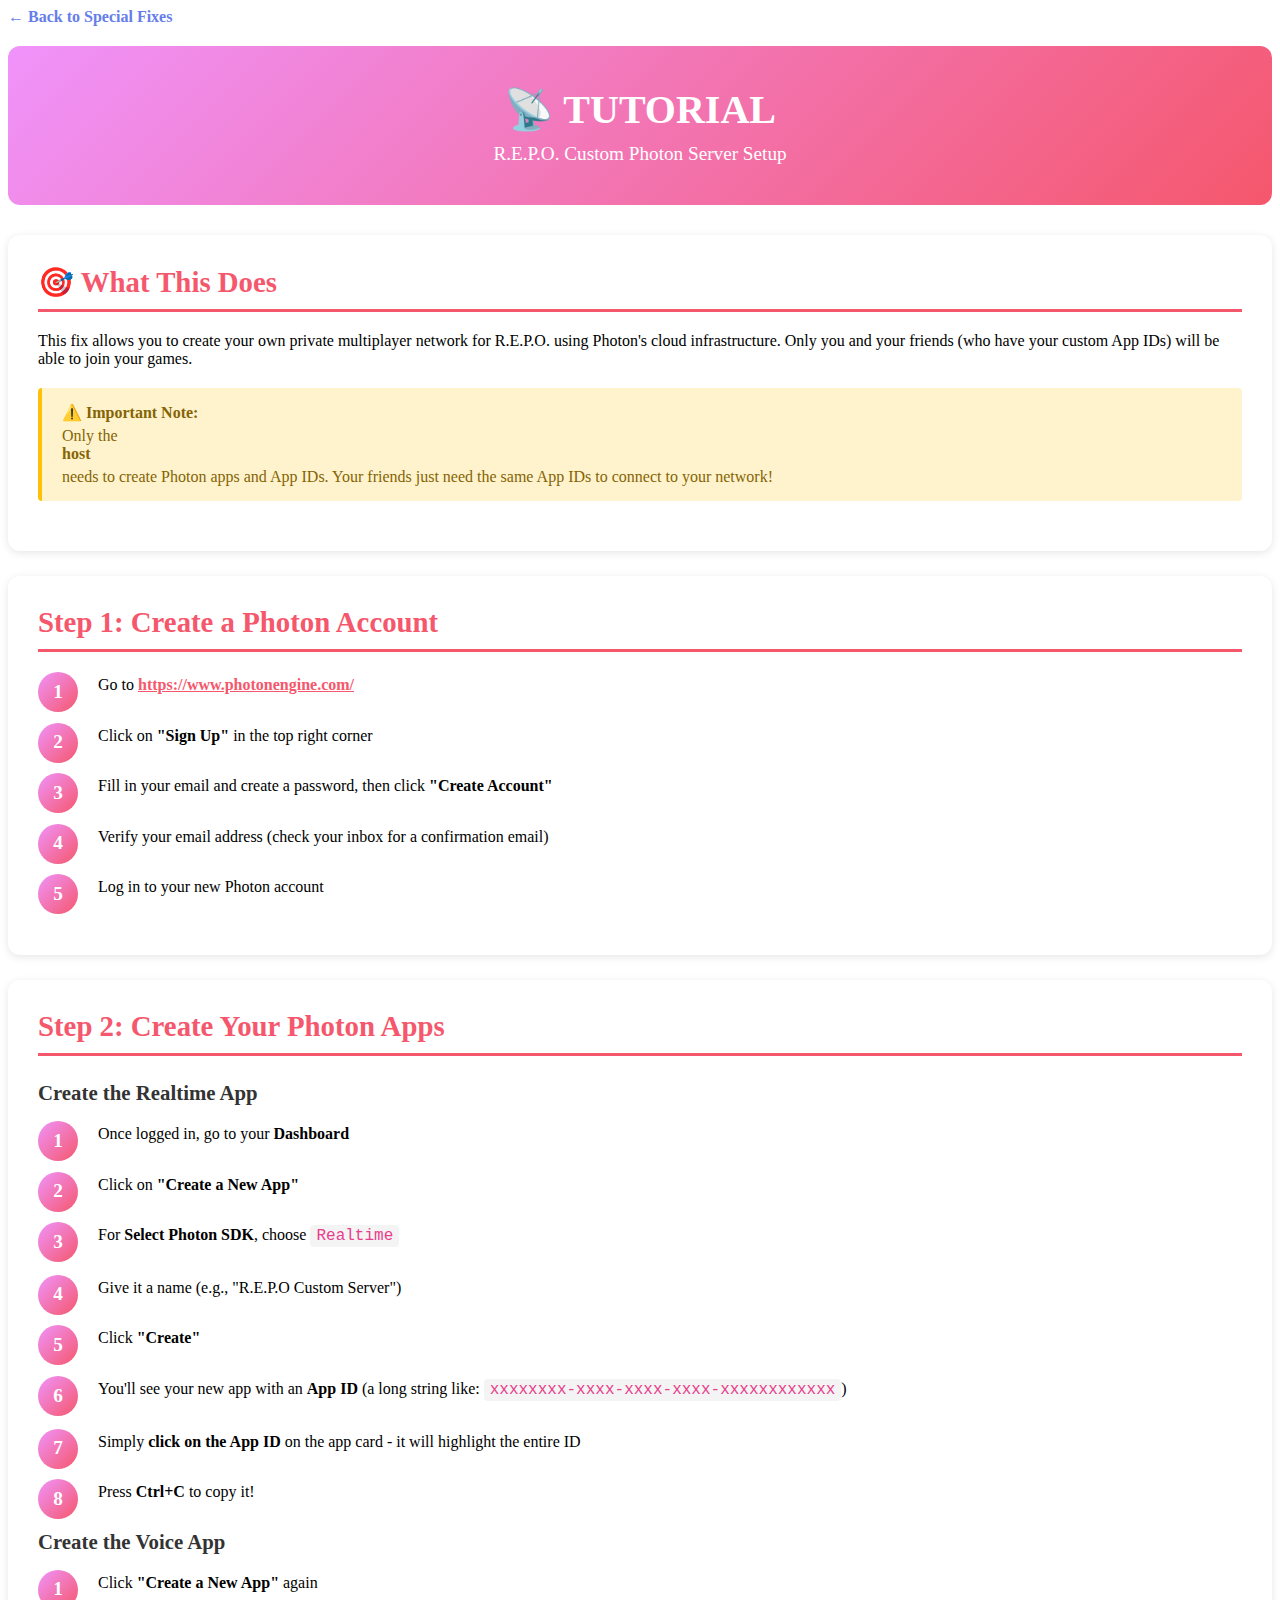
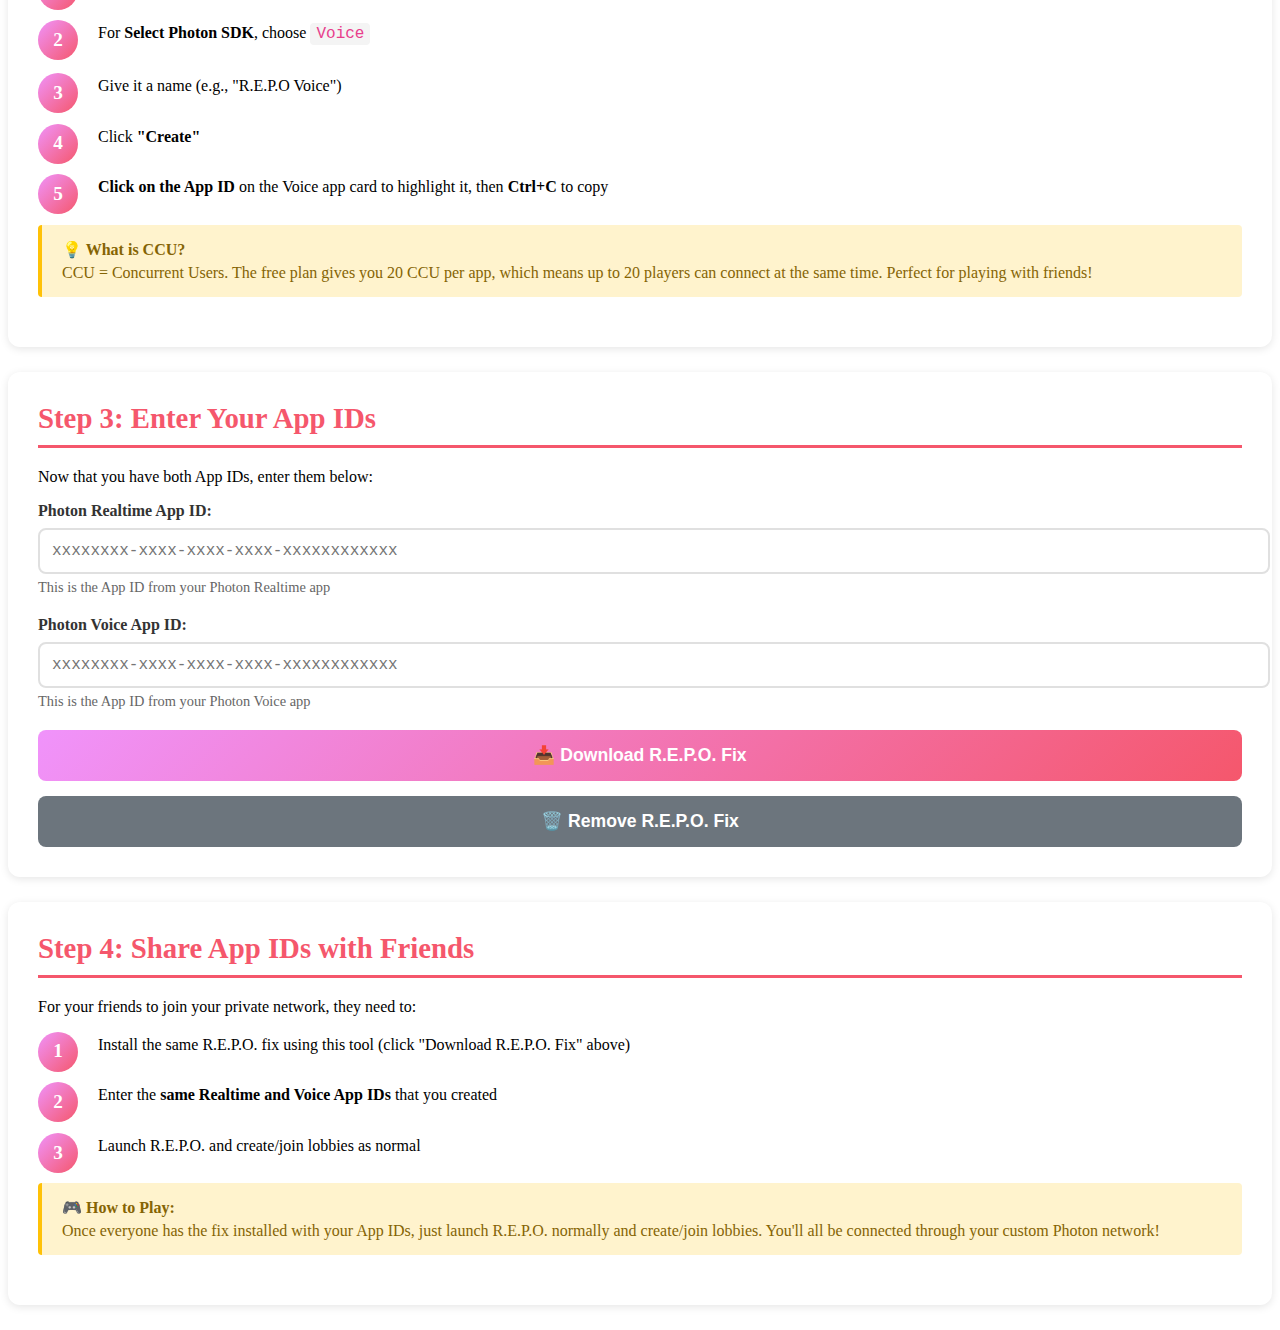
<file: docs/repo-fix.html>
<!DOCTYPE html>
<html lang="en">
<head>
  <meta charset="UTF-8">
  <meta name="viewport" content="width=device-width, initial-scale=1.0">
  <title>R.E.P.O. Custom Photon Server - GlobalFix</title>
  <link rel="stylesheet" href="compatibility.css">
  <style>
    .tutorial-header {
      background: linear-gradient(135deg, #f093fb 0%, #f5576c 100%);
      color: white;
      padding: 40px;
      border-radius: 12px;
      margin-bottom: 30px;
      text-align: center;
    }

    .tutorial-header h1 {
      margin: 0 0 10px 0;
      font-size: 2.5em;
    }

    .tutorial-section {
      background: white;
      border-radius: 12px;
      padding: 30px;
      margin-bottom: 25px;
      box-shadow: 0 2px 8px rgba(0,0,0,0.1);
    }

    .tutorial-section h2 {
      color: #f5576c;
      margin-top: 0;
      margin-bottom: 20px;
      font-size: 1.8em;
      border-bottom: 3px solid #f5576c;
      padding-bottom: 10px;
    }

    .tutorial-section h3 {
      color: #333;
      margin-top: 25px;
      margin-bottom: 15px;
      font-size: 1.3em;
    }

    .tutorial-steps {
      counter-reset: step-counter;
      list-style: none;
      padding: 0;
    }

    .tutorial-steps li {
      counter-increment: step-counter;
      margin-bottom: 25px;
      padding-left: 60px;
      position: relative;
      line-height: 1.6;
    }

    .tutorial-steps li::before {
      content: counter(step-counter);
      position: absolute;
      left: 0;
      top: 0;
      background: linear-gradient(135deg, #f093fb 0%, #f5576c 100%);
      color: white;
      width: 40px;
      height: 40px;
      border-radius: 50%;
      display: flex;
      align-items: center;
      justify-content: center;
      font-weight: bold;
      font-size: 1.2em;
    }

    .tutorial-steps img {
      max-width: 100%;
      border-radius: 8px;
      box-shadow: 0 4px 12px rgba(0,0,0,0.15);
      margin-top: 10px;
    }

    .input-group {
      margin-bottom: 20px;
    }

    .input-group label {
      display: block;
      font-weight: 600;
      margin-bottom: 8px;
      color: #333;
    }

    .input-group input {
      width: 100%;
      padding: 12px;
      border: 2px solid #e0e0e0;
      border-radius: 8px;
      font-size: 1em;
      font-family: 'Courier New', monospace;
      transition: border-color 0.3s;
    }

    .input-group input:focus {
      outline: none;
      border-color: #f5576c;
    }

    .input-group small {
      display: block;
      margin-top: 5px;
      color: #666;
      font-size: 0.9em;
    }

    .btn-primary-repo {
      background: linear-gradient(135deg, #f093fb 0%, #f5576c 100%);
      color: white;
      border: none;
      padding: 15px 30px;
      font-size: 1.1em;
      font-weight: 600;
      border-radius: 8px;
      cursor: pointer;
      transition: transform 0.2s, box-shadow 0.2s;
      width: 100%;
      margin-bottom: 15px;
    }

    .btn-primary-repo:hover:not(:disabled) {
      transform: translateY(-2px);
      box-shadow: 0 8px 20px rgba(245, 87, 108, 0.3);
    }

    .btn-primary-repo:disabled {
      opacity: 0.6;
      cursor: not-allowed;
    }

    .btn-secondary-repo {
      background: #6c757d;
      color: white;
      border: none;
      padding: 15px 30px;
      font-size: 1.1em;
      font-weight: 600;
      border-radius: 8px;
      cursor: pointer;
      transition: transform 0.2s, box-shadow 0.2s;
      width: 100%;
    }

    .btn-secondary-repo:hover {
      transform: translateY(-2px);
      box-shadow: 0 8px 20px rgba(108, 117, 125, 0.3);
    }

    .alert {
      padding: 15px 20px;
      border-radius: 8px;
      margin-bottom: 20px;
      display: none;
    }

    .alert.success {
      background: #d4edda;
      border: 1px solid #c3e6cb;
      color: #155724;
      display: block;
    }

    .alert.error {
      background: #f8d7da;
      border: 1px solid #f5c6cb;
      color: #721c24;
      display: block;
    }

    .alert.info {
      background: #d1ecf1;
      border: 1px solid #bee5eb;
      color: #0c5460;
      display: block;
    }

    .note-box {
      background: #fff3cd;
      border-left: 4px solid #ffc107;
      padding: 15px 20px;
      border-radius: 4px;
      margin: 20px 0;
    }

    .note-box strong {
      color: #856404;
      display: block;
      margin-bottom: 5px;
    }

    .note-box p {
      margin: 0;
      color: #856404;
    }

    code {
      background: #f4f4f4;
      padding: 2px 6px;
      border-radius: 4px;
      font-family: 'Courier New', monospace;
      color: #e83e8c;
    }
  </style>
</head>
<body>
  <div class="container">
    <!-- Back Button -->
    <a href="special-fixes.html" style="display: inline-block; margin-bottom: 20px; color: #667eea; text-decoration: none; font-weight: 600;">
      ← Back to Special Fixes
    </a>

    <div class="tutorial-header">
      <h1>📡 TUTORIAL</h1>
      <p style="font-size: 1.2em; margin: 10px 0 0 0;">R.E.P.O. Custom Photon Server Setup</p>
    </div>

    <!-- Tutorial Section -->
    <div class="tutorial-section">
      <h2>🎯 What This Does</h2>
      <p>
        This fix allows you to create your own private multiplayer network for R.E.P.O. using Photon's cloud infrastructure.
        Only you and your friends (who have your custom App IDs) will be able to join your games.
      </p>

      <div class="note-box">
        <strong>⚠️ Important Note:</strong>
        <p>Only the <strong>host</strong> needs to create Photon apps and App IDs. Your friends just need the same App IDs to connect to your network!</p>
      </div>
    </div>

    <!-- Step 1: Create Photon Account -->
    <div class="tutorial-section">
      <h2>Step 1: Create a Photon Account</h2>
      <ol class="tutorial-steps">
        <li>
          Go to <a href="https://www.photonengine.com/" target="_blank" style="color: #f5576c; font-weight: 600;">https://www.photonengine.com/</a>
        </li>
        <li>
          Click on <strong>"Sign Up"</strong> in the top right corner
        </li>
        <li>
          Fill in your email and create a password, then click <strong>"Create Account"</strong>
        </li>
        <li>
          Verify your email address (check your inbox for a confirmation email)
        </li>
        <li>
          Log in to your new Photon account
        </li>
      </ol>
    </div>

    <!-- Step 2: Create Photon Apps -->
    <div class="tutorial-section">
      <h2>Step 2: Create Your Photon Apps</h2>

      <h3>Create the Realtime App</h3>
      <ol class="tutorial-steps">
        <li>
          Once logged in, go to your <strong>Dashboard</strong>
        </li>
        <li>
          Click on <strong>"Create a New App"</strong>
        </li>
        <li>
          For <strong>Select Photon SDK</strong>, choose <code>Realtime</code>
        </li>
        <li>
          Give it a name (e.g., "R.E.P.O Custom Server")
        </li>
        <li>
          Click <strong>"Create"</strong>
        </li>
        <li>
          You'll see your new app with an <strong>App ID</strong> (a long string like: <code>xxxxxxxx-xxxx-xxxx-xxxx-xxxxxxxxxxxx</code>)
        </li>
        <li>
          Simply <strong>click on the App ID</strong> on the app card - it will highlight the entire ID
        </li>
        <li>
          Press <strong>Ctrl+C</strong> to copy it!
        </li>
      </ol>

      <h3>Create the Voice App</h3>
      <ol class="tutorial-steps">
        <li>
          Click <strong>"Create a New App"</strong> again
        </li>
        <li>
          For <strong>Select Photon SDK</strong>, choose <code>Voice</code>
        </li>
        <li>
          Give it a name (e.g., "R.E.P.O Voice")
        </li>
        <li>
          Click <strong>"Create"</strong>
        </li>
        <li>
          <strong>Click on the App ID</strong> on the Voice app card to highlight it, then <strong>Ctrl+C</strong> to copy
        </li>
      </ol>

      <div class="note-box">
        <strong>💡 What is CCU?</strong>
        <p>CCU = Concurrent Users. The free plan gives you 20 CCU per app, which means up to 20 players can connect at the same time. Perfect for playing with friends!</p>
      </div>
    </div>

    <!-- Step 3: Enter App IDs -->
    <div class="tutorial-section">
      <h2>Step 3: Enter Your App IDs</h2>
      <p>Now that you have both App IDs, enter them below:</p>

      <div class="input-group">
        <label for="realtimeAppId">Photon Realtime App ID:</label>
        <input
          type="text"
          id="realtimeAppId"
          placeholder="xxxxxxxx-xxxx-xxxx-xxxx-xxxxxxxxxxxx"
          autocomplete="off"
        >
        <small>This is the App ID from your Photon Realtime app</small>
      </div>

      <div class="input-group">
        <label for="voiceAppId">Photon Voice App ID:</label>
        <input
          type="text"
          id="voiceAppId"
          placeholder="xxxxxxxx-xxxx-xxxx-xxxx-xxxxxxxxxxxx"
          autocomplete="off"
        >
        <small>This is the App ID from your Photon Voice app</small>
      </div>

      <div id="alertBox" class="alert"></div>

      <button id="downloadFixBtn" class="btn-primary-repo">
        📥 Download R.E.P.O. Fix
      </button>

      <button id="unfixBtn" class="btn-secondary-repo">
        🗑️ Remove R.E.P.O. Fix
      </button>
    </div>

    <!-- Step 4: Share with Friends -->
    <div class="tutorial-section">
      <h2>Step 4: Share App IDs with Friends</h2>
      <p>
        For your friends to join your private network, they need to:
      </p>
      <ol class="tutorial-steps">
        <li>
          Install the same R.E.P.O. fix using this tool (click "Download R.E.P.O. Fix" above)
        </li>
        <li>
          Enter the <strong>same Realtime and Voice App IDs</strong> that you created
        </li>
        <li>
          Launch R.E.P.O. and create/join lobbies as normal
        </li>
      </ol>

      <div class="note-box">
        <strong>🎮 How to Play:</strong>
        <p>Once everyone has the fix installed with your App IDs, just launch R.E.P.O. normally and create/join lobbies. You'll all be connected through your custom Photon network!</p>
      </div>
    </div>
  </div>

  <script src="nav.js"></script>
  <script>
    const realtimeAppIdInput = document.getElementById('realtimeAppId');
    const voiceAppIdInput = document.getElementById('voiceAppId');
    const downloadFixBtn = document.getElementById('downloadFixBtn');
    const unfixBtn = document.getElementById('unfixBtn');
    const alertBox = document.getElementById('alertBox');

    function showAlert(message, type) {
      alertBox.className = `alert ${type}`;
      alertBox.textContent = message;
      alertBox.scrollIntoView({ behavior: 'smooth', block: 'nearest' });
    }

    function hideAlert() {
      alertBox.className = 'alert';
      alertBox.textContent = '';
    }

    // Download R.E.P.O. Fix
    downloadFixBtn.addEventListener('click', async () => {
      const realtimeAppId = realtimeAppIdInput.value.trim();
      const voiceAppId = voiceAppIdInput.value.trim();

      if (!realtimeAppId || !voiceAppId) {
        showAlert('Please enter both Realtime and Voice App IDs', 'error');
        return;
      }

      // Basic validation for App ID format (UUID)
      const uuidRegex = /^[0-9a-f]{8}-[0-9a-f]{4}-[0-9a-f]{4}-[0-9a-f]{4}-[0-9a-f]{12}$/i;
      if (!uuidRegex.test(realtimeAppId) || !uuidRegex.test(voiceAppId)) {
        showAlert('Invalid App ID format. App IDs should be in UUID format (e.g., xxxxxxxx-xxxx-xxxx-xxxx-xxxxxxxxxxxx)', 'error');
        return;
      }

      downloadFixBtn.disabled = true;
      downloadFixBtn.textContent = '⏳ Installing...';
      hideAlert();

      try {
        const result = await window.electronAPI.installREPOFix({
          realtimeAppId: realtimeAppId,
          voiceAppId: voiceAppId
        });

        if (result.success) {
          showAlert('✓ R.E.P.O. fix installed successfully! You can now launch the game.', 'success');
        } else {
          showAlert(`Installation failed: ${result.error}`, 'error');
        }
      } catch (error) {
        showAlert(`Error: ${error.message}`, 'error');
      } finally {
        downloadFixBtn.disabled = false;
        downloadFixBtn.textContent = '📥 Download R.E.P.O. Fix';
      }
    });

    // Unfix R.E.P.O.
    unfixBtn.addEventListener('click', async () => {
      if (!confirm('This will remove all R.E.P.O. fix files from your game folder. Continue?')) {
        return;
      }

      unfixBtn.disabled = true;
      unfixBtn.textContent = '⏳ Removing...';
      hideAlert();

      try {
        const result = await window.electronAPI.unfixREPO();

        if (result.success) {
          showAlert('✓ R.E.P.O. fix removed successfully!', 'success');
        } else {
          showAlert(`Unfix failed: ${result.error}`, 'error');
        }
      } catch (error) {
        showAlert(`Error: ${error.message}`, 'error');
      } finally {
        unfixBtn.disabled = false;
        unfixBtn.textContent = '🗑️ Remove R.E.P.O. Fix';
      }
    });
  </script>
</body>
</html>
</file>
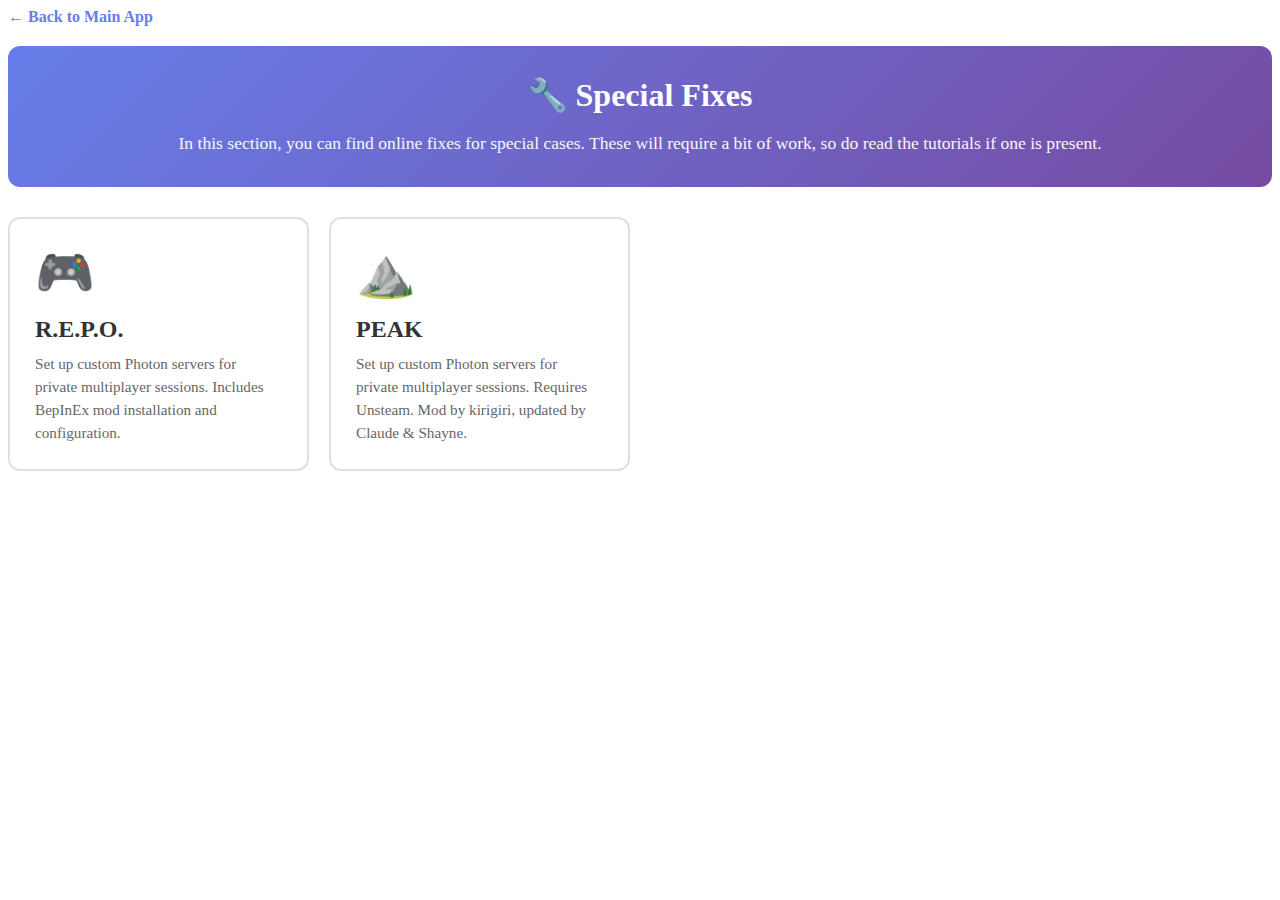
<file: docs/special-fixes.html>
<!DOCTYPE html>
<html lang="en">
<head>
  <meta charset="UTF-8">
  <meta name="viewport" content="width=device-width, initial-scale=1.0">
  <title>Special Fixes - GlobalFix</title>
  <link rel="stylesheet" href="compatibility.css">
  <style>
    .welcome-section {
      background: linear-gradient(135deg, #667eea 0%, #764ba2 100%);
      color: white;
      padding: 30px;
      border-radius: 12px;
      margin-bottom: 30px;
      text-align: center;
    }

    .welcome-section h1 {
      margin: 0 0 15px 0;
      font-size: 2em;
    }

    .welcome-section p {
      margin: 0;
      font-size: 1.1em;
      opacity: 0.95;
      line-height: 1.6;
    }

    .fixes-grid {
      display: grid;
      grid-template-columns: repeat(auto-fill, minmax(300px, 1fr));
      gap: 20px;
      margin-top: 20px;
    }

    .fix-card {
      background: white;
      border: 2px solid #e0e0e0;
      border-radius: 12px;
      padding: 25px;
      cursor: pointer;
      transition: all 0.3s ease;
      text-decoration: none;
      color: inherit;
      display: block;
    }

    .fix-card:hover {
      border-color: #667eea;
      box-shadow: 0 8px 20px rgba(102, 126, 234, 0.2);
      transform: translateY(-4px);
    }

    .fix-card-icon {
      font-size: 3em;
      margin-bottom: 15px;
      display: block;
    }

    .fix-card-title {
      font-size: 1.5em;
      font-weight: 600;
      margin-bottom: 10px;
      color: #333;
    }

    .fix-card-description {
      color: #666;
      line-height: 1.5;
      font-size: 0.95em;
    }
  </style>
</head>
<body>
  <div class="container">
    <!-- Back Button -->
    <a href="#" id="backToHome" style="display: inline-block; margin-bottom: 20px; color: #667eea; text-decoration: none; font-weight: 600;">
      ← Back to Main App
    </a>

    <div class="welcome-section">
      <h1>🔧 Special Fixes</h1>
      <p>
        In this section, you can find online fixes for special cases. These will require a bit of work,
        so do read the tutorials if one is present.
      </p>
    </div>

    <div class="fixes-grid">
      <a href="repo-fix.html" class="fix-card">
        <span class="fix-card-icon">🎮</span>
        <div class="fix-card-title">R.E.P.O.</div>
        <div class="fix-card-description">
          Set up custom Photon servers for private multiplayer sessions. Includes BepInEx mod installation and configuration.
        </div>
      </a>

      <a href="peak-fix.html" class="fix-card">
        <span class="fix-card-icon">⛰️</span>
        <div class="fix-card-title">PEAK</div>
        <div class="fix-card-description">
          Set up custom Photon servers for private multiplayer sessions. Requires Unsteam. Mod by kirigiri, updated by Claude & Shayne.
        </div>
      </a>

      <!-- Future special fixes will go here -->
    </div>
  </div>

  <script src="nav.js"></script>
</body>
</html>
</file>
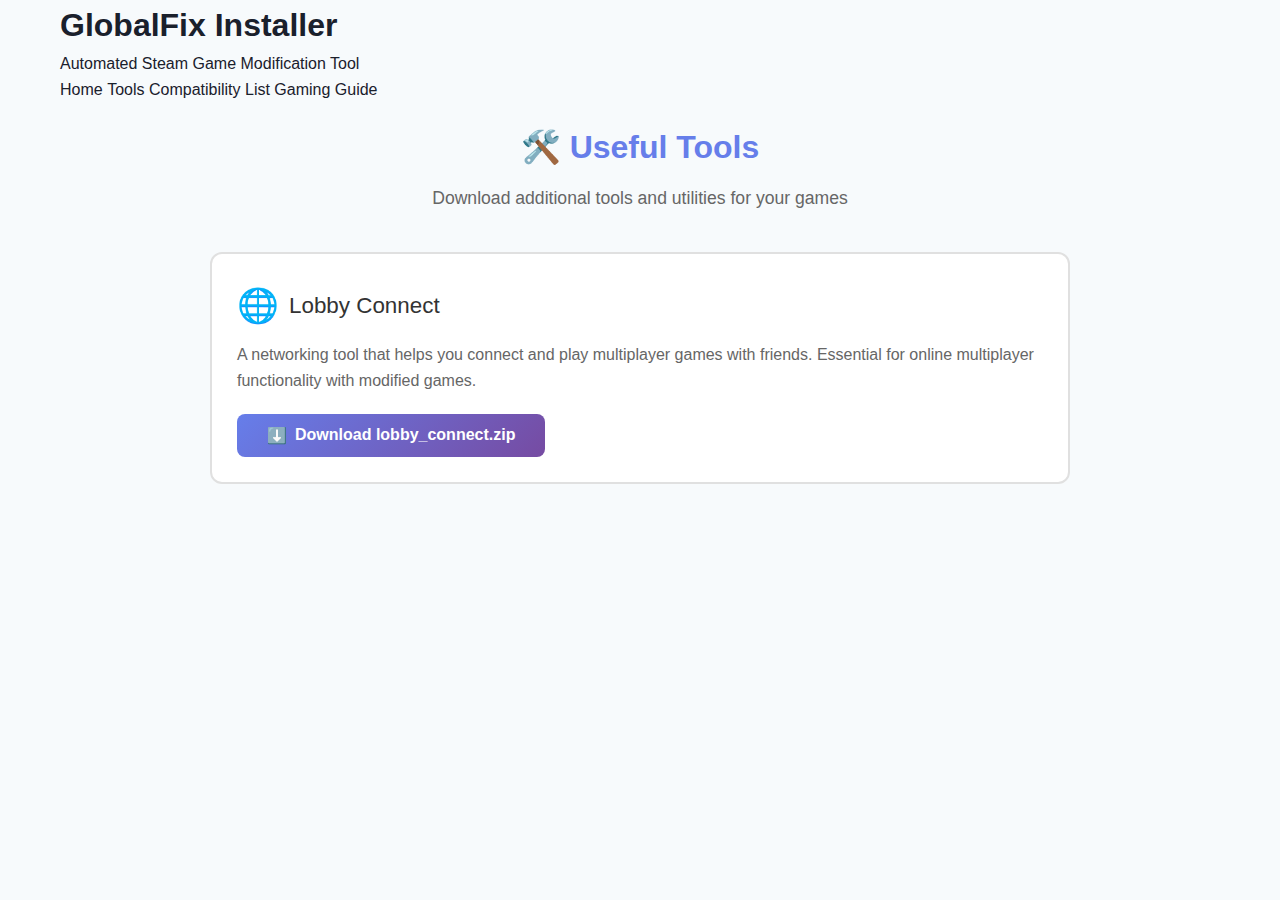
<file: docs/tools.html>
<!DOCTYPE html>
<html lang="en">
<head>
  <meta charset="UTF-8">
  <meta name="viewport" content="width=device-width, initial-scale=1.0">
  <meta http-equiv="Content-Security-Policy" content="default-src 'self'; script-src 'self'; style-src 'self' 'unsafe-inline'">
  <title>Tools - GlobalFix Installer</title>
  <link rel="stylesheet" href="styles.css">
  <style>
    .tools-container {
      max-width: 900px;
      margin: 0 auto;
      padding: 20px;
    }

    .tools-header {
      text-align: center;
      margin-bottom: 40px;
    }

    .tools-header h1 {
      color: #667eea;
      margin-bottom: 10px;
    }

    .tools-header p {
      color: #666;
      font-size: 1.1em;
    }

    .tool-card {
      background: white;
      border: 2px solid #e0e0e0;
      border-radius: 12px;
      padding: 25px;
      margin-bottom: 20px;
      transition: all 0.3s ease;
    }

    .tool-card:hover {
      border-color: #667eea;
      box-shadow: 0 4px 12px rgba(102, 126, 234, 0.15);
      transform: translateY(-2px);
    }

    .tool-title {
      color: #333;
      font-size: 1.4em;
      margin-bottom: 10px;
      display: flex;
      align-items: center;
      gap: 10px;
    }

    .tool-icon {
      font-size: 1.5em;
    }

    .tool-description {
      color: #666;
      margin-bottom: 20px;
      line-height: 1.6;
    }

    .tool-download-btn {
      background: linear-gradient(135deg, #667eea 0%, #764ba2 100%);
      color: white;
      border: none;
      padding: 12px 30px;
      border-radius: 8px;
      font-size: 1em;
      font-weight: 600;
      cursor: pointer;
      transition: all 0.3s ease;
      display: inline-flex;
      align-items: center;
      gap: 8px;
    }

    .tool-download-btn:hover {
      transform: scale(1.05);
      box-shadow: 0 4px 12px rgba(102, 126, 234, 0.3);
    }

    .tool-download-btn:active {
      transform: scale(0.98);
    }

    .back-link {
      display: inline-block;
      margin-bottom: 20px;
      color: #667eea;
      text-decoration: none;
      font-weight: 600;
      transition: all 0.3s ease;
    }

    .back-link:hover {
      color: #764ba2;
      transform: translateX(-5px);
    }

    .download-status {
      margin-top: 10px;
      padding: 10px;
      border-radius: 6px;
      font-size: 0.9em;
      display: none;
    }

    .download-status.success {
      background: #d4edda;
      color: #155724;
      border: 1px solid #c3e6cb;
      display: block;
    }

    .download-status.error {
      background: #f8d7da;
      color: #721c24;
      border: 1px solid #f5c6cb;
      display: block;
    }

    .download-status.loading {
      background: #d1ecf1;
      color: #0c5460;
      border: 1px solid #bee5eb;
      display: block;
    }
  </style>
</head>
<body>
  <div class="container">
    <header>
      <h1>GlobalFix Installer</h1>
      <p class="subtitle">Automated Steam Game Modification Tool</p>
      <nav class="header-nav">
        <a href="index.html" class="nav-link">Home</a>
        <a href="#" class="nav-link active" id="toolsLink">Tools</a>
        <a href="#" class="nav-link" id="compatibilityLink">Compatibility List</a>
        <a href="#" class="nav-link" id="guideLink">Gaming Guide</a>
      </nav>
    </header>

    <main>
      <div class="tools-container">
        <div class="tools-header">
          <h1>🛠️ Useful Tools</h1>
          <p>Download additional tools and utilities for your games</p>
        </div>

        <!-- Lobby Connect Tool -->
        <div class="tool-card">
          <div class="tool-title">
            <span class="tool-icon">🌐</span>
            <span>Lobby Connect</span>
          </div>
          <div class="tool-description">
            <p>
              A networking tool that helps you connect and play multiplayer games with friends.
              Essential for online multiplayer functionality with modified games.
            </p>
          </div>
          <button class="tool-download-btn" id="downloadLobbyConnect">
            <span>⬇️</span>
            <span>Download lobby_connect.zip</span>
          </button>
          <div id="lobbyConnectStatus" class="download-status"></div>
        </div>

        <!-- Add more tools here in the future -->
      </div>
    </main>
  </div>

  <script>
    const { ipcRenderer } = require('electron');

    // Handle Lobby Connect download
    document.getElementById('downloadLobbyConnect').addEventListener('click', async () => {
      const statusEl = document.getElementById('lobbyConnectStatus');
      const btn = document.getElementById('downloadLobbyConnect');

      statusEl.className = 'download-status loading';
      statusEl.textContent = 'Downloading...';
      btn.disabled = true;

      try {
        const result = await ipcRenderer.invoke('download-lobby-connect');

        if (result.success) {
          statusEl.className = 'download-status success';
          statusEl.textContent = `✅ Downloaded successfully to: ${result.path}`;
        } else {
          statusEl.className = 'download-status error';
          statusEl.textContent = `❌ Download failed: ${result.error}`;
        }
      } catch (error) {
        statusEl.className = 'download-status error';
        statusEl.textContent = `❌ Download failed: ${error.message}`;
      } finally {
        btn.disabled = false;

        // Clear status after 5 seconds
        setTimeout(() => {
          statusEl.className = 'download-status';
          statusEl.textContent = '';
        }, 5000);
      }
    });

    // Handle compatibility link
    document.getElementById('compatibilityLink').addEventListener('click', (e) => {
      e.preventDefault();
      ipcRenderer.send('open-compatibility');
    });

    // Handle guide link
    document.getElementById('guideLink').addEventListener('click', (e) => {
      e.preventDefault();
      ipcRenderer.send('open-guide');
    });
  </script>
</body>
</html>
</file>
<file: docs/compatibility.css>
/* Compatibility Page Specific Styles */

.compat-header {
    padding: 120px 0 60px;
    background: var(--gradient-primary);
    color: white;
    text-align: center;
}

.compat-title {
    font-size: 3rem;
    font-weight: 800;
    margin-bottom: 1rem;
}

.compat-subtitle {
    font-size: 1.25rem;
    opacity: 0.9;
    margin-bottom: 3rem;
}

.compat-controls {
    max-width: 900px;
    margin: 0 auto 3rem;
}

.search-box {
    position: relative;
    margin-bottom: 1.5rem;
}

.search-box svg {
    position: absolute;
    left: 1rem;
    top: 50%;
    transform: translateY(-50%);
    color: var(--text-lighter);
}

.search-box input {
    width: 100%;
    padding: 1rem 1rem 1rem 3rem;
    border: none;
    border-radius: 12px;
    font-size: 1rem;
    background: white;
    box-shadow: 0 4px 20px rgba(0, 0, 0, 0.1);
    transition: all 0.3s ease;
}

.search-box input:focus {
    outline: none;
    box-shadow: 0 6px 30px rgba(0, 0, 0, 0.15);
    transform: translateY(-2px);
}

.filter-buttons {
    display: flex;
    gap: 1rem;
    justify-content: center;
    flex-wrap: wrap;
}

.filter-btn {
    padding: 0.75rem 1.5rem;
    border: 2px solid rgba(255, 255, 255, 0.3);
    background: transparent;
    color: white;
    border-radius: 25px;
    font-weight: 600;
    cursor: pointer;
    transition: all 0.3s ease;
}

.filter-btn:hover {
    background: rgba(255, 255, 255, 0.1);
    transform: translateY(-2px);
}

.filter-btn.active {
    background: white;
    color: var(--primary);
    border-color: white;
}

.compat-stats {
    display: grid;
    grid-template-columns: repeat(auto-fit, minmax(200px, 1fr));
    gap: 1.5rem;
    max-width: 900px;
    margin: 0 auto;
}

.stat-card {
    background: rgba(255, 255, 255, 0.95);
    padding: 1.5rem;
    border-radius: 15px;
    text-align: center;
    box-shadow: 0 4px 20px rgba(0, 0, 0, 0.1);
    transition: transform 0.3s ease;
}

.stat-card:hover {
    transform: translateY(-5px);
}

.stat-icon {
    font-size: 2rem;
    margin-bottom: 0.5rem;
}

.stat-value {
    font-size: 2rem;
    font-weight: 700;
    color: var(--primary);
    margin-bottom: 0.25rem;
}

.stat-label {
    color: var(--text-light);
    font-size: 0.9rem;
    font-weight: 500;
}

.compat-section {
    padding: 60px 0 100px;
    background: var(--bg-light);
}

.table-container {
    background: white;
    border-radius: 20px;
    overflow: hidden;
    box-shadow: 0 4px 20px var(--shadow);
    margin-bottom: 3rem;
}

.compat-table {
    width: 100%;
    border-collapse: collapse;
}

.compat-table thead {
    background: var(--gradient-primary);
    color: white;
}

.compat-table th {
    padding: 1.25rem 1rem;
    text-align: left;
    font-weight: 600;
    font-size: 0.9rem;
    text-transform: uppercase;
    letter-spacing: 0.5px;
}

.compat-table tbody tr {
    border-bottom: 1px solid var(--border);
    transition: background 0.2s ease;
}

.compat-table tbody tr:hover {
    background: var(--bg-light);
}

.compat-table td {
    padding: 1.25rem 1rem;
    color: var(--text-dark);
}

.compat-table td:first-child {
    font-weight: 600;
}

.status-badge {
    display: inline-flex;
    align-items: center;
    justify-content: center;
    width: 32px;
    height: 32px;
    border-radius: 8px;
    font-weight: 700;
    font-size: 1rem;
}

.status-works {
    background: #d4edda;
    color: #155724;
}

.status-partial {
    background: #fff3cd;
    color: #856404;
}

.status-not-needed {
    background: #e2e8f0;
    color: #4a5568;
}

.status-fails {
    background: #f8d7da;
    color: #721c24;
}

.status-untested {
    background: #d1ecf1;
    color: #0c5460;
}

.no-data {
    padding: 4rem 2rem !important;
    text-align: center;
}

.no-data-content {
    max-width: 600px;
    margin: 0 auto;
}

.no-data-icon {
    font-size: 4rem;
    margin-bottom: 1rem;
}

.no-data-content h3 {
    font-size: 1.75rem;
    margin-bottom: 1rem;
    color: var(--text-dark);
}

.no-data-content p {
    color: var(--text-light);
    margin-bottom: 1rem;
    line-height: 1.7;
}

.no-data-content ul {
    text-align: left;
    display: inline-block;
    margin-top: 1.5rem;
}

.no-data-content li {
    color: var(--text-light);
    margin-bottom: 0.5rem;
    padding-left: 0.5rem;
}

.legend {
    background: white;
    padding: 2rem;
    border-radius: 15px;
    box-shadow: 0 4px 20px var(--shadow);
    margin-bottom: 3rem;
}

.legend h3 {
    font-size: 1.5rem;
    margin-bottom: 1.5rem;
    color: var(--text-dark);
}

.legend-items {
    display: grid;
    grid-template-columns: repeat(auto-fit, minmax(250px, 1fr));
    gap: 1rem;
}

.legend-item {
    display: flex;
    align-items: center;
    gap: 0.75rem;
    color: var(--text-dark);
}

.contribute-section {
    background: white;
    padding: 3rem;
    border-radius: 20px;
    text-align: center;
    box-shadow: 0 4px 20px var(--shadow);
}

.contribute-section h3 {
    font-size: 2rem;
    margin-bottom: 1rem;
    color: var(--text-dark);
}

.contribute-section p {
    color: var(--text-light);
    font-size: 1.1rem;
    margin-bottom: 2rem;
}

.nav-link.active {
    color: var(--primary);
}

.nav-link.active::after {
    width: 100%;
}

/* Responsive */
@media (max-width: 768px) {
    .compat-title {
        font-size: 2rem;
    }

    .compat-subtitle {
        font-size: 1rem;
    }

    .filter-buttons {
        flex-direction: column;
    }

    .filter-btn {
        width: 100%;
    }

    .table-container {
        overflow-x: auto;
    }

    .compat-table {
        min-width: 800px;
    }

    .legend-items {
        grid-template-columns: 1fr;
    }

    .compat-stats {
        grid-template-columns: 1fr;
    }
}

/* Loading animation for future data loading */
.loading {
    display: flex;
    justify-content: center;
    align-items: center;
    padding: 4rem;
}

.loading-spinner {
    width: 50px;
    height: 50px;
    border: 4px solid var(--border);
    border-top-color: var(--primary);
    border-radius: 50%;
    animation: spin 1s linear infinite;
}

@keyframes spin {
    to {
        transform: rotate(360deg);
    }
}

/* Table row animation */
@keyframes fadeInRow {
    from {
        opacity: 0;
        transform: translateY(10px);
    }
    to {
        opacity: 1;
        transform: translateY(0);
    }
}

.compat-table tbody tr {
    animation: fadeInRow 0.3s ease forwards;
}

.compat-table tbody tr:nth-child(1) { animation-delay: 0s; }
.compat-table tbody tr:nth-child(2) { animation-delay: 0.05s; }
.compat-table tbody tr:nth-child(3) { animation-delay: 0.1s; }
.compat-table tbody tr:nth-child(4) { animation-delay: 0.15s; }
.compat-table tbody tr:nth-child(5) { animation-delay: 0.2s; }
</file>
<file: docs/styles.css>
/* Reset and Base Styles */
* {
    margin: 0;
    padding: 0;
    box-sizing: border-box;
}

:root {
    --primary: #667eea;
    --primary-dark: #5568d3;
    --secondary: #764ba2;
    --accent: #f093fb;
    --text-dark: #1a202c;
    --text-light: #4a5568;
    --text-lighter: #718096;
    --bg-light: #f7fafc;
    --bg-white: #ffffff;
    --border: #e2e8f0;
    --shadow: rgba(0, 0, 0, 0.1);
    --shadow-lg: rgba(0, 0, 0, 0.15);
    --gradient-primary: linear-gradient(135deg, #667eea 0%, #764ba2 100%);
    --gradient-accent: linear-gradient(135deg, #f093fb 0%, #f5576c 100%);
}

html {
    scroll-behavior: smooth;
}

body {
    font-family: 'Inter', -apple-system, BlinkMacSystemFont, 'Segoe UI', Roboto, Oxygen, Ubuntu, Cantarell, sans-serif;
    line-height: 1.6;
    color: var(--text-dark);
    background: var(--bg-light);
    overflow-x: hidden;
}

.container {
    max-width: 1200px;
    margin: 0 auto;
    padding: 0 20px;
}

/* Navigation */
.navbar {
    position: fixed;
    top: 0;
    left: 0;
    right: 0;
    background: rgba(255, 255, 255, 0.95);
    backdrop-filter: blur(10px);
    border-bottom: 1px solid var(--border);
    z-index: 1000;
    transition: all 0.3s ease;
}

.navbar.scrolled {
    box-shadow: 0 4px 20px var(--shadow);
}

.navbar .container {
    display: flex;
    justify-content: space-between;
    align-items: center;
    padding: 1rem 20px;
}

.nav-brand {
    display: flex;
    align-items: center;
    gap: 10px;
    font-size: 1.5rem;
    font-weight: 700;
    color: var(--primary);
}

.brand-icon {
    font-size: 2rem;
}

.nav-links {
    display: flex;
    gap: 2rem;
}

.nav-link {
    color: var(--text-dark);
    text-decoration: none;
    font-weight: 500;
    transition: color 0.3s ease;
    position: relative;
}

.nav-link::after {
    content: '';
    position: absolute;
    bottom: -5px;
    left: 0;
    width: 0;
    height: 2px;
    background: var(--gradient-primary);
    transition: width 0.3s ease;
}

.nav-link:hover {
    color: var(--primary);
}

.nav-link:hover::after {
    width: 100%;
}

/* Hero Section */
.hero {
    position: relative;
    min-height: 100vh;
    display: flex;
    align-items: center;
    justify-content: center;
    overflow: hidden;
    padding-top: 80px;
}

.hero-background {
    position: absolute;
    top: 0;
    left: 0;
    right: 0;
    bottom: 0;
    background: var(--gradient-primary);
    opacity: 0.1;
    z-index: 0;
}

.hero-background::before {
    content: '';
    position: absolute;
    width: 500px;
    height: 500px;
    border-radius: 50%;
    background: var(--gradient-accent);
    top: -250px;
    right: -250px;
    opacity: 0.3;
    filter: blur(80px);
}

.hero-background::after {
    content: '';
    position: absolute;
    width: 400px;
    height: 400px;
    border-radius: 50%;
    background: var(--primary);
    bottom: -200px;
    left: -200px;
    opacity: 0.2;
    filter: blur(80px);
}

.hero-content {
    position: relative;
    z-index: 1;
    text-align: center;
    max-width: 800px;
}

.hero-title {
    font-size: 4rem;
    font-weight: 800;
    margin-bottom: 1rem;
    background: var(--gradient-primary);
    -webkit-background-clip: text;
    -webkit-text-fill-color: transparent;
    background-clip: text;
    animation: fadeInUp 0.8s ease;
}

.hero-subtitle {
    font-size: 1.5rem;
    color: var(--text-light);
    margin-bottom: 2rem;
    animation: fadeInUp 0.8s ease 0.2s backwards;
}

.hero-buttons {
    display: flex;
    gap: 1rem;
    justify-content: center;
    animation: fadeInUp 0.8s ease 0.4s backwards;
}

.btn {
    padding: 1rem 2rem;
    border-radius: 12px;
    text-decoration: none;
    font-weight: 600;
    font-size: 1rem;
    transition: all 0.3s ease;
    display: inline-block;
    cursor: pointer;
    border: none;
}

.btn-primary {
    background: var(--gradient-primary);
    color: white;
    box-shadow: 0 4px 15px rgba(102, 126, 234, 0.4);
}

.btn-primary:hover {
    transform: translateY(-2px);
    box-shadow: 0 8px 25px rgba(102, 126, 234, 0.5);
}

.btn-secondary {
    background: white;
    color: var(--primary);
    border: 2px solid var(--primary);
}

.btn-secondary:hover {
    background: var(--primary);
    color: white;
    transform: translateY(-2px);
}

/* Apps Section */
.apps-section {
    padding: 100px 0;
    background: var(--bg-white);
}

.section-title {
    font-size: 3rem;
    font-weight: 700;
    text-align: center;
    margin-bottom: 1rem;
    color: var(--text-dark);
}

.section-subtitle {
    font-size: 1.25rem;
    text-align: center;
    color: var(--text-light);
    margin-bottom: 4rem;
}

.apps-grid {
    display: grid;
    grid-template-columns: repeat(auto-fit, minmax(350px, 1fr));
    gap: 2rem;
    margin-top: 3rem;
}

.app-card {
    background: white;
    border-radius: 20px;
    padding: 2rem;
    border: 1px solid var(--border);
    transition: all 0.3s ease;
    position: relative;
    overflow: hidden;
}

.app-card::before {
    content: '';
    position: absolute;
    top: 0;
    left: 0;
    right: 0;
    height: 4px;
    background: var(--gradient-primary);
    transform: scaleX(0);
    transform-origin: left;
    transition: transform 0.3s ease;
}

.app-card:hover {
    transform: translateY(-8px);
    box-shadow: 0 20px 40px var(--shadow-lg);
}

.app-card:hover::before {
    transform: scaleX(1);
}

.app-icon {
    font-size: 3rem;
    margin-bottom: 1rem;
}

.app-title {
    font-size: 1.5rem;
    font-weight: 700;
    margin-bottom: 1rem;
    color: var(--text-dark);
}

.app-description {
    color: var(--text-light);
    margin-bottom: 1.5rem;
    line-height: 1.7;
    min-height: 100px;
}

.app-tags {
    display: flex;
    flex-wrap: wrap;
    gap: 0.5rem;
    margin-bottom: 1.5rem;
}

.tag {
    background: var(--bg-light);
    color: var(--primary);
    padding: 0.4rem 0.8rem;
    border-radius: 20px;
    font-size: 0.85rem;
    font-weight: 600;
}

.app-link {
    display: inline-flex;
    align-items: center;
    gap: 0.5rem;
    color: var(--primary);
    text-decoration: none;
    font-weight: 600;
    transition: all 0.3s ease;
}

.app-link:hover {
    gap: 0.8rem;
    color: var(--primary-dark);
}

.app-link svg {
    transition: transform 0.3s ease;
}

.app-link:hover svg {
    transform: translateX(4px);
}

/* Enhanced App Cards */
.app-card-featured {
    grid-column: span 2;
    background: linear-gradient(135deg, rgba(102, 126, 234, 0.05) 0%, rgba(118, 75, 162, 0.05) 100%);
    border: 2px solid var(--primary);
}

.app-header {
    display: flex;
    align-items: center;
    gap: 1rem;
    margin-bottom: 1.5rem;
    position: relative;
}

.app-badge {
    position: absolute;
    top: -0.5rem;
    right: 0;
    background: var(--gradient-primary);
    color: white;
    padding: 0.3rem 1rem;
    border-radius: 20px;
    font-size: 0.75rem;
    font-weight: 700;
    text-transform: uppercase;
    letter-spacing: 0.5px;
}

.app-features {
    background: white;
    border-radius: 12px;
    padding: 1.5rem;
    margin: 1.5rem 0;
    border: 1px solid var(--border);
}

.app-features h4 {
    color: var(--primary);
    margin-bottom: 1rem;
    font-size: 1.1rem;
}

.app-features ul {
    list-style: none;
    padding: 0;
}

.app-features li {
    padding: 0.5rem 0;
    padding-left: 1.5rem;
    position: relative;
    color: var(--text-light);
    line-height: 1.6;
}

.app-features li::before {
    content: '✓';
    position: absolute;
    left: 0;
    color: var(--primary);
    font-weight: bold;
}

.app-tech {
    display: flex;
    align-items: center;
    gap: 0.8rem;
    flex-wrap: wrap;
    margin: 1.5rem 0;
    padding: 1rem;
    background: rgba(102, 126, 234, 0.05);
    border-radius: 8px;
}

.app-tech strong {
    color: var(--text-dark);
    font-size: 0.9rem;
}

.tech-tag {
    background: var(--primary);
    color: white;
    padding: 0.3rem 0.8rem;
    border-radius: 15px;
    font-size: 0.75rem;
    font-weight: 600;
}

.app-actions {
    display: flex;
    gap: 1rem;
    margin-top: 2rem;
}

.app-actions .btn {
    flex: 1;
    text-align: center;
    justify-content: center;
}

/* Responsive adjustments for featured cards */
@media (max-width: 768px) {
    .app-card-featured {
        grid-column: span 1;
    }

    .app-actions {
        flex-direction: column;
    }

    .app-badge {
        position: static;
        display: inline-block;
        margin-left: auto;
    }
}

/* Compatibility Section */
.compatibility-section {
    padding: 100px 0;
    background: var(--bg-light);
}

.compatibility-card {
    background: white;
    border-radius: 20px;
    padding: 3rem;
    text-align: center;
    border: 1px solid var(--border);
    max-width: 800px;
    margin: 0 auto;
}

.compatibility-icon {
    font-size: 4rem;
    margin-bottom: 1rem;
}

.compatibility-card h3 {
    font-size: 2rem;
    margin-bottom: 1rem;
    color: var(--text-dark);
}

.compatibility-card p {
    color: var(--text-light);
    font-size: 1.1rem;
    line-height: 1.8;
    margin-bottom: 2rem;
}

.compatibility-placeholder {
    background: var(--bg-light);
    border-radius: 15px;
    padding: 2rem;
    margin-top: 2rem;
}

.placeholder-stats {
    display: flex;
    justify-content: space-around;
    gap: 2rem;
}

.stat {
    text-align: center;
}

.stat-number {
    font-size: 3rem;
    font-weight: 700;
    background: var(--gradient-primary);
    -webkit-background-clip: text;
    -webkit-text-fill-color: transparent;
    background-clip: text;
}

.stat-label {
    color: var(--text-light);
    font-size: 0.9rem;
    font-weight: 500;
    margin-top: 0.5rem;
}

/* Footer */
.footer {
    background: var(--text-dark);
    color: white;
    padding: 3rem 0 1rem;
}

.footer-content {
    display: grid;
    grid-template-columns: repeat(auto-fit, minmax(250px, 1fr));
    gap: 2rem;
    margin-bottom: 2rem;
}

.footer-section h4 {
    font-size: 1.2rem;
    margin-bottom: 1rem;
    color: white;
}

.footer-section p {
    color: var(--text-lighter);
    line-height: 1.8;
}

.footer-section a {
    display: block;
    color: var(--text-lighter);
    text-decoration: none;
    margin-bottom: 0.5rem;
    transition: color 0.3s ease;
}

.footer-section a:hover {
    color: var(--accent);
}

.footer-bottom {
    text-align: center;
    padding-top: 2rem;
    border-top: 1px solid rgba(255, 255, 255, 0.1);
    color: var(--text-lighter);
}

/* Animations */
@keyframes fadeInUp {
    from {
        opacity: 0;
        transform: translateY(30px);
    }
    to {
        opacity: 1;
        transform: translateY(0);
    }
}

[data-aos="fade-up"] {
    opacity: 0;
    transform: translateY(30px);
    transition: all 0.6s ease;
}

[data-aos="fade-up"].aos-animate {
    opacity: 1;
    transform: translateY(0);
}

/* Responsive Design */
@media (max-width: 768px) {
    .hero-title {
        font-size: 2.5rem;
    }

    .hero-subtitle {
        font-size: 1.2rem;
    }

    .hero-buttons {
        flex-direction: column;
    }

    .section-title {
        font-size: 2rem;
    }

    .apps-grid {
        grid-template-columns: 1fr;
    }

    .nav-links {
        gap: 1rem;
        flex-wrap: wrap;
    }

    .placeholder-stats {
        flex-direction: column;
        gap: 1.5rem;
    }

    .footer-content {
        grid-template-columns: 1fr;
        text-align: center;
    }
}

@media (max-width: 480px) {
    .hero-title {
        font-size: 2rem;
    }

    .nav-brand {
        font-size: 1.2rem;
    }

    .brand-icon {
        font-size: 1.5rem;
    }

    .app-card {
        padding: 1.5rem;
    }

    .compatibility-card {
        padding: 2rem 1rem;
    }
}
</file>
<file: docs/guide.css>
/* ============================================
   GAMING GUIDE - GOLDBERG & NUCLEUS STYLES
   ============================================ */

/* Reset & Base */
* {
    margin: 0;
    padding: 0;
    box-sizing: border-box;
}

:root {
    --primary: #667eea;
    --primary-dark: #5568d3;
    --primary-light: #7c91f5;
    --secondary: #764ba2;
    --accent: #f093fb;
    --success: #10b981;
    --warning: #f59e0b;
    --danger: #ef4444;
    --info: #3b82f6;

    --bg-dark: #0f172a;
    --bg-medium: #1e293b;
    --bg-light: #334155;
    --text-primary: #f1f5f9;
    --text-secondary: #cbd5e1;
    --text-muted: #94a3b8;

    --border: #334155;
    --border-light: #475569;

    --shadow-sm: 0 1px 2px 0 rgba(0, 0, 0, 0.05);
    --shadow: 0 4px 6px -1px rgba(0, 0, 0, 0.1);
    --shadow-lg: 0 10px 15px -3px rgba(0, 0, 0, 0.1);
    --shadow-xl: 0 20px 25px -5px rgba(0, 0, 0, 0.1);
}

body {
    font-family: 'Inter', -apple-system, BlinkMacSystemFont, 'Segoe UI', 'Roboto', 'Oxygen', sans-serif;
    background: linear-gradient(135deg, var(--bg-dark) 0%, #1a1f35 100%);
    color: var(--text-primary);
    line-height: 1.7;
    min-height: 100vh;
}

/* Navbar */
.navbar {
    background: rgba(15, 23, 42, 0.95);
    backdrop-filter: blur(10px);
    border-bottom: 1px solid var(--border);
    padding: 1rem 0;
    position: sticky;
    top: 0;
    z-index: 1000;
    transition: all 0.3s ease;
}

.navbar.scrolled {
    box-shadow: var(--shadow-lg);
    background: rgba(15, 23, 42, 0.98);
}

.nav-content {
    max-width: 1400px;
    margin: 0 auto;
    padding: 0 2rem;
    display: flex;
    justify-content: space-between;
    align-items: center;
}

.nav-brand {
    display: flex;
    align-items: center;
    gap: 0.75rem;
    font-size: 1.5rem;
    font-weight: 700;
    color: var(--text-primary);
}

.brand-icon {
    font-size: 1.75rem;
}

.nav-links {
    display: flex;
    gap: 2rem;
    align-items: center;
}

.nav-links a {
    color: var(--text-secondary);
    text-decoration: none;
    font-weight: 500;
    transition: color 0.2s ease;
    position: relative;
}

.nav-links a:hover,
.nav-links a.active {
    color: var(--primary-light);
}

.nav-links a.active::after {
    content: '';
    position: absolute;
    bottom: -0.5rem;
    left: 0;
    right: 0;
    height: 2px;
    background: var(--primary);
    border-radius: 2px;
}

/* Hero Section */
.hero {
    background: linear-gradient(135deg, #667eea 0%, #764ba2 100%);
    padding: 4rem 2rem;
    text-align: center;
    border-bottom: 4px solid var(--primary);
}

.hero-content {
    max-width: 900px;
    margin: 0 auto;
}

.hero-title {
    font-size: 3rem;
    font-weight: 800;
    margin-bottom: 1rem;
    text-shadow: 2px 2px 4px rgba(0, 0, 0, 0.3);
}

.hero-subtitle {
    font-size: 1.5rem;
    font-weight: 600;
    margin-bottom: 1rem;
    opacity: 0.95;
}

.hero-description {
    font-size: 1.125rem;
    opacity: 0.9;
    max-width: 700px;
    margin: 0 auto;
}

/* Quick Navigation */
.quick-nav {
    padding: 3rem 2rem;
    background: rgba(30, 41, 59, 0.5);
    border-bottom: 1px solid var(--border);
}

.quick-nav h2 {
    text-align: center;
    font-size: 2rem;
    margin-bottom: 2rem;
    color: var(--text-primary);
}

.quick-nav-grid {
    display: grid;
    grid-template-columns: repeat(auto-fit, minmax(280px, 1fr));
    gap: 2rem;
    max-width: 1200px;
    margin: 0 auto;
}

.quick-nav-card {
    background: var(--bg-medium);
    border: 1px solid var(--border);
    border-radius: 12px;
    padding: 2rem;
    text-align: center;
    cursor: pointer;
    transition: all 0.3s ease;
}

.quick-nav-card:hover {
    transform: translateY(-5px);
    box-shadow: var(--shadow-xl);
    border-color: var(--primary);
}

.card-icon {
    font-size: 3rem;
    margin-bottom: 1rem;
}

.quick-nav-card h3 {
    font-size: 1.5rem;
    margin-bottom: 0.75rem;
    color: var(--primary-light);
}

.quick-nav-card p {
    color: var(--text-secondary);
    font-size: 0.95rem;
}

/* Container & Layout */
.container {
    max-width: 1400px;
    margin: 0 auto;
    padding: 2rem;
    display: grid;
    grid-template-columns: 280px 1fr;
    gap: 3rem;
    align-items: start;
}

/* Table of Contents */
.toc {
    position: sticky;
    top: 100px;
    background: var(--bg-medium);
    border: 1px solid var(--border);
    border-radius: 12px;
    padding: 1.5rem;
    max-height: calc(100vh - 150px);
    overflow-y: auto;
}

.toc-header h3 {
    font-size: 1.25rem;
    margin-bottom: 1rem;
    color: var(--primary-light);
    padding-bottom: 0.75rem;
    border-bottom: 2px solid var(--border);
}

.toc-nav {
    display: flex;
    flex-direction: column;
    gap: 1.5rem;
}

.toc-section {
    display: flex;
    flex-direction: column;
    gap: 0.5rem;
}

.toc-title {
    color: var(--text-primary);
    font-weight: 600;
    text-decoration: none;
    padding: 0.5rem;
    border-radius: 6px;
    transition: all 0.2s ease;
}

.toc-title:hover {
    background: var(--bg-light);
    color: var(--primary-light);
}

.toc-item {
    color: var(--text-secondary);
    text-decoration: none;
    font-size: 0.9rem;
    padding: 0.4rem 0.5rem 0.4rem 1.5rem;
    border-radius: 4px;
    transition: all 0.2s ease;
}

.toc-item:hover {
    background: var(--bg-light);
    color: var(--primary-light);
}

/* Custom scrollbar for TOC */
.toc::-webkit-scrollbar {
    width: 6px;
}

.toc::-webkit-scrollbar-track {
    background: var(--bg-light);
    border-radius: 3px;
}

.toc::-webkit-scrollbar-thumb {
    background: var(--primary);
    border-radius: 3px;
}

/* Main Content */
.content {
    background: var(--bg-medium);
    border: 1px solid var(--border);
    border-radius: 12px;
    padding: 3rem;
}

.section {
    margin-bottom: 4rem;
}

.section h1 {
    font-size: 2.5rem;
    margin-bottom: 1rem;
    color: var(--primary-light);
    padding-bottom: 1rem;
    border-bottom: 3px solid var(--primary);
}

.section-intro {
    font-size: 1.125rem;
    color: var(--text-secondary);
    margin-bottom: 2rem;
    padding: 1.25rem;
    background: var(--bg-light);
    border-left: 4px solid var(--primary);
    border-radius: 6px;
}

.article {
    margin-bottom: 3rem;
    scroll-margin-top: 100px;
}

.article h2 {
    font-size: 2rem;
    margin-bottom: 1.5rem;
    color: var(--text-primary);
    padding-bottom: 0.75rem;
    border-bottom: 2px solid var(--border);
}

.article h3 {
    font-size: 1.5rem;
    margin-top: 2rem;
    margin-bottom: 1rem;
    color: var(--primary-light);
}

.article h4 {
    font-size: 1.25rem;
    margin-top: 1.5rem;
    margin-bottom: 0.75rem;
    color: var(--text-primary);
}

.article h5 {
    font-size: 1.1rem;
    margin-top: 1rem;
    margin-bottom: 0.5rem;
    color: var(--text-secondary);
}

.article p {
    margin-bottom: 1rem;
    color: var(--text-secondary);
}

.article ul,
.article ol {
    margin-left: 1.5rem;
    margin-bottom: 1rem;
    color: var(--text-secondary);
}

.article li {
    margin-bottom: 0.5rem;
}

.article code {
    background: var(--bg-dark);
    color: var(--accent);
    padding: 0.2rem 0.5rem;
    border-radius: 4px;
    font-family: 'Courier New', monospace;
    font-size: 0.9em;
}

.article kbd {
    background: var(--bg-dark);
    color: var(--text-primary);
    padding: 0.2rem 0.5rem;
    border-radius: 4px;
    border: 1px solid var(--border-light);
    font-family: 'Courier New', monospace;
    font-size: 0.85em;
    box-shadow: 0 2px 0 var(--border);
}

.article a {
    color: var(--primary-light);
    text-decoration: none;
    border-bottom: 1px solid transparent;
    transition: border-color 0.2s ease;
}

.article a:hover {
    border-bottom-color: var(--primary-light);
}

/* Info Boxes */
.info-box {
    padding: 1.5rem;
    border-radius: 8px;
    margin: 1.5rem 0;
    border-left: 4px solid;
}

.info-box h4 {
    margin-top: 0;
    margin-bottom: 0.75rem;
}

.info-box p:last-child,
.info-box ul:last-child,
.info-box ol:last-child {
    margin-bottom: 0;
}

.info-box.info {
    background: rgba(59, 130, 246, 0.1);
    border-color: var(--info);
}

.info-box.success {
    background: rgba(16, 185, 129, 0.1);
    border-color: var(--success);
}

.info-box.warning {
    background: rgba(245, 158, 11, 0.1);
    border-color: var(--warning);
}

.info-box.danger {
    background: rgba(239, 68, 68, 0.1);
    border-color: var(--danger);
}

/* Concept Boxes */
.concept-box {
    background: var(--bg-light);
    border: 1px solid var(--border-light);
    border-radius: 8px;
    padding: 1.5rem;
    margin: 1.5rem 0;
}

.concept-box h4 {
    margin-top: 0;
    color: var(--primary-light);
}

/* Code Blocks */
.code-block {
    background: var(--bg-dark);
    border: 1px solid var(--border);
    border-radius: 8px;
    padding: 1.25rem;
    margin: 1.5rem 0;
    overflow-x: auto;
}

.code-block pre {
    margin: 0;
    color: var(--accent);
    font-family: 'Courier New', monospace;
    font-size: 0.9rem;
    line-height: 1.6;
}

/* Step Boxes */
.step-box {
    display: flex;
    gap: 1.5rem;
    background: var(--bg-light);
    border: 1px solid var(--border);
    border-radius: 8px;
    padding: 1.5rem;
    margin: 1.5rem 0;
    transition: all 0.3s ease;
}

.step-box:hover {
    border-color: var(--primary);
    box-shadow: var(--shadow);
}

.step-number {
    flex-shrink: 0;
    width: 50px;
    height: 50px;
    background: linear-gradient(135deg, var(--primary) 0%, var(--secondary) 100%);
    border-radius: 50%;
    display: flex;
    align-items: center;
    justify-content: center;
    font-size: 1.5rem;
    font-weight: 700;
    color: white;
}

.step-content {
    flex: 1;
}

.step-content h4 {
    margin-top: 0;
    margin-bottom: 1rem;
    color: var(--primary-light);
}

/* Two Column Guide */
.two-column-guide {
    display: grid;
    grid-template-columns: 1fr 1fr;
    gap: 2rem;
    margin: 1.5rem 0;
}

.column {
    background: var(--bg-light);
    border: 1px solid var(--border);
    border-radius: 8px;
    padding: 1.5rem;
}

.column h4 {
    margin-top: 0;
    color: var(--primary-light);
}

/* Troubleshooting */
.troubleshoot-list {
    display: flex;
    flex-direction: column;
    gap: 1.5rem;
    margin: 1.5rem 0;
}

.trouble-item {
    background: var(--bg-light);
    border: 1px solid var(--border);
    border-radius: 8px;
    padding: 1.5rem;
}

.trouble-item h4 {
    margin-top: 0;
    margin-bottom: 0.75rem;
    color: var(--warning);
}

/* Flowchart */
.flowchart {
    background: var(--bg-light);
    border: 1px solid var(--border);
    border-radius: 8px;
    padding: 2rem;
    margin: 1.5rem 0;
}

.flowchart h3 {
    margin-top: 0;
    margin-bottom: 2rem;
    color: var(--primary-light);
}

.flow-step {
    margin-bottom: 2rem;
    padding-bottom: 2rem;
    border-bottom: 1px solid var(--border);
}

.flow-step:last-child {
    margin-bottom: 0;
    padding-bottom: 0;
    border-bottom: none;
}

.flow-step > p {
    font-size: 1.125rem;
    font-weight: 600;
    margin-bottom: 1rem;
    color: var(--text-primary);
}

.flow-options {
    display: grid;
    grid-template-columns: 1fr 1fr;
    gap: 1rem;
}

.flow-option {
    background: var(--bg-dark);
    border: 1px solid var(--border);
    border-radius: 6px;
    padding: 1rem;
}

.flow-option span {
    display: inline-block;
    padding: 0.25rem 0.75rem;
    border-radius: 4px;
    font-weight: 600;
    margin-bottom: 0.5rem;
    font-size: 0.875rem;
}

.badge-yes {
    background: var(--success);
    color: white;
}

.badge-no {
    background: var(--danger);
    color: white;
}

.badge-unsure {
    background: var(--warning);
    color: white;
}

/* Checklist */
.checklist {
    display: flex;
    flex-direction: column;
    gap: 0.75rem;
    margin: 1.5rem 0;
}

.checklist label {
    display: flex;
    align-items: center;
    gap: 0.75rem;
    padding: 0.75rem;
    background: var(--bg-light);
    border: 1px solid var(--border);
    border-radius: 6px;
    cursor: pointer;
    transition: all 0.2s ease;
}

.checklist label:hover {
    border-color: var(--primary);
    background: var(--bg-medium);
}

.checklist input[type="checkbox"] {
    width: 18px;
    height: 18px;
    cursor: pointer;
}

/* Resources Grid */
.resources-grid {
    display: grid;
    grid-template-columns: repeat(auto-fit, minmax(300px, 1fr));
    gap: 2rem;
    margin: 2rem 0;
}

.resource-card {
    background: var(--bg-light);
    border: 1px solid var(--border);
    border-radius: 8px;
    padding: 1.5rem;
    transition: all 0.3s ease;
}

.resource-card:hover {
    border-color: var(--primary);
    transform: translateY(-3px);
    box-shadow: var(--shadow-lg);
}

.resource-card h3 {
    margin-top: 0;
    margin-bottom: 1rem;
    color: var(--primary-light);
}

.resource-card ul {
    list-style: none;
    margin-left: 0;
}

.resource-card li {
    margin-bottom: 0.75rem;
}

.resource-card a {
    color: var(--text-secondary);
    text-decoration: none;
    transition: color 0.2s ease;
}

.resource-card a:hover {
    color: var(--primary-light);
}

/* Glossary */
.glossary {
    background: var(--bg-light);
    border: 1px solid var(--border);
    border-radius: 8px;
    padding: 2rem;
    margin: 2rem 0;
}

.glossary h2 {
    margin-top: 0;
    margin-bottom: 1.5rem;
    color: var(--primary-light);
}

.glossary dl {
    display: grid;
    grid-template-columns: 200px 1fr;
    gap: 1rem;
}

.glossary dt {
    font-weight: 600;
    color: var(--primary-light);
}

.glossary dd {
    color: var(--text-secondary);
    margin-left: 0;
}

/* Quick Commands */
.quick-commands {
    background: var(--bg-light);
    border: 1px solid var(--border);
    border-radius: 8px;
    padding: 2rem;
    margin: 2rem 0;
}

.quick-commands h2 {
    margin-top: 0;
    margin-bottom: 1.5rem;
    color: var(--primary-light);
}

.command-grid {
    display: grid;
    grid-template-columns: repeat(auto-fit, minmax(200px, 1fr));
    gap: 1rem;
}

.command-item {
    background: var(--bg-dark);
    border: 1px solid var(--border);
    border-radius: 6px;
    padding: 1rem;
    text-align: center;
}

.command-item code {
    display: block;
    font-size: 1rem;
    margin-bottom: 0.5rem;
    color: var(--accent);
}

.command-item p {
    margin: 0;
    font-size: 0.875rem;
    color: var(--text-muted);
}

/* Footer */
.footer {
    background: var(--bg-medium);
    border-top: 1px solid var(--border);
    padding: 3rem 2rem;
    text-align: center;
    margin-top: 4rem;
}

.footer p {
    color: var(--text-secondary);
    margin-bottom: 0.5rem;
}

.footer-note {
    color: var(--text-muted);
    font-size: 0.875rem;
    margin-bottom: 2rem;
}

/* Contact Section */
.contact-section {
    margin-top: 3rem;
    padding-top: 2rem;
    border-top: 1px solid var(--border);
}

.contact-section h3 {
    color: var(--primary-light);
    font-size: 1.5rem;
    margin-bottom: 1.5rem;
}

.contact-info {
    display: flex;
    justify-content: center;
    gap: 3rem;
    flex-wrap: wrap;
}

.contact-item {
    display: flex;
    align-items: center;
    gap: 1rem;
    background: var(--bg-light);
    padding: 1.25rem 2rem;
    border-radius: 8px;
    border: 1px solid var(--border);
    transition: all 0.3s ease;
}

.contact-item:hover {
    border-color: var(--primary);
    transform: translateY(-3px);
    box-shadow: var(--shadow-lg);
}

.contact-icon {
    font-size: 2rem;
}

.contact-details {
    display: flex;
    flex-direction: column;
    gap: 0.25rem;
    text-align: left;
}

.contact-details strong {
    color: var(--text-primary);
    font-size: 0.875rem;
    text-transform: uppercase;
    letter-spacing: 0.5px;
}

.contact-details a {
    color: var(--primary-light);
    text-decoration: none;
    font-size: 1.125rem;
    transition: color 0.2s ease;
}

.contact-details a:hover {
    color: var(--primary);
}

.contact-details span {
    color: var(--text-secondary);
    font-size: 1.125rem;
}

/* Responsive Design */
@media (max-width: 1200px) {
    .container {
        grid-template-columns: 1fr;
        gap: 2rem;
    }

    .toc {
        position: relative;
        top: 0;
        max-height: 400px;
    }

    .glossary dl {
        grid-template-columns: 150px 1fr;
    }
}

@media (max-width: 768px) {
    .hero-title {
        font-size: 2rem;
    }

    .hero-subtitle {
        font-size: 1.25rem;
    }

    .nav-content {
        flex-direction: column;
        gap: 1rem;
    }

    .nav-links {
        gap: 1rem;
        flex-wrap: wrap;
        justify-content: center;
    }

    .container {
        padding: 1rem;
    }

    .content {
        padding: 1.5rem;
    }

    .section h1 {
        font-size: 2rem;
    }

    .article h2 {
        font-size: 1.5rem;
    }

    .two-column-guide {
        grid-template-columns: 1fr;
    }

    .flow-options {
        grid-template-columns: 1fr;
    }

    .glossary dl {
        grid-template-columns: 1fr;
        gap: 0.5rem;
    }

    .glossary dd {
        margin-bottom: 1rem;
    }

    .command-grid {
        grid-template-columns: 1fr;
    }
}

/* Smooth Scrolling */
html {
    scroll-behavior: smooth;
}

/* Print Styles */
@media print {
    .navbar,
    .quick-nav,
    .toc,
    .footer {
        display: none;
    }

    .container {
        grid-template-columns: 1fr;
    }

    body {
        background: white;
        color: black;
    }
}
</file>
